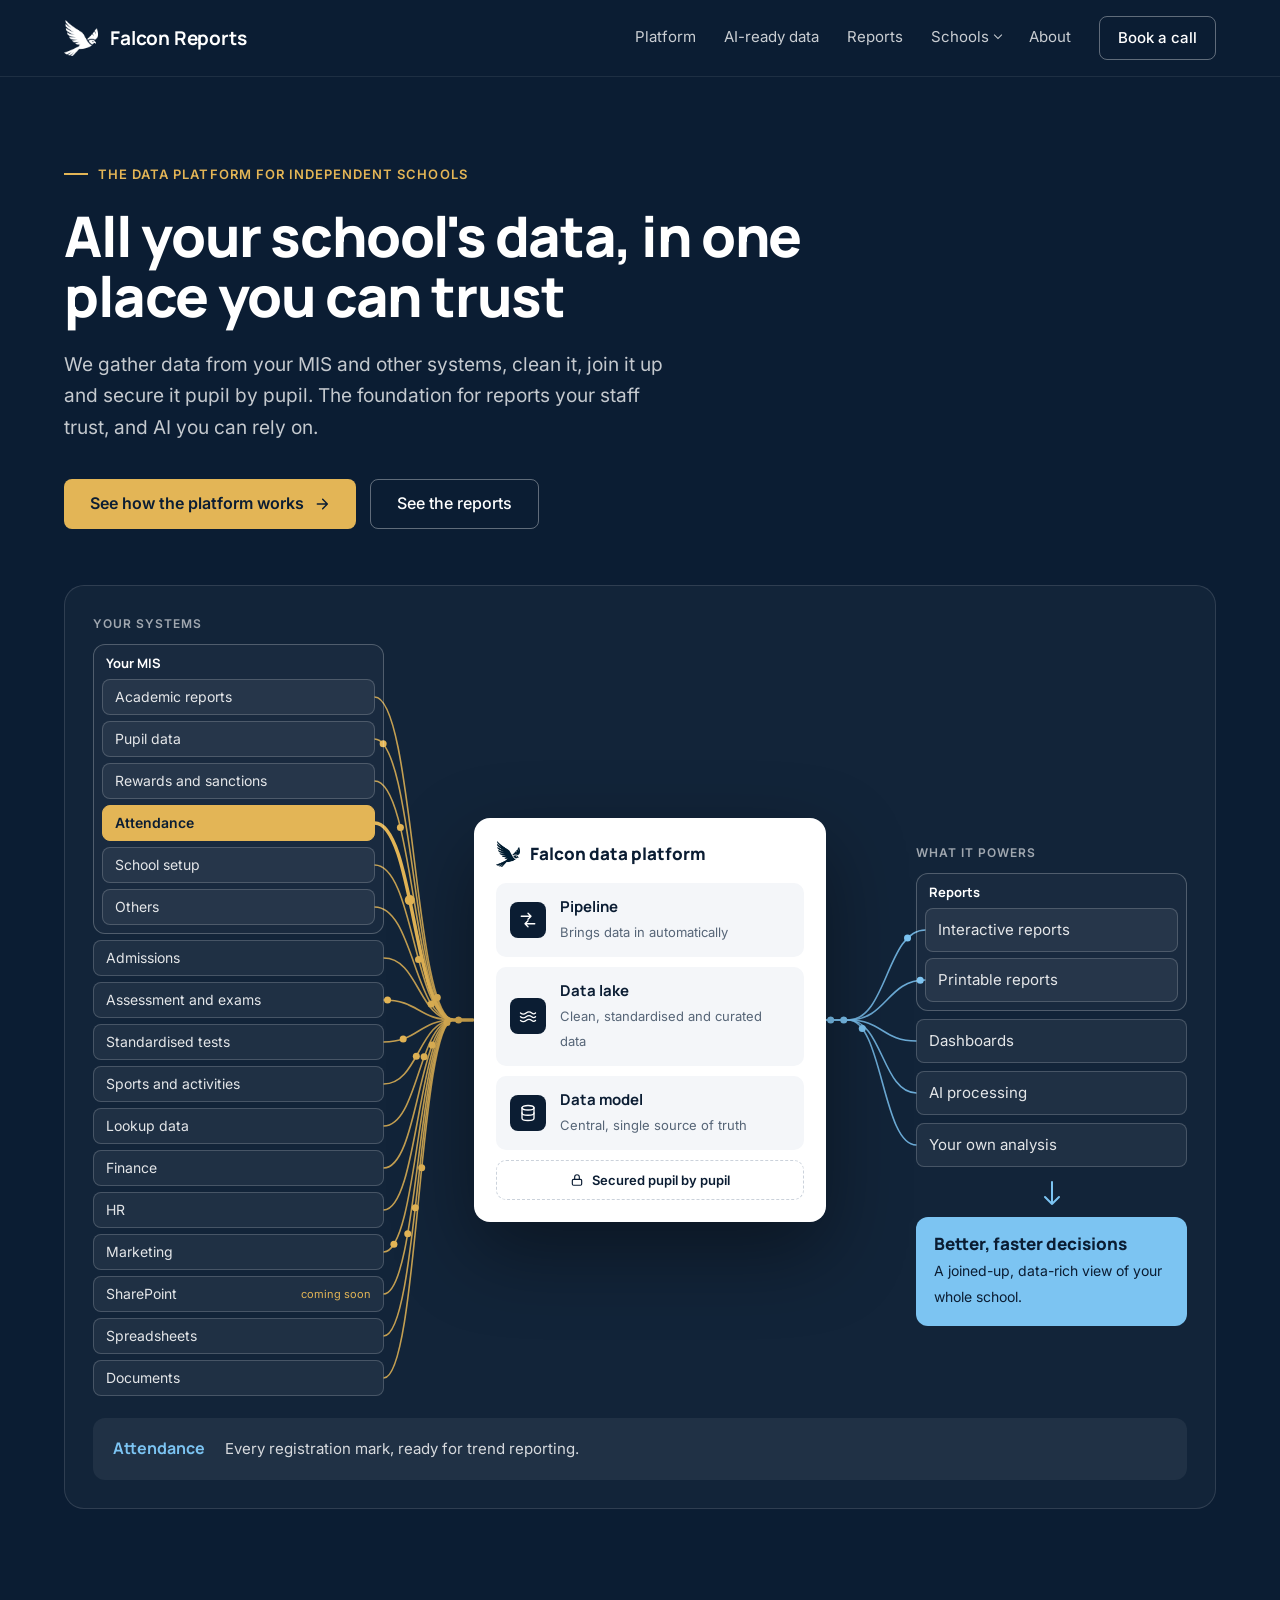
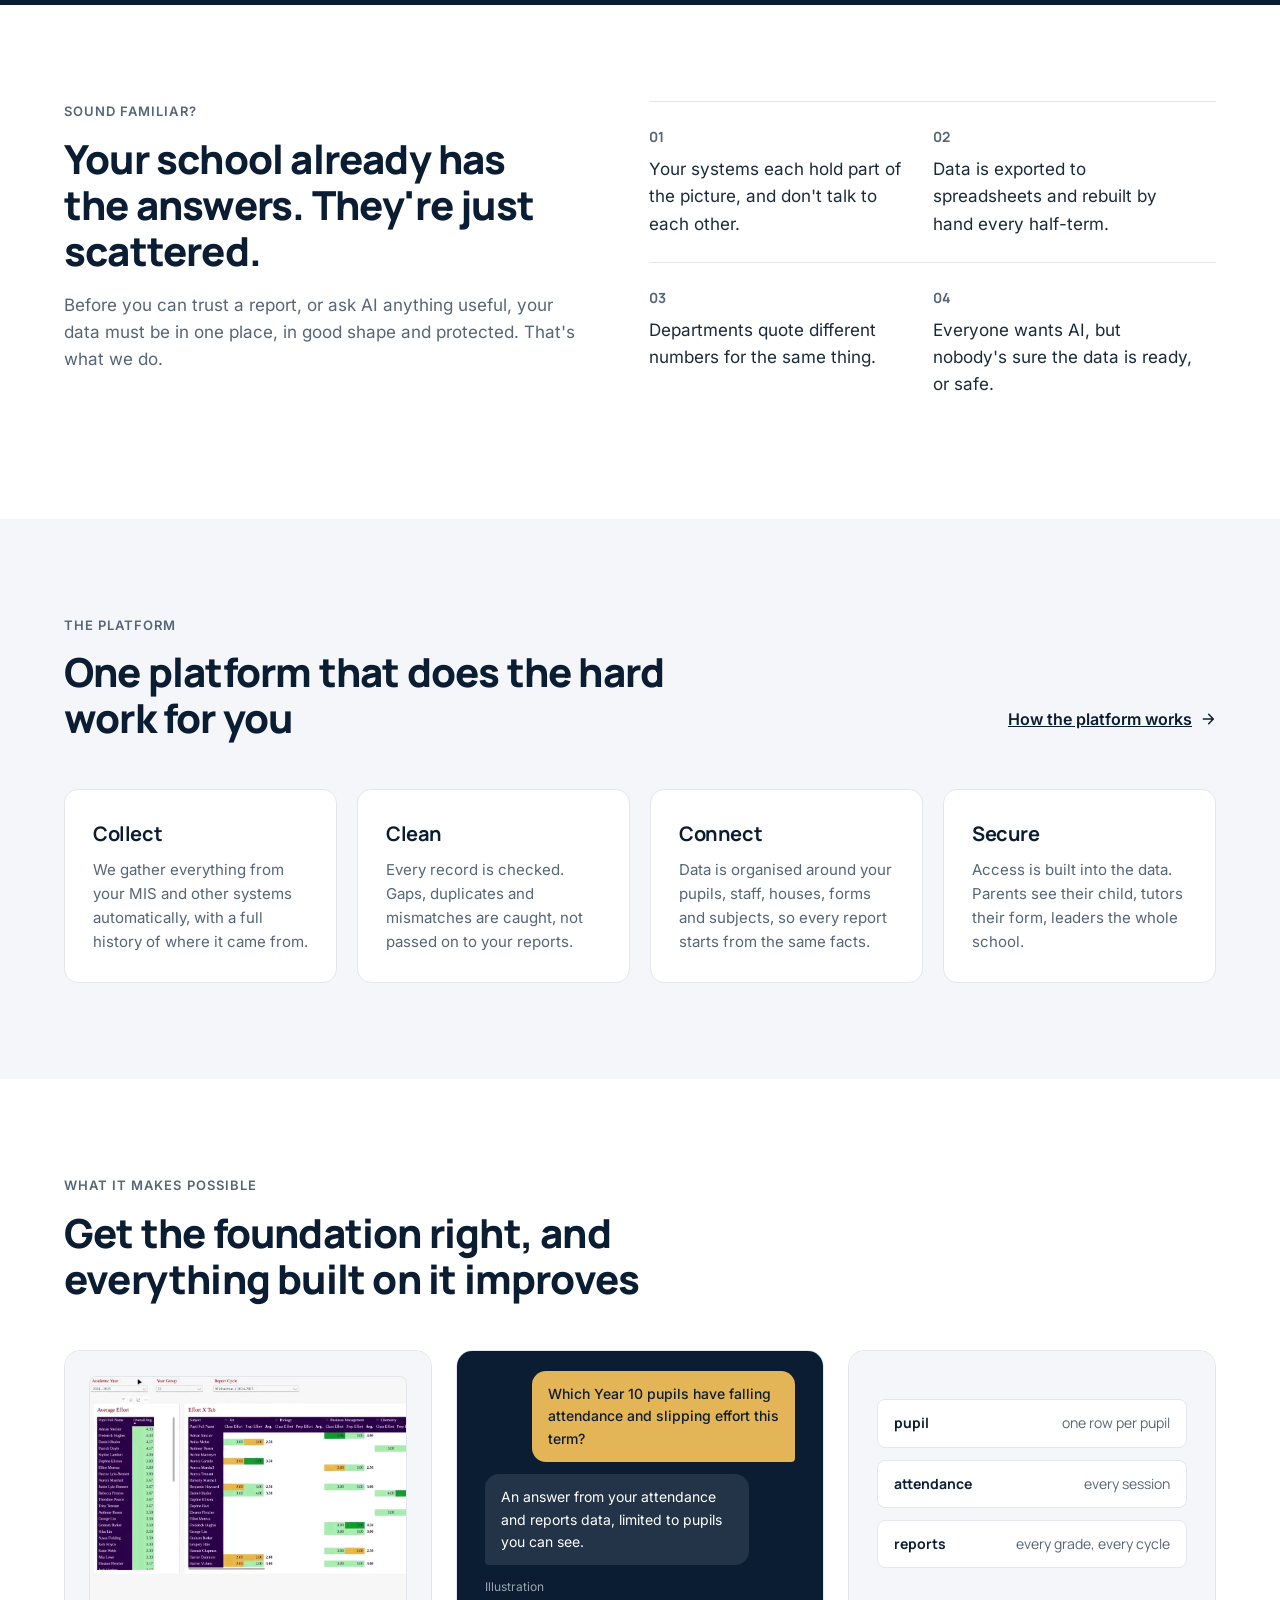
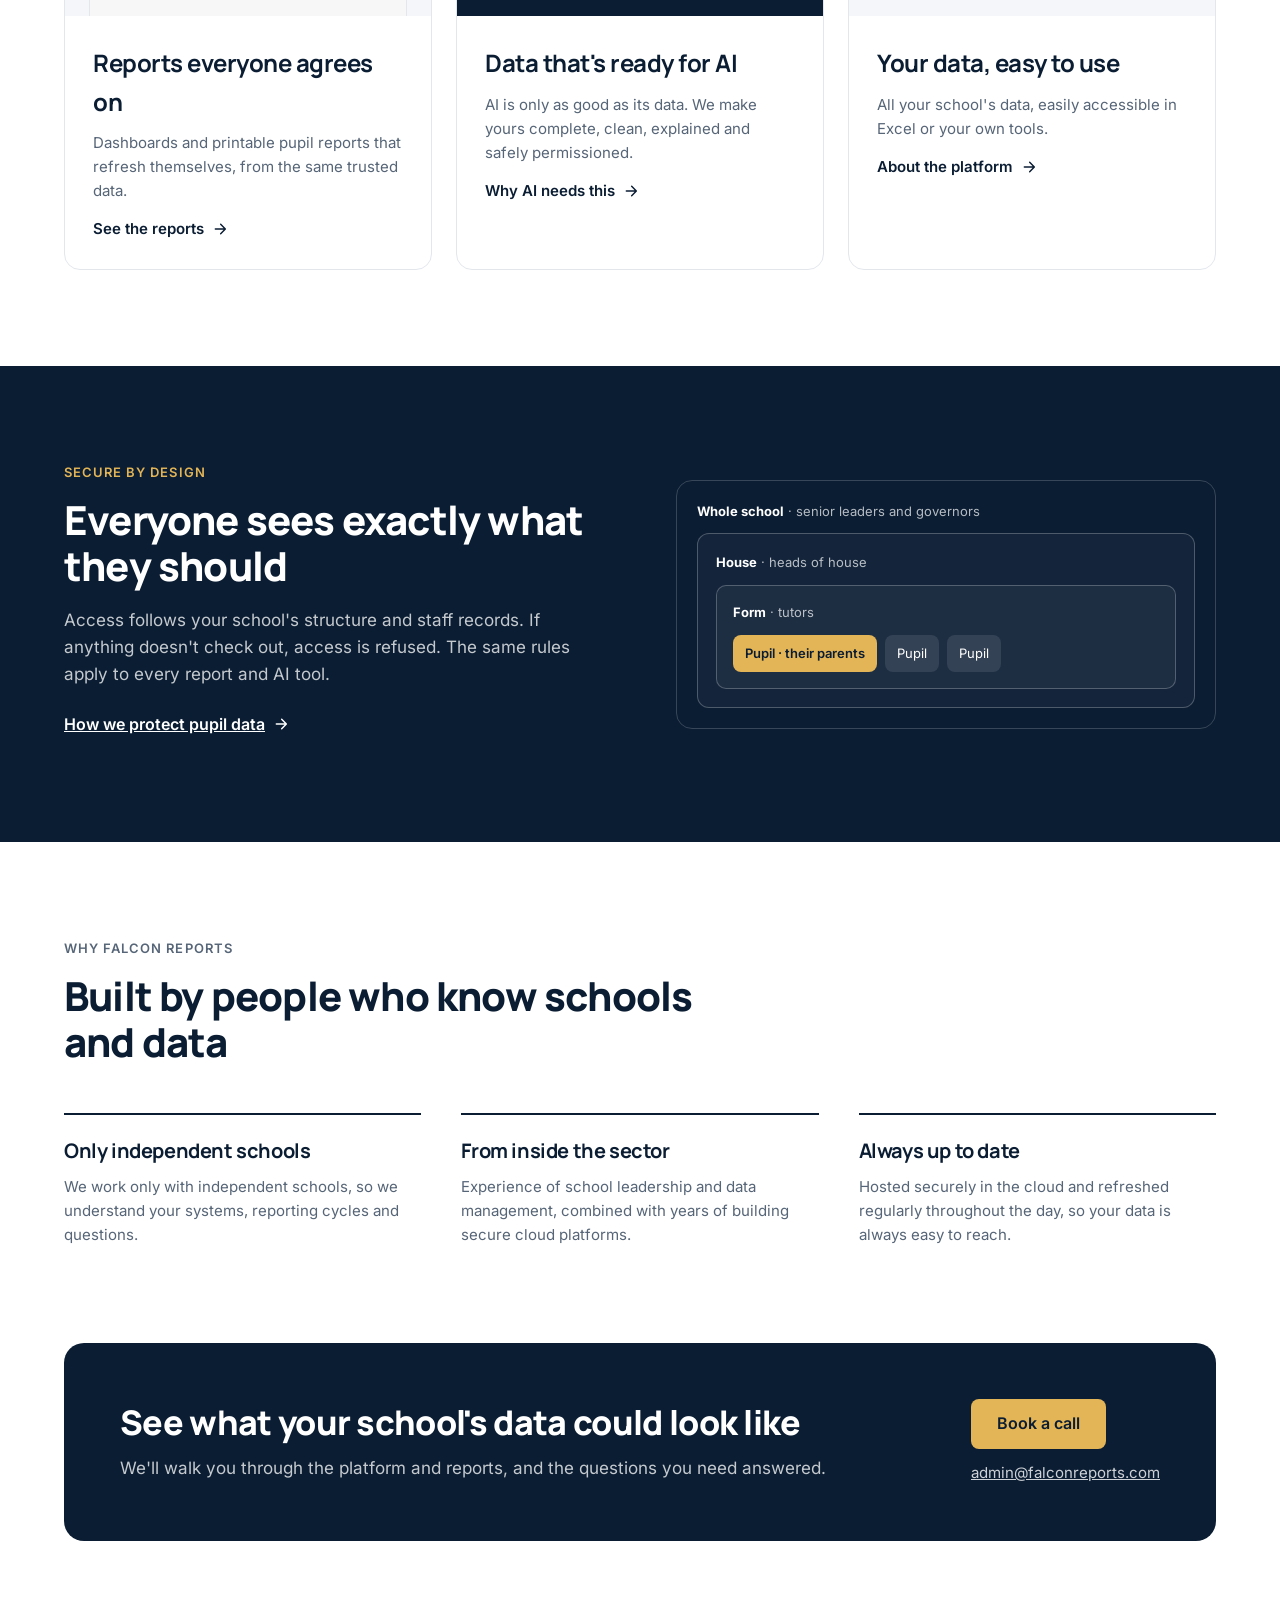
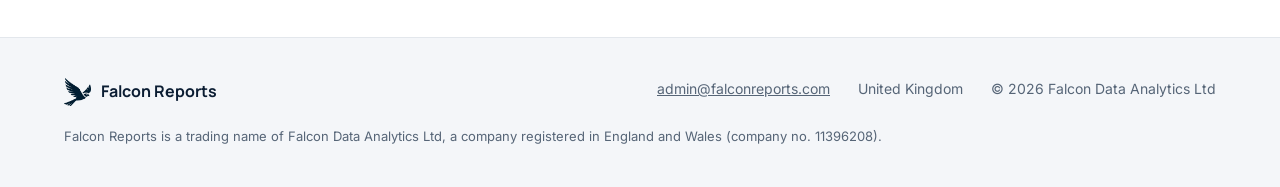
<file: index.html>
<!doctype html>
<html lang="en-GB">
  <head>
    <meta charset="UTF-8" />
    <meta name="viewport" content="width=device-width, initial-scale=1.0" />
    <meta name="description" content="Falcon Reports gathers your school's data into one secure, trusted platform: the foundation for reports staff trust and AI you can rely on." />
    <meta name="theme-color" content="#0b1d33" />
    <title>Falcon Reports | The data platform for independent schools</title>
    <link rel="preload" href="assets/fonts/inter-latin-wght-normal.woff2" as="font" type="font/woff2" crossorigin />
    <link rel="preload" href="assets/fonts/manrope-latin-wght-normal.woff2" as="font" type="font/woff2" crossorigin />
    <link rel="stylesheet" href="style.css" />

    <link rel="icon" href="favicon.ico" sizes="any" />
    <link rel="apple-touch-icon" sizes="180x180" href="assets/favicon/apple-touch-icon.png" />
    <link rel="icon" type="image/png" sizes="32x32" href="assets/favicon/favicon-32x32.png" />
    <link rel="icon" type="image/png" sizes="16x16" href="assets/favicon/favicon-16x16.png" />
    <link rel="manifest" href="assets/favicon/site.webmanifest" />
    <script src="script.js" defer></script>
  </head>
  <body>
    <header class="site-header">
      <div class="header-inner">
        <a href="index.html" class="brand">
          <img src="assets/falcon-logo-white.png" alt="" />
          <span>Falcon Reports</span>
        </a>
        <button class="nav-toggle" aria-label="Toggle navigation" aria-expanded="false" aria-controls="main-nav">
          <span></span>
          <span></span>
          <span></span>
        </button>
        <nav id="main-nav" aria-label="Main">
          <a href="platform.html">Platform</a>
          <a href="ai-ready-data.html">AI-ready data</a>
          <a href="reports.html">Reports</a>
          <div class="nav-dropdown">
            <button class="nav-dropdown-toggle" aria-expanded="false" aria-controls="schools-menu">Schools</button>
            <ul class="nav-dropdown-menu" id="schools-menu">
              <li><a href="uk-schools.html">UK schools</a></li>
              <li><a href="international-schools.html">International schools</a></li>
            </ul>
          </div>
          <a href="about.html">About</a>
          <a href="mailto:admin@falconreports.com" class="nav-cta">Book a call</a>
        </nav>
      </div>
    </header>

    <section class="hero">
      <div class="container">
        <div class="hero-intro">
          <p class="hero-eyebrow">The data platform for independent schools</p>
          <h1>All your school's data, in one place you can trust</h1>
          <p class="hero-lead">
            We gather data from your MIS and other systems, clean it, join it
            up and secure it pupil by pupil. The foundation for reports your
            staff trust, and AI you can rely on.
          </p>
          <div class="btn-row">
            <a href="platform.html" class="btn btn-primary"
              >See how the platform works <svg class="icon" viewBox="0 0 24 24" aria-hidden="true"><path d="M5 12h14M13 5l7 7-7 7"/></svg
            ></a>
            <a href="reports.html" class="btn btn-ghost">See the reports</a>
          </div>
        </div>

        <!-- Interactive data-flow diagram. Lines and dots are drawn by script.js. -->
        <div class="flow-box">
          <div class="flow" data-flow data-selected="att">
            <svg class="flow-svg" aria-hidden="true"></svg>

            <div class="flow-col flow-src">
              <p class="flow-label">Your systems</p>
              <div class="flow-group">
                <p class="flow-group-title">Your MIS</p>
                <button type="button" class="pill" data-source data-id="acad" data-text="Grades, effort and comments from every report cycle.">Academic reports</button>
                <button type="button" class="pill" data-source data-id="pupil" data-text="Who your pupils are: year groups, forms and houses.">Pupil data</button>
                <button type="button" class="pill" data-source data-id="rs" data-text="Merits and sanctions, by pupil and over time.">Rewards and sanctions</button>
                <button type="button" class="pill" data-source data-id="att" data-text="Every registration mark, ready for trend reporting.">Attendance</button>
                <button type="button" class="pill" data-source data-id="setup" data-text="Terms, subjects, sets and staff: the structure that ties it all together.">School setup</button>
                <button type="button" class="pill" data-source data-id="misother" data-text="Any other MIS data your school relies on, from boarding to trips.">Others</button>
              </div>
              <button type="button" class="pill" data-source data-id="adm" data-text="Enquiries and applications, for pipeline and trend reporting.">Admissions</button>
              <button type="button" class="pill" data-source data-id="assess" data-text="Internal assessments and exam results, linked to each pupil.">Assessment and exams</button>
              <button type="button" class="pill" data-source data-id="std" data-text="Standardised scores, for benchmarking and progress.">Standardised tests</button>
              <button type="button" class="pill" data-source data-id="sport" data-text="Teams, fixtures and clubs, alongside each pupil’s record.">Sports and activities</button>
              <button type="button" class="pill" data-source data-id="lookup" data-text="Reference lists and codes that keep every system consistent.">Lookup data</button>
              <button type="button" class="pill" data-source data-id="fin" data-text="Fees and budgets, for leadership and governor reporting.">Finance</button>
              <button type="button" class="pill" data-source data-id="hr" data-text="Staffing data, for workforce reporting.">HR</button>
              <button type="button" class="pill" data-source data-id="mkt" data-text="Campaigns and engagement, alongside admissions and enquiries.">Marketing</button>
              <button type="button" class="pill" data-source data-id="sp" data-label="SharePoint" data-text="Files and lists your staff already keep. Coming soon.">SharePoint <span class="pill-tag">coming soon</span></button>
              <button type="button" class="pill" data-source data-id="sheets" data-text="The trackers and lists kept outside your systems, brought in with care.">Spreadsheets</button>
              <button type="button" class="pill" data-source data-id="docs" data-text="Useful information locked in documents, turned into data you can use.">Documents</button>
            </div>

            <div class="flow-gap" data-gap="in"></div>

            <div class="flow-col flow-platform">
              <p class="platform-title"><img src="assets/falcon-logo-navy.png" alt="" />Falcon data platform</p>
              <div class="platform-stage">
                <span class="stage-icon"><svg viewBox="0 0 24 24" aria-hidden="true"><path d="M3 7h13M12 3l4 4-4 4"/><path d="M21 17H8M12 13l-4 4 4 4"/></svg></span>
                <div><strong>Pipeline</strong><span>Brings data in automatically</span></div>
              </div>
              <div class="platform-stage">
                <span class="stage-icon"><svg viewBox="0 0 24 24" aria-hidden="true"><path d="M2 8c2.5 2 5 2 7.5 0s5-2 7.5 0 3.5 1.5 5 0"/><path d="M2 13c2.5 2 5 2 7.5 0s5-2 7.5 0 3.5 1.5 5 0"/><path d="M2 18c2.5 2 5 2 7.5 0s5-2 7.5 0 3.5 1.5 5 0"/></svg></span>
                <div><strong>Data lake</strong><span>Clean, standardised and curated data</span></div>
              </div>
              <div class="platform-stage">
                <span class="stage-icon"><svg viewBox="0 0 24 24" aria-hidden="true"><ellipse cx="12" cy="5" rx="8" ry="3"/><path d="M4 5v14c0 1.7 3.6 3 8 3s8-1.3 8-3V5"/><path d="M4 12c0 1.7 3.6 3 8 3s8-1.3 8-3"/></svg></span>
                <div><strong>Data model</strong><span>Central, single source of truth</span></div>
              </div>
              <p class="platform-secure"><svg viewBox="0 0 24 24" aria-hidden="true"><rect x="4" y="11" width="16" height="10" rx="2"/><path d="M8 11V7a4 4 0 0 1 8 0v4"/></svg>Secured pupil by pupil</p>
            </div>

            <div class="flow-gap" data-gap="out"></div>

            <div class="flow-col flow-out">
              <p class="flow-label">What it powers</p>
              <div class="flow-group">
                <p class="flow-group-title">Reports</p>
                <button type="button" class="pill pill--out" data-output data-id="ireports" data-text="Explore and filter reports built around your school.">Interactive reports</button>
                <button type="button" class="pill pill--out" data-output data-id="preports" data-text="School-branded pupil reports, ready to print.">Printable reports</button>
              </div>
              <button type="button" class="pill pill--out" data-output data-id="dash" data-text="At-a-glance views for leaders and staff.">Dashboards</button>
              <button type="button" class="pill pill--out" data-output data-id="ai" data-text="Questions answered from trusted data, within each person’s permissions.">AI processing</button>
              <button type="button" class="pill pill--out" data-output data-id="own" data-text="Direct access for your team, in Excel or your own tools.">Your own analysis</button>
              <div class="flow-outcome">
                <svg viewBox="0 0 18 26" aria-hidden="true"><path d="M9 1v22M2 16l7 7 7-7"/></svg>
                <p class="outcome-card">
                  <strong>Better, faster decisions</strong>
                  <span>A joined-up, data-rich view of your whole school.</span>
                </p>
              </div>
            </div>
          </div>

          <p class="flow-detail" aria-live="polite">
            <strong data-flow-title>Attendance</strong>
            <span data-flow-text>Every registration mark, ready for trend reporting.</span>
          </p>
        </div>
      </div>
    </section>

    <main>
      <section class="section">
        <div class="container split">
          <div>
            <p class="eyebrow">Sound familiar?</p>
            <h2 class="h2">Your school already has the answers. They're just scattered.</h2>
            <p class="lead-muted">
              Before you can trust a report, or ask AI anything useful, your
              data must be in one place, in good shape and protected. That's
              what we do.
            </p>
          </div>
          <ol class="numbered-list" style="flex-grow: 1.4">
            <li><span class="num">01</span>Your systems each hold part of the picture, and don't talk to each other.</li>
            <li><span class="num">02</span>Data is exported to spreadsheets and rebuilt by hand every half-term.</li>
            <li><span class="num">03</span>Departments quote different numbers for the same thing.</li>
            <li><span class="num">04</span>Everyone wants AI, but nobody's sure the data is ready, or safe.</li>
          </ol>
        </div>
      </section>

      <section class="section section--subtle">
        <div class="container">
          <div class="section-head section-head--row">
            <div>
              <p class="eyebrow">The platform</p>
              <h2>One platform that does the hard work for you</h2>
            </div>
            <a href="platform.html" class="link-arrow"
              >How the platform works <svg class="icon" viewBox="0 0 24 24" aria-hidden="true"><path d="M5 12h14M13 5l7 7-7 7"/></svg
            ></a>
          </div>
          <div class="grid grid--250">
            <div class="card">
              <h3>Collect</h3>
              <p>We gather everything from your MIS and other systems automatically, with a full history of where it came from.</p>
            </div>
            <div class="card">
              <h3>Clean</h3>
              <p>Every record is checked. Gaps, duplicates and mismatches are caught, not passed on to your reports.</p>
            </div>
            <div class="card">
              <h3>Connect</h3>
              <p>Data is organised around your pupils, staff, houses, forms and subjects, so every report starts from the same facts.</p>
            </div>
            <div class="card">
              <h3>Secure</h3>
              <p>Access is built into the data. Parents see their child, tutors their form, leaders the whole school.</p>
            </div>
          </div>
        </div>
      </section>

      <section class="section">
        <div class="container">
          <div class="section-head">
            <p class="eyebrow">What it makes possible</p>
            <h2>Get the foundation right, and everything built on it improves</h2>
          </div>
          <div class="grid grid--340">
            <a href="reports.html" class="feature-card">
              <div class="feature-visual feature-visual--image">
                <img src="assets/video/effort-by-subject-poster.jpg" alt="Effort by subject report showing pupils' class and prep effort, colour-coded by subject" loading="lazy" />
              </div>
              <div class="feature-body">
                <h3>Reports everyone agrees on</h3>
                <p>Dashboards and printable pupil reports that refresh themselves, from the same trusted data.</p>
                <span class="more">See the reports <svg class="icon" viewBox="0 0 24 24" aria-hidden="true"><path d="M5 12h14M13 5l7 7-7 7"/></svg></span>
              </div>
            </a>
            <a href="ai-ready-data.html" class="feature-card">
              <div class="feature-visual feature-visual--navy">
                <p class="bubble bubble--q">Which Year 10 pupils have falling attendance and slipping effort this term?</p>
                <p class="bubble bubble--a">An answer from your attendance and reports data, limited to pupils you can see.</p>
                <p class="illustration-note">Illustration</p>
              </div>
              <div class="feature-body">
                <h3>Data that's ready for AI</h3>
                <p>AI is only as good as its data. We make yours complete, clean, explained and safely permissioned.</p>
                <span class="more">Why AI needs this <svg class="icon" viewBox="0 0 24 24" aria-hidden="true"><path d="M5 12h14M13 5l7 7-7 7"/></svg></span>
              </div>
            </a>
            <a href="platform.html" class="feature-card">
              <div class="feature-visual">
                <p class="table-chip"><strong>pupil</strong><span>one row per pupil</span></p>
                <p class="table-chip"><strong>attendance</strong><span>every session</span></p>
                <p class="table-chip"><strong>reports</strong><span>every grade, every cycle</span></p>
              </div>
              <div class="feature-body">
                <h3>Your data, easy to use</h3>
                <p>All your school's data, easily accessible in Excel or your own tools.</p>
                <span class="more">About the platform <svg class="icon" viewBox="0 0 24 24" aria-hidden="true"><path d="M5 12h14M13 5l7 7-7 7"/></svg></span>
              </div>
            </a>
          </div>
        </div>
      </section>

      <section class="section section--navy">
        <div class="container split split--center">
          <div>
            <p class="eyebrow">Secure by design</p>
            <h2 class="h2">Everyone sees exactly what they should</h2>
            <p class="lead-muted" style="color: var(--on-navy)">
              Access follows your school's structure and staff records. If
              anything doesn't check out, access is refused. The same rules
              apply to every report and AI tool.
            </p>
            <a href="platform.html" class="link-arrow" style="margin-top: 14px"
              >How we protect pupil data <svg class="icon" viewBox="0 0 24 24" aria-hidden="true"><path d="M5 12h14M13 5l7 7-7 7"/></svg
            ></a>
          </div>
          <div class="nest" aria-label="Access is nested: whole school, then house, then form, then each pupil">
            <p class="nest-label"><strong>Whole school</strong> · senior leaders and governors</p>
            <div class="nest">
              <p class="nest-label"><strong>House</strong> · heads of house</p>
              <div class="nest">
                <p class="nest-label"><strong>Form</strong> · tutors</p>
                <p class="nest-pupils">
                  <span class="is-highlight">Pupil · their parents</span><span>Pupil</span><span>Pupil</span>
                </p>
              </div>
            </div>
          </div>
        </div>
      </section>

      <section class="section">
        <div class="container">
          <div class="section-head">
            <p class="eyebrow">Why Falcon Reports</p>
            <h2>Built by people who know schools and data</h2>
          </div>
          <div class="grid grid--280">
            <div class="ruled">
              <h3>Only independent schools</h3>
              <p>We work only with independent schools, so we understand your systems, reporting cycles and questions.</p>
            </div>
            <div class="ruled">
              <h3>From inside the sector</h3>
              <p>Experience of school leadership and data management, combined with years of building secure cloud platforms.</p>
            </div>
            <div class="ruled">
              <h3>Always up to date</h3>
              <p>Hosted securely in the cloud and refreshed regularly throughout the day, so your data is always easy to reach.</p>
            </div>
          </div>
        </div>
      </section>

      <section class="section section--flush-top">
        <div class="container">
          <div class="cta-band">
            <div>
              <h2>See what your school's data could look like</h2>
              <p>We'll walk you through the platform and reports, and the questions you need answered.</p>
            </div>
            <div class="cta-actions">
              <a href="mailto:admin@falconreports.com" class="btn btn-primary">Book a call</a>
              <a href="mailto:admin@falconreports.com" class="email">admin@falconreports.com</a>
            </div>
          </div>
        </div>
      </section>
    </main>

    <footer class="site-footer">
      <div class="footer-inner">
        <p class="footer-brand"><img src="assets/falcon-logo-navy.png" alt="" />Falcon Reports</p>
        <p class="footer-meta">
          <a href="mailto:admin@falconreports.com">admin@falconreports.com</a>
          <span>United Kingdom</span>
          <span>&copy; 2026 Falcon Data Analytics Ltd</span>
        </p>
      </div>
      <p class="footer-legal">
        Falcon Reports is a trading name of Falcon Data Analytics Ltd, a company
        registered in England and Wales (company no. 11396208).
      </p>
    </footer>
  </body>
</html>
</file>
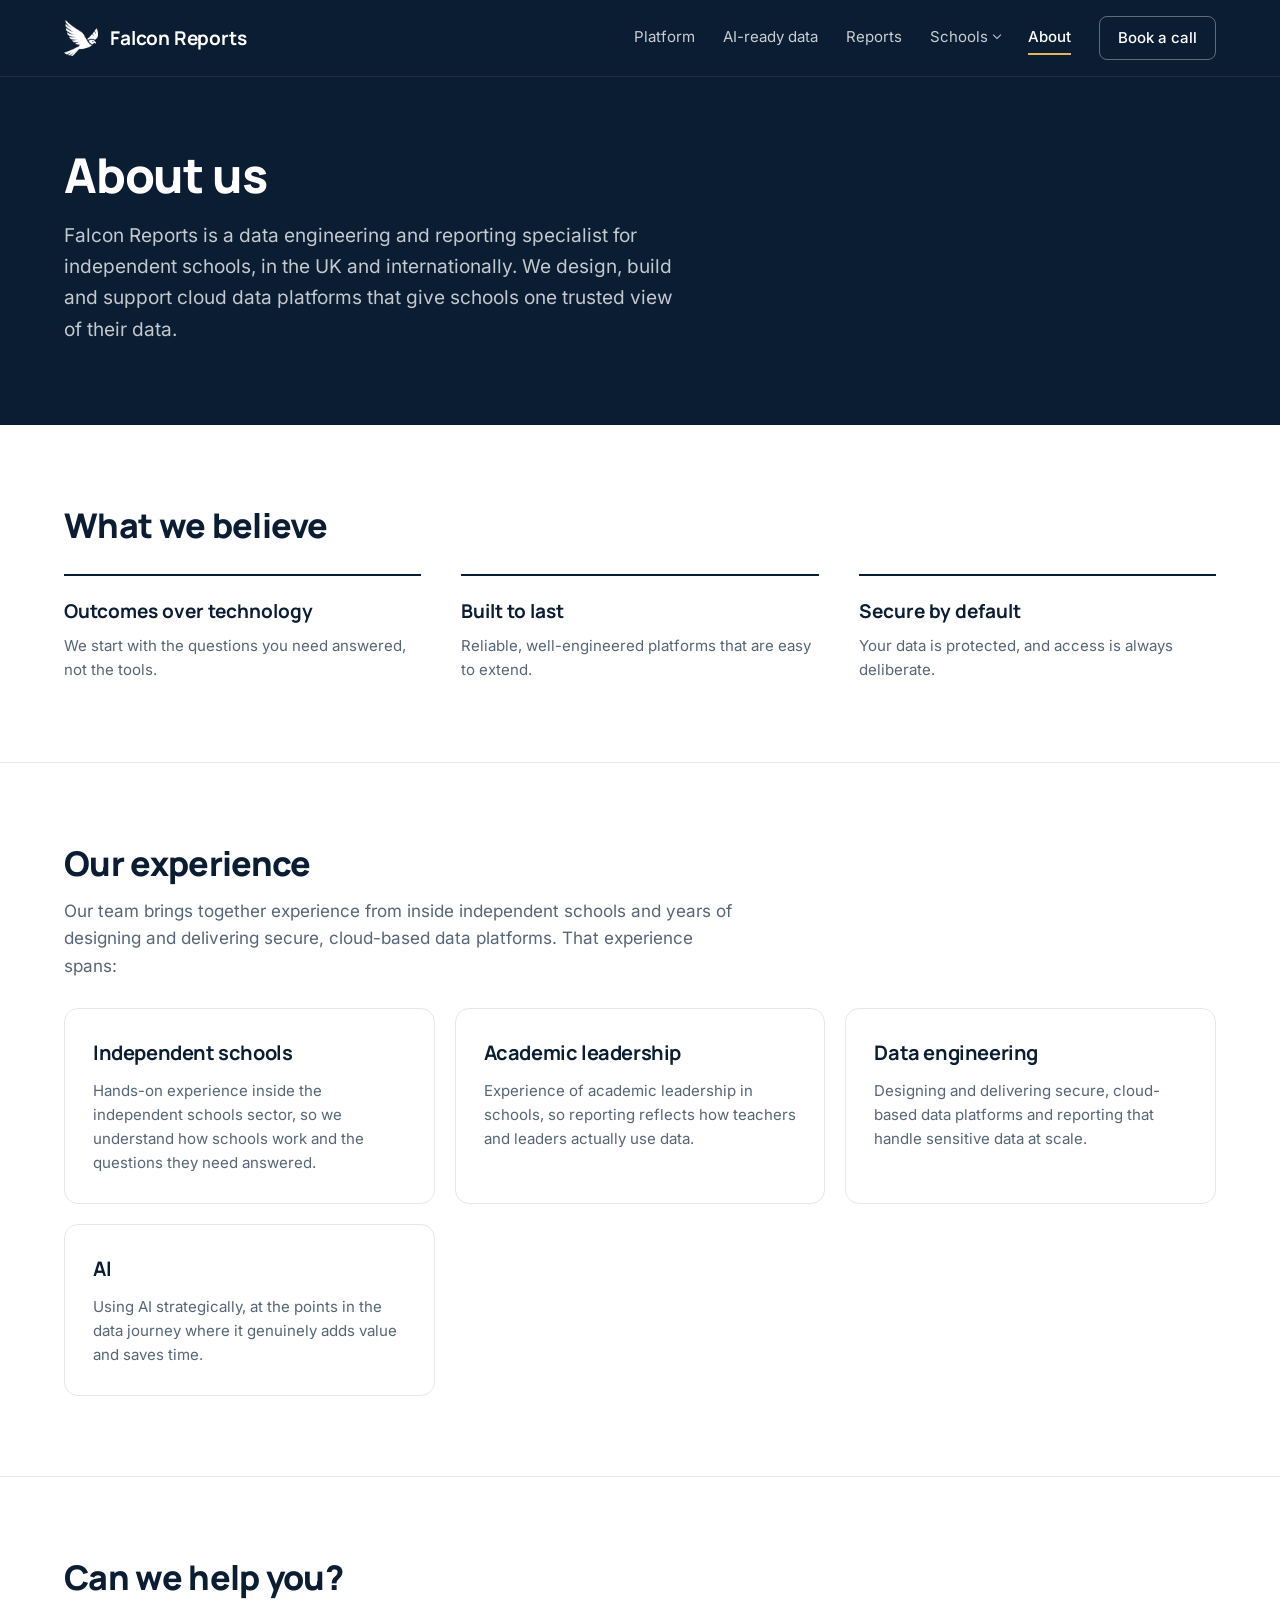
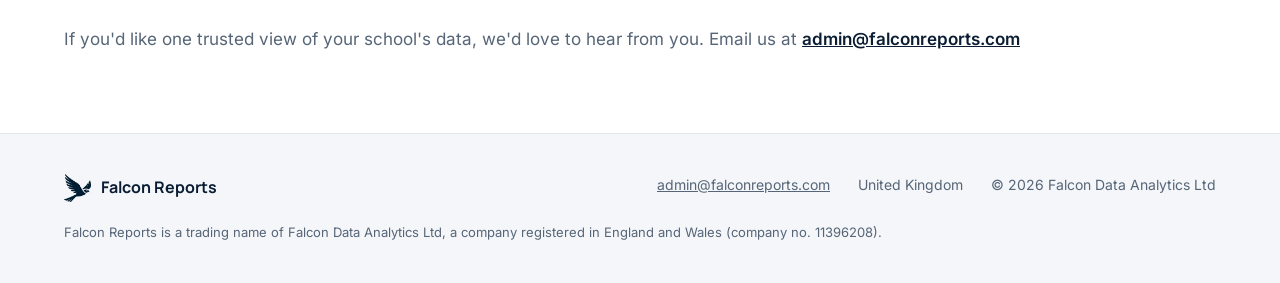
<file: about.html>
<!doctype html>
<html lang="en-GB">
  <head>
    <meta charset="UTF-8" />
    <meta name="viewport" content="width=device-width, initial-scale=1.0" />
    <meta name="description" content="About Falcon Reports, a data and reporting specialist for UK and international independent schools." />
    <meta name="theme-color" content="#0b1d33" />
    <title>About | Falcon Reports</title>
    <link rel="preload" href="assets/fonts/inter-latin-wght-normal.woff2" as="font" type="font/woff2" crossorigin />
    <link rel="preload" href="assets/fonts/manrope-latin-wght-normal.woff2" as="font" type="font/woff2" crossorigin />
    <link rel="stylesheet" href="style.css" />

    <link rel="icon" href="favicon.ico" sizes="any" />
    <link rel="apple-touch-icon" sizes="180x180" href="assets/favicon/apple-touch-icon.png" />
    <link rel="icon" type="image/png" sizes="32x32" href="assets/favicon/favicon-32x32.png" />
    <link rel="icon" type="image/png" sizes="16x16" href="assets/favicon/favicon-16x16.png" />
    <link rel="manifest" href="assets/favicon/site.webmanifest" />
    <script src="script.js" defer></script>
  </head>
  <body>
    <header class="site-header">
      <div class="header-inner">
        <a href="index.html" class="brand">
          <img src="assets/falcon-logo-white.png" alt="" />
          <span>Falcon Reports</span>
        </a>
        <button class="nav-toggle" aria-label="Toggle navigation" aria-expanded="false" aria-controls="main-nav">
          <span></span>
          <span></span>
          <span></span>
        </button>
        <nav id="main-nav" aria-label="Main">
          <a href="platform.html">Platform</a>
          <a href="ai-ready-data.html">AI-ready data</a>
          <a href="reports.html">Reports</a>
          <div class="nav-dropdown">
            <button class="nav-dropdown-toggle" aria-expanded="false" aria-controls="schools-menu">Schools</button>
            <ul class="nav-dropdown-menu" id="schools-menu">
              <li><a href="uk-schools.html">UK schools</a></li>
              <li><a href="international-schools.html">International schools</a></li>
            </ul>
          </div>
          <a href="about.html" aria-current="page">About</a>
          <a href="mailto:admin@falconreports.com" class="nav-cta">Book a call</a>
        </nav>
      </div>
    </header>

    <main>
      <section class="page-hero">
        <div class="section-inner">
          <h1>About us</h1>
          <p>
            Falcon Reports is a data engineering and reporting specialist for
            independent schools, in the UK and internationally. We design,
            build and support cloud data platforms that give schools one trusted
            view of their data.
          </p>
        </div>
      </section>

      <section class="values">
        <div class="section-inner">
          <h2>What we believe</h2>
          <dl class="diff-grid">
            <div class="diff-item">
              <dt>Outcomes over technology</dt>
              <dd>
                We start with the questions you need answered, not the tools.
              </dd>
            </div>
            <div class="diff-item">
              <dt>Built to last</dt>
              <dd>
                Reliable, well-engineered platforms that are easy to extend.
              </dd>
            </div>
            <div class="diff-item">
              <dt>Secure by default</dt>
              <dd>Your data is protected, and access is always deliberate.</dd>
            </div>
          </dl>
        </div>
      </section>

      <section class="experience">
        <div class="section-inner">
          <h2>Our experience</h2>
          <p class="section-intro">
            Our team brings together experience from inside independent schools
            and years of designing and delivering secure, cloud-based data
            platforms. That experience spans:
          </p>
          <div class="service-grid">
            <article class="service">
              <h3>Independent schools</h3>
              <p>
                Hands-on experience inside the independent schools sector, so we
                understand how schools work and the questions they need
                answered.
              </p>
            </article>

            <article class="service">
              <h3>Academic leadership</h3>
              <p>
                Experience of academic leadership in schools, so reporting
                reflects how teachers and leaders actually use data.
              </p>
            </article>

            <article class="service">
              <h3>Data engineering</h3>
              <p>
                Designing and delivering secure, cloud-based data platforms and
                reporting that handle sensitive data at scale.
              </p>
            </article>

            <article class="service">
              <h3>AI</h3>
              <p>
                Using AI strategically, at the points in the data journey where
                it genuinely adds value and saves time.
              </p>
            </article>
          </div>
        </div>
      </section>

      <section class="contact">
        <div class="section-inner">
          <h2>Can we help you?</h2>
          <p>
            If you'd like one trusted view of your school's data, we'd love to
            hear from you. Email us at
            <a href="mailto:admin@falconreports.com" class="contact-email"
              >admin@falconreports.com</a
            >
          </p>
        </div>
      </section>
    </main>

    <footer class="site-footer">
      <div class="footer-inner">
        <p class="footer-brand"><img src="assets/falcon-logo-navy.png" alt="" />Falcon Reports</p>
        <p class="footer-meta">
          <a href="mailto:admin@falconreports.com">admin@falconreports.com</a>
          <span>United Kingdom</span>
          <span>&copy; 2026 Falcon Data Analytics Ltd</span>
        </p>
      </div>
      <p class="footer-legal">
        Falcon Reports is a trading name of Falcon Data Analytics Ltd, a company
        registered in England and Wales (company no. 11396208).
      </p>
    </footer>
  </body>
</html>
</file>
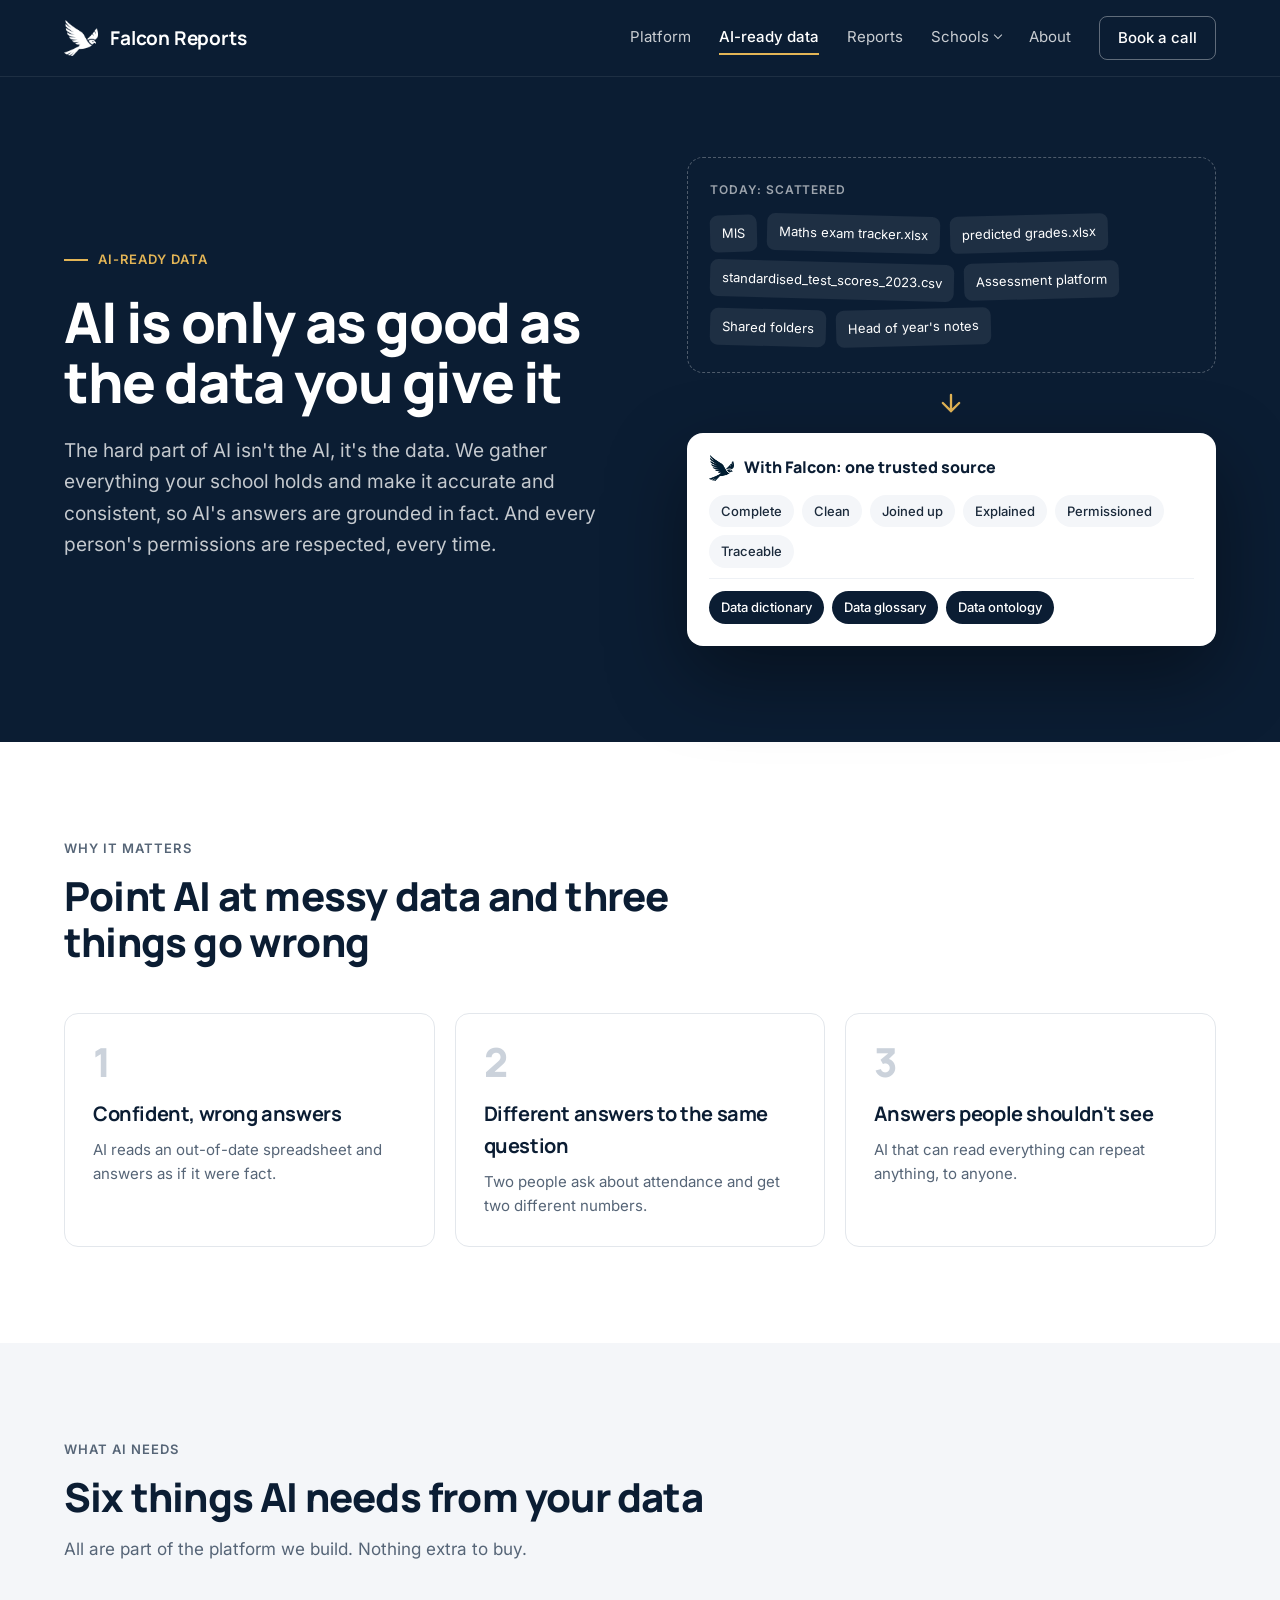
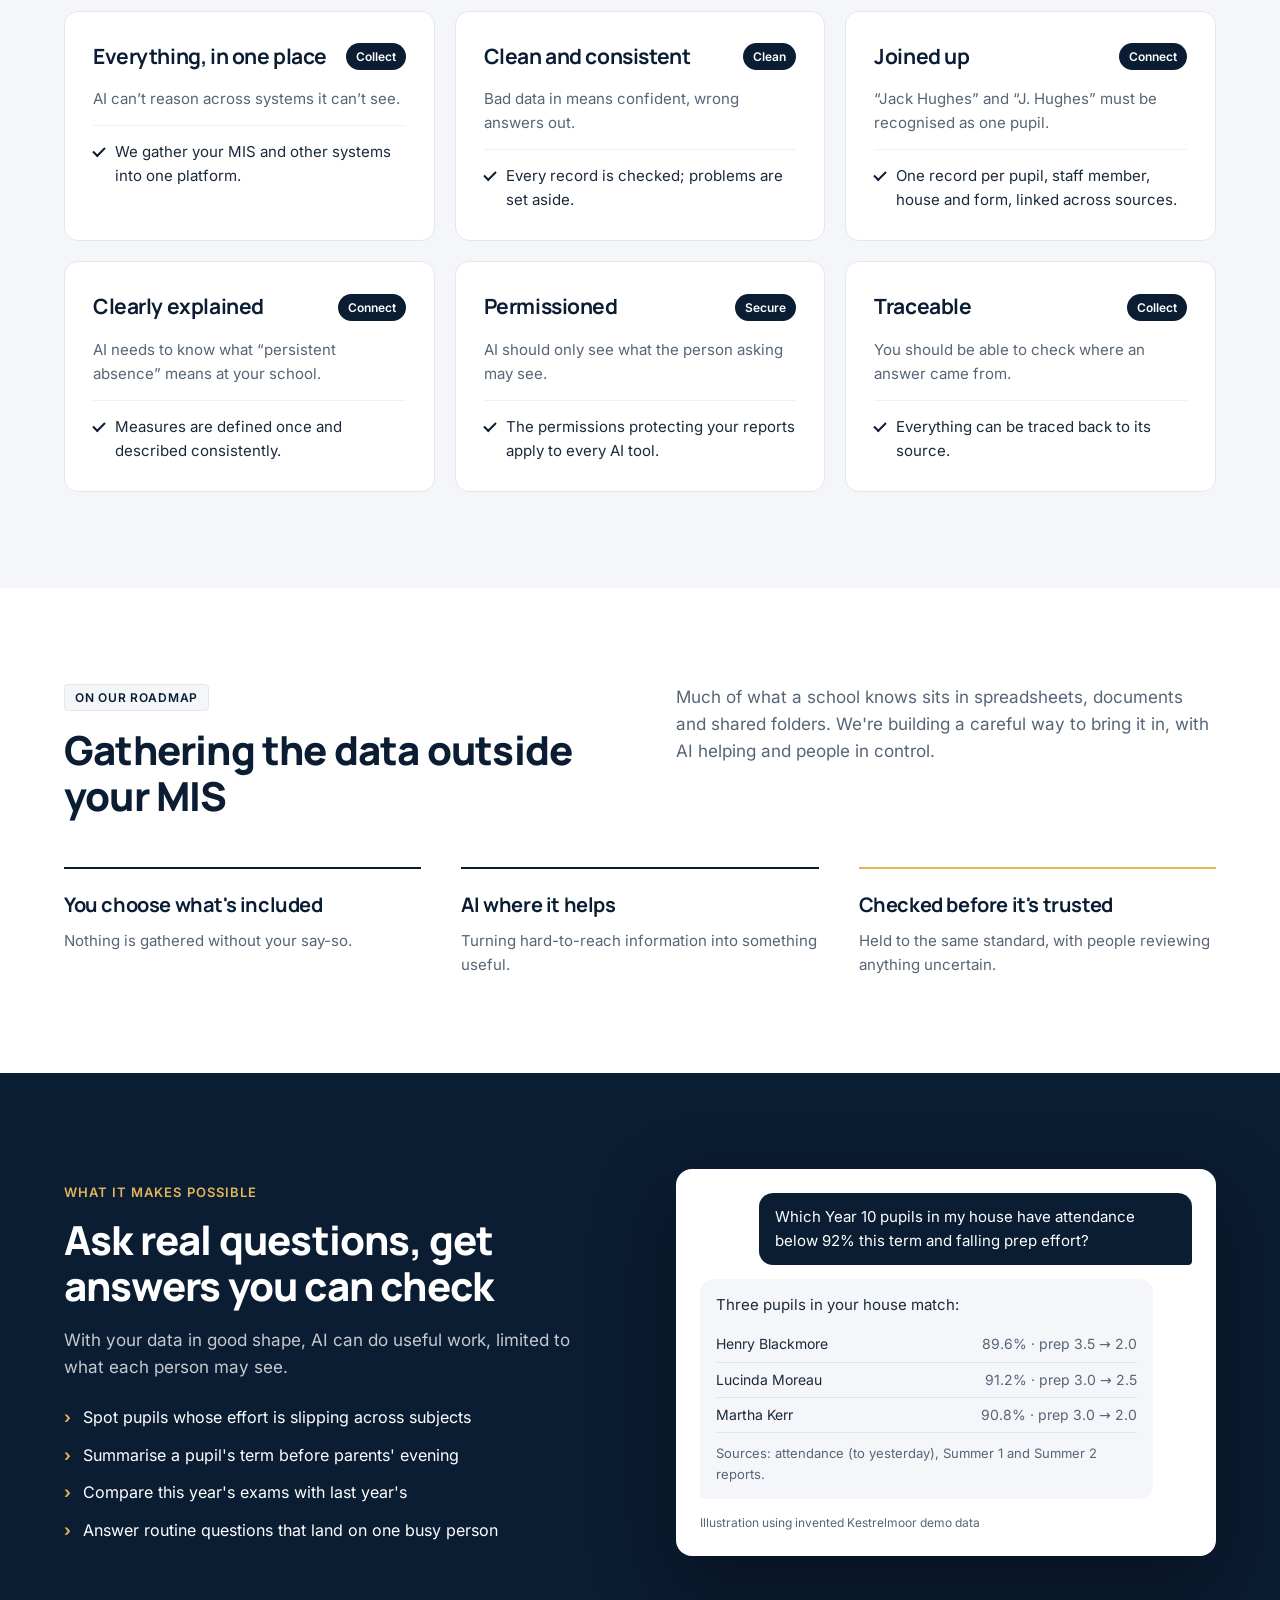
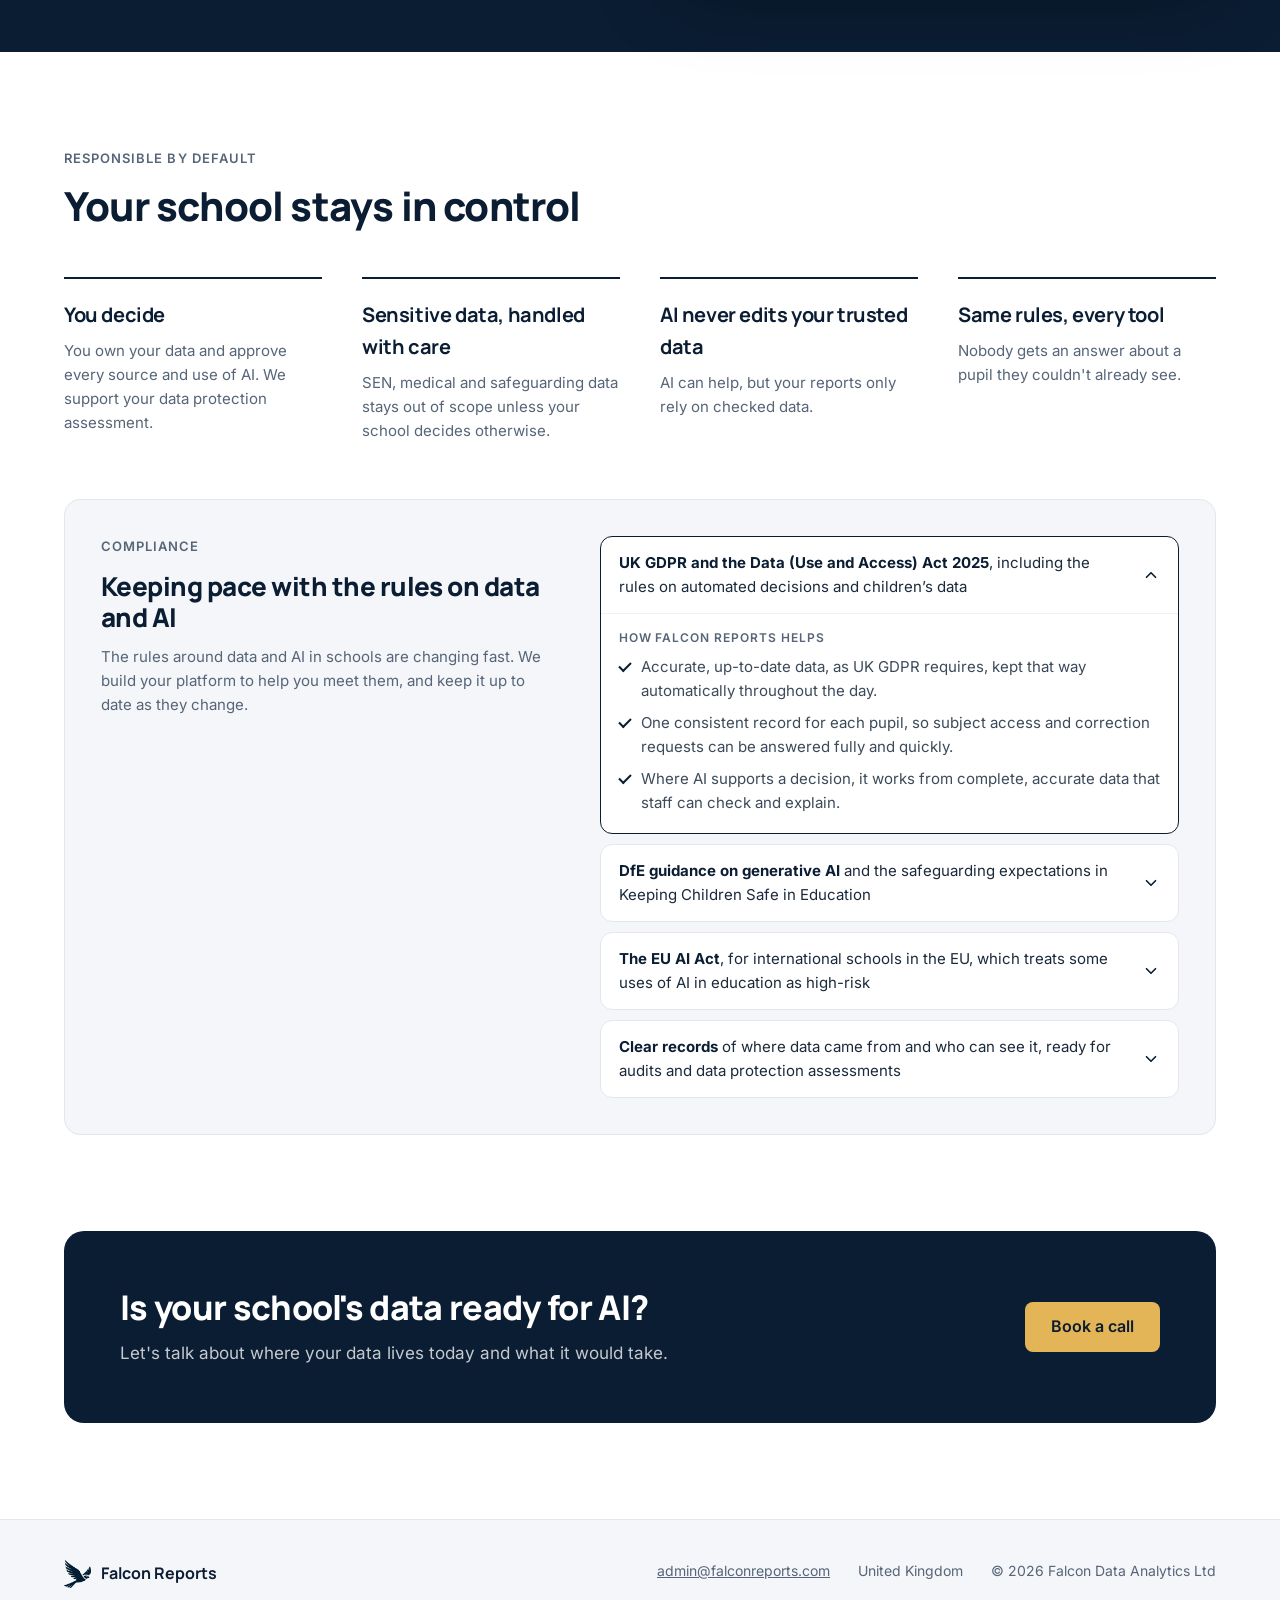
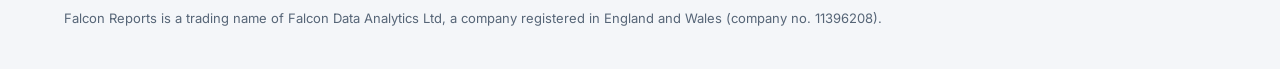
<file: ai-ready-data.html>
<!doctype html>
<html lang="en-GB">
  <head>
    <meta charset="UTF-8" />
    <meta name="viewport" content="width=device-width, initial-scale=1.0" />
    <meta name="description" content="Get your school's data ready for AI: complete, accurate, joined up and permissioned, with compliance in mind." />
    <meta name="theme-color" content="#0b1d33" />
    <title>AI-ready data | Falcon Reports</title>
    <link rel="preload" href="assets/fonts/inter-latin-wght-normal.woff2" as="font" type="font/woff2" crossorigin />
    <link rel="preload" href="assets/fonts/manrope-latin-wght-normal.woff2" as="font" type="font/woff2" crossorigin />
    <link rel="stylesheet" href="style.css" />

    <link rel="icon" href="favicon.ico" sizes="any" />
    <link rel="apple-touch-icon" sizes="180x180" href="assets/favicon/apple-touch-icon.png" />
    <link rel="icon" type="image/png" sizes="32x32" href="assets/favicon/favicon-32x32.png" />
    <link rel="icon" type="image/png" sizes="16x16" href="assets/favicon/favicon-16x16.png" />
    <link rel="manifest" href="assets/favicon/site.webmanifest" />
    <script src="script.js" defer></script>
  </head>
  <body>
    <header class="site-header">
      <div class="header-inner">
        <a href="index.html" class="brand">
          <img src="assets/falcon-logo-white.png" alt="" />
          <span>Falcon Reports</span>
        </a>
        <button class="nav-toggle" aria-label="Toggle navigation" aria-expanded="false" aria-controls="main-nav">
          <span></span>
          <span></span>
          <span></span>
        </button>
        <nav id="main-nav" aria-label="Main">
          <a href="platform.html">Platform</a>
          <a href="ai-ready-data.html" aria-current="page">AI-ready data</a>
          <a href="reports.html">Reports</a>
          <div class="nav-dropdown">
            <button class="nav-dropdown-toggle" aria-expanded="false" aria-controls="schools-menu">Schools</button>
            <ul class="nav-dropdown-menu" id="schools-menu">
              <li><a href="uk-schools.html">UK schools</a></li>
              <li><a href="international-schools.html">International schools</a></li>
            </ul>
          </div>
          <a href="about.html">About</a>
          <a href="mailto:admin@falconreports.com" class="nav-cta">Book a call</a>
        </nav>
      </div>
    </header>

    <section class="hero">
      <div class="container hero-split">
        <div style="flex-grow: 1.2">
          <p class="hero-eyebrow">AI-ready data</p>
          <h1>AI is only as good as the data you give it</h1>
          <p class="hero-lead">
            The hard part of AI isn't the AI, it's the data. We gather
            everything your school holds and make it accurate and consistent,
            so AI's answers are grounded in fact. And every person's
            permissions are respected, every time.
          </p>
        </div>
        <div style="display: flex; flex-direction: column; gap: 16px">
          <div class="scatter">
            <p class="scatter-label">Today: scattered</p>
            <p class="scatter-items">
              <span>MIS</span>
              <span>Maths exam tracker.xlsx</span>
              <span>predicted grades.xlsx</span>
              <span>standardised_test_scores_2023.csv</span>
              <span>Assessment platform</span>
              <span>Shared folders</span>
              <span>Head of year's notes</span>
            </p>
          </div>
          <div class="down-arrow"><svg viewBox="0 0 24 24" aria-hidden="true"><path d="M12 5v14M5 12l7 7 7-7"/></svg></div>
          <div class="trusted">
            <p class="platform-title"><img src="assets/falcon-logo-navy.png" alt="" />With Falcon: one trusted source</p>
            <p class="chip-row">
              <span>Complete</span><span>Clean</span><span>Joined up</span><span>Explained</span><span>Permissioned</span><span>Traceable</span>
            </p>
            <p class="chip-row chip-row--dark">
              <span>Data dictionary</span><span>Data glossary</span><span>Data ontology</span>
            </p>
          </div>
        </div>
      </div>
    </section>

    <main>
      <section class="section">
        <div class="container">
          <div class="section-head">
            <p class="eyebrow">Why it matters</p>
            <h2>Point AI at messy data and three things go wrong</h2>
          </div>
          <div class="grid grid--300">
            <div class="card card--big-num">
              <p class="num">1</p>
              <h3>Confident, wrong answers</h3>
              <p>AI reads an out-of-date spreadsheet and answers as if it were fact.</p>
            </div>
            <div class="card card--big-num">
              <p class="num">2</p>
              <h3>Different answers to the same question</h3>
              <p>Two people ask about attendance and get two different numbers.</p>
            </div>
            <div class="card card--big-num">
              <p class="num">3</p>
              <h3>Answers people shouldn't see</h3>
              <p>AI that can read everything can repeat anything, to anyone.</p>
            </div>
          </div>
        </div>
      </section>

      <section class="section section--subtle">
        <div class="container">
          <div class="section-head">
            <p class="eyebrow">What AI needs</p>
            <h2>Six things AI needs from your data</h2>
            <p>All are part of the platform we build. Nothing extra to buy.</p>
          </div>
          <div class="grid grid--340" style="gap: 20px">
            <div class="card need-card">
              <div class="need-head"><h3>Everything, in one place</h3><span class="stage-chip">Collect</span></div>
              <p>AI can’t reason across systems it can’t see.</p>
              <ul class="check-list need-how"><li>We gather your MIS and other systems into one platform.</li></ul>
            </div>
            <div class="card need-card">
              <div class="need-head"><h3>Clean and consistent</h3><span class="stage-chip">Clean</span></div>
              <p>Bad data in means confident, wrong answers out.</p>
              <ul class="check-list need-how"><li>Every record is checked; problems are set aside.</li></ul>
            </div>
            <div class="card need-card">
              <div class="need-head"><h3>Joined up</h3><span class="stage-chip">Connect</span></div>
              <p>“Jack Hughes” and “J. Hughes” must be recognised as one pupil.</p>
              <ul class="check-list need-how"><li>One record per pupil, staff member, house and form, linked across sources.</li></ul>
            </div>
            <div class="card need-card">
              <div class="need-head"><h3>Clearly explained</h3><span class="stage-chip">Connect</span></div>
              <p>AI needs to know what “persistent absence” means at your school.</p>
              <ul class="check-list need-how"><li>Measures are defined once and described consistently.</li></ul>
            </div>
            <div class="card need-card">
              <div class="need-head"><h3>Permissioned</h3><span class="stage-chip">Secure</span></div>
              <p>AI should only see what the person asking may see.</p>
              <ul class="check-list need-how"><li>The permissions protecting your reports apply to every AI tool.</li></ul>
            </div>
            <div class="card need-card">
              <div class="need-head"><h3>Traceable</h3><span class="stage-chip">Collect</span></div>
              <p>You should be able to check where an answer came from.</p>
              <ul class="check-list need-how"><li>Everything can be traced back to its source.</li></ul>
            </div>
          </div>
        </div>
      </section>

      <section class="section">
        <div class="container">
          <div class="split" style="margin-bottom: 48px; gap: 24px 72px">
            <div>
              <span class="tag">On our roadmap</span>
              <h2 class="h2">Gathering the data outside your MIS</h2>
            </div>
            <p style="font-size: 17px; color: var(--muted)">
              Much of what a school knows sits in spreadsheets, documents and
              shared folders. We're building a careful way to bring it in,
              with AI helping and people in control.
            </p>
          </div>
          <div class="grid grid--280">
            <div class="ruled">
              <h3>You choose what's included</h3>
              <p>Nothing is gathered without your say-so.</p>
            </div>
            <div class="ruled">
              <h3>AI where it helps</h3>
              <p>Turning hard-to-reach information into something useful.</p>
            </div>
            <div class="ruled ruled--gold">
              <h3>Checked before it's trusted</h3>
              <p>Held to the same standard, with people reviewing anything uncertain.</p>
            </div>
          </div>
        </div>
      </section>

      <section class="section section--navy">
        <div class="container split split--center">
          <div>
            <p class="eyebrow">What it makes possible</p>
            <h2 class="h2">Ask real questions, get answers you can check</h2>
            <p class="lead-muted" style="color: var(--on-navy)">With your data in good shape, AI can do useful work, limited to what each person may see.</p>
            <ul class="arrow-list">
              <li>Spot pupils whose effort is slipping across subjects</li>
              <li>Summarise a pupil's term before parents' evening</li>
              <li>Compare this year's exams with last year's</li>
              <li>Answer routine questions that land on one busy person</li>
            </ul>
          </div>
          <div class="chat">
            <p class="q">Which Year 10 pupils in my house have attendance below 92% this term and falling prep effort?</p>
            <div class="a">
              <p>Three pupils in your house match:</p>
              <p class="chat-row"><span>Henry Blackmore</span><span>89.6% · prep 3.5 → 2.0</span></p>
              <p class="chat-row"><span>Lucinda Moreau</span><span>91.2% · prep 3.0 → 2.5</span></p>
              <p class="chat-row"><span>Martha Kerr</span><span>90.8% · prep 3.0 → 2.0</span></p>
              <p class="sources">Sources: attendance (to yesterday), Summer 1 and Summer 2 reports.</p>
            </div>
            <p class="note">Illustration using invented Kestrelmoor demo data</p>
          </div>
        </div>
      </section>

      <section class="section">
        <div class="container">
          <div class="section-head">
            <p class="eyebrow">Responsible by default</p>
            <h2>Your school stays in control</h2>
          </div>
          <div class="grid grid--280" style="grid-template-columns: repeat(auto-fit, minmax(min(240px, 100%), 1fr))">
            <div class="ruled">
              <h3>You decide</h3>
              <p>You own your data and approve every source and use of AI. We support your data protection assessment.</p>
            </div>
            <div class="ruled">
              <h3>Sensitive data, handled with care</h3>
              <p>SEN, medical and safeguarding data stays out of scope unless your school decides otherwise.</p>
            </div>
            <div class="ruled">
              <h3>AI never edits your trusted data</h3>
              <p>AI can help, but your reports only rely on checked data.</p>
            </div>
            <div class="ruled">
              <h3>Same rules, every tool</h3>
              <p>Nobody gets an answer about a pupil they couldn't already see.</p>
            </div>
          </div>

          <div class="compliance">
            <div class="compliance-intro">
              <p class="eyebrow">Compliance</p>
              <h3>Keeping pace with the rules on data and AI</h3>
              <p>The rules around data and AI in schools are changing fast. We build your platform to help you meet them, and keep it up to date as they change.</p>
            </div>
            <div class="accordion" data-accordion>
              <div class="accordion-item is-open">
                <button type="button" aria-expanded="true" aria-controls="acc-1">
                  <span><strong>UK GDPR and the Data (Use and Access) Act 2025</strong>, including the rules on automated decisions and children’s data</span>
                  <svg viewBox="0 0 24 24" aria-hidden="true"><path d="m6 9 6 6 6-6"/></svg>
                </button>
                <div class="accordion-panel" id="acc-1">
                  <p class="eyebrow">How Falcon Reports helps</p>
                  <ul class="check-list">
                    <li>Accurate, up-to-date data, as UK GDPR requires, kept that way automatically throughout the day.</li>
                    <li>One consistent record for each pupil, so subject access and correction requests can be answered fully and quickly.</li>
                    <li>Where AI supports a decision, it works from complete, accurate data that staff can check and explain.</li>
                  </ul>
                </div>
              </div>
              <div class="accordion-item">
                <button type="button" aria-expanded="false" aria-controls="acc-2">
                  <span><strong>DfE guidance on generative AI</strong> and the safeguarding expectations in Keeping Children Safe in Education</span>
                  <svg viewBox="0 0 24 24" aria-hidden="true"><path d="m6 9 6 6 6-6"/></svg>
                </button>
                <div class="accordion-panel" id="acc-2" hidden>
                  <p class="eyebrow">How Falcon Reports helps</p>
                  <ul class="check-list">
                    <li>AI tools draw on one accurate, consistent source, not scattered copies of pupil data.</li>
                    <li>Permissions apply the same way in every report and AI tool, so pupil information reaches the right people.</li>
                    <li>A complete, joined-up picture of each pupil helps staff spot concerns sooner.</li>
                  </ul>
                </div>
              </div>
              <div class="accordion-item">
                <button type="button" aria-expanded="false" aria-controls="acc-3">
                  <span><strong>The EU AI Act</strong>, for international schools in the EU, which treats some uses of AI in education as high-risk</span>
                  <svg viewBox="0 0 24 24" aria-hidden="true"><path d="m6 9 6 6 6-6"/></svg>
                </button>
                <div class="accordion-panel" id="acc-3" hidden>
                  <p class="eyebrow">How Falcon Reports helps</p>
                  <ul class="check-list">
                    <li>High-quality, consistent and well-documented data, which the Act expects for high-risk uses.</li>
                    <li>Every answer can be traced back to its source data, supporting transparency and human oversight.</li>
                    <li>We help you understand which of your uses of AI could fall in scope.</li>
                  </ul>
                </div>
              </div>
              <div class="accordion-item">
                <button type="button" aria-expanded="false" aria-controls="acc-4">
                  <span><strong>Clear records</strong> of where data came from and who can see it, ready for audits and data protection assessments</span>
                  <svg viewBox="0 0 24 24" aria-hidden="true"><path d="m6 9 6 6 6-6"/></svg>
                </button>
                <div class="accordion-panel" id="acc-4" hidden>
                  <p class="eyebrow">How Falcon Reports helps</p>
                  <ul class="check-list">
                    <li>A documented record of each data source and who can access what.</li>
                    <li>A data dictionary and glossary that define every measure consistently, in plain English.</li>
                    <li>Ready answers for audits, data protection impact assessments and inspections.</li>
                  </ul>
                </div>
              </div>
            </div>
          </div>
        </div>
      </section>

      <section class="section section--flush-top">
        <div class="container">
          <div class="cta-band">
            <div>
              <h2>Is your school's data ready for AI?</h2>
              <p>Let's talk about where your data lives today and what it would take.</p>
            </div>
            <div class="cta-actions">
              <a href="mailto:admin@falconreports.com" class="btn btn-primary">Book a call</a>
            </div>
          </div>
        </div>
      </section>
    </main>

    <footer class="site-footer">
      <div class="footer-inner">
        <p class="footer-brand"><img src="assets/falcon-logo-navy.png" alt="" />Falcon Reports</p>
        <p class="footer-meta">
          <a href="mailto:admin@falconreports.com">admin@falconreports.com</a>
          <span>United Kingdom</span>
          <span>&copy; 2026 Falcon Data Analytics Ltd</span>
        </p>
      </div>
      <p class="footer-legal">
        Falcon Reports is a trading name of Falcon Data Analytics Ltd, a company
        registered in England and Wales (company no. 11396208).
      </p>
    </footer>
  </body>
</html>
</file>
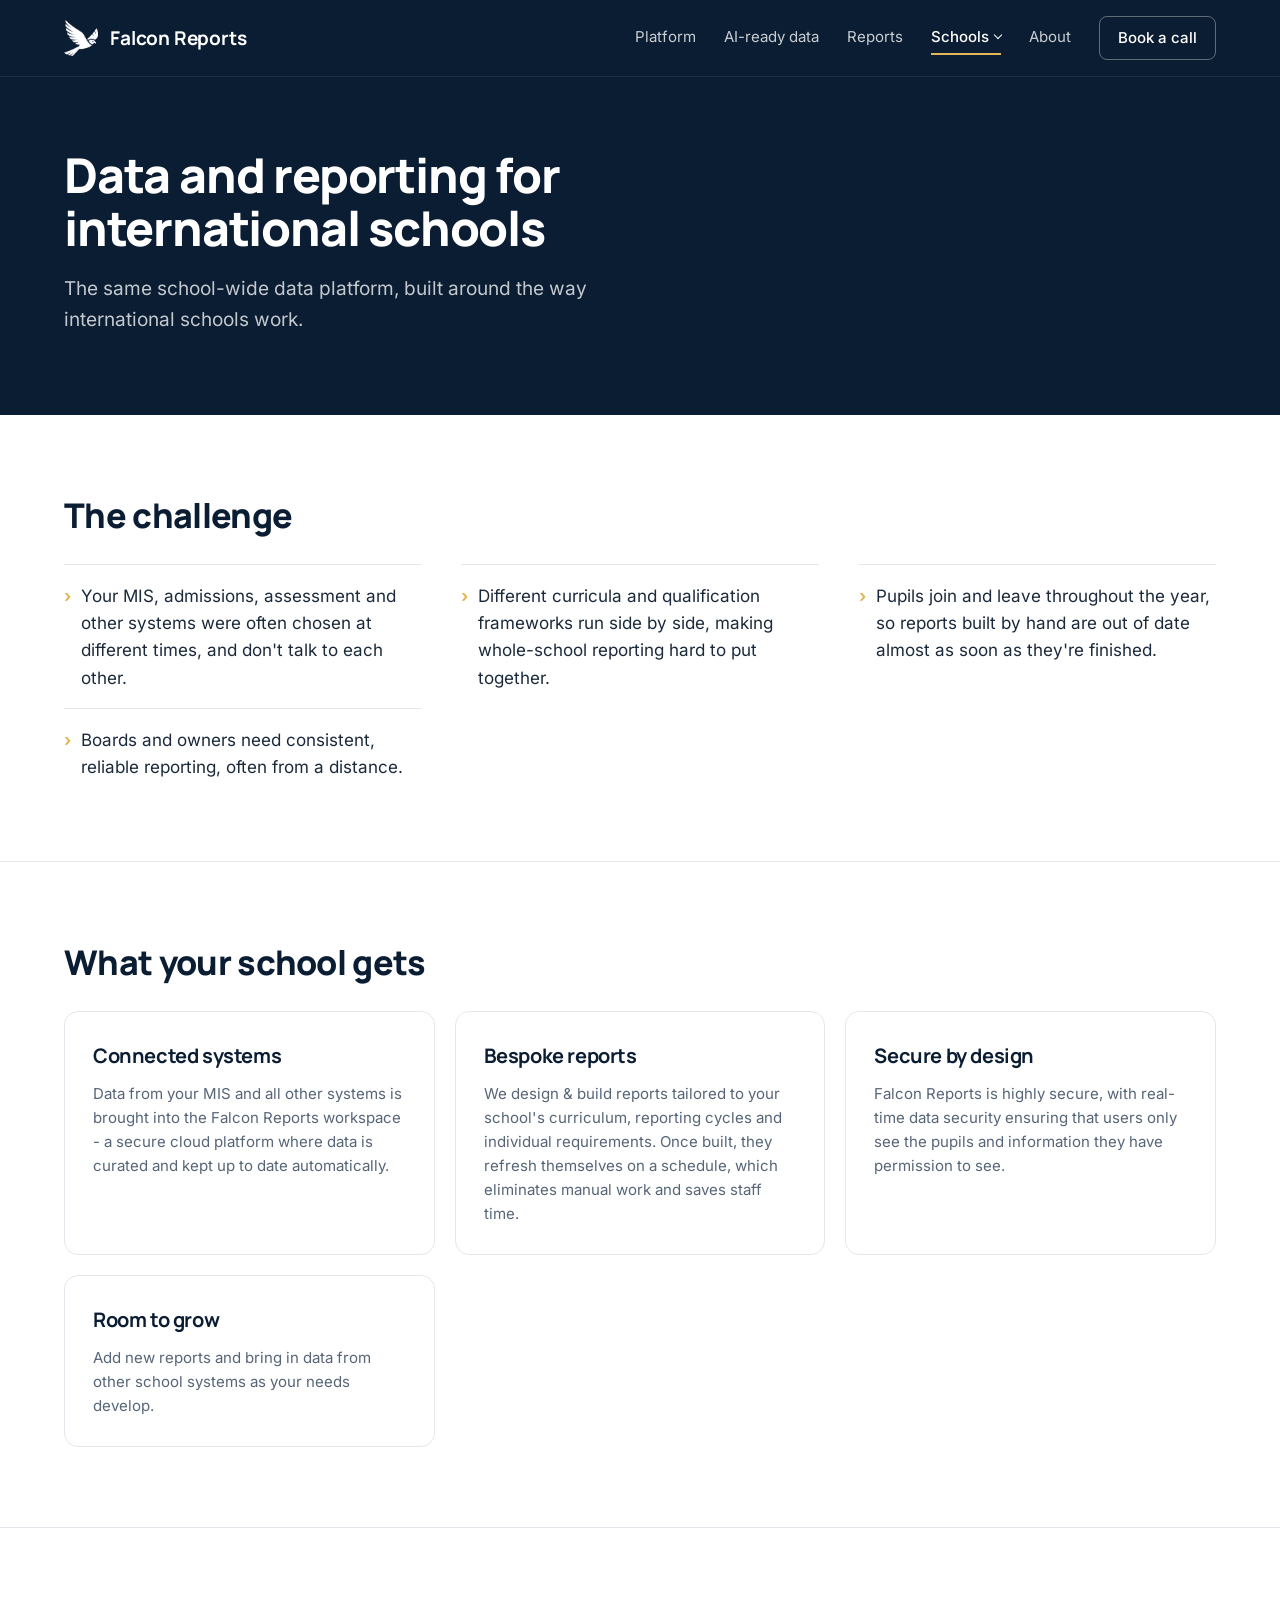
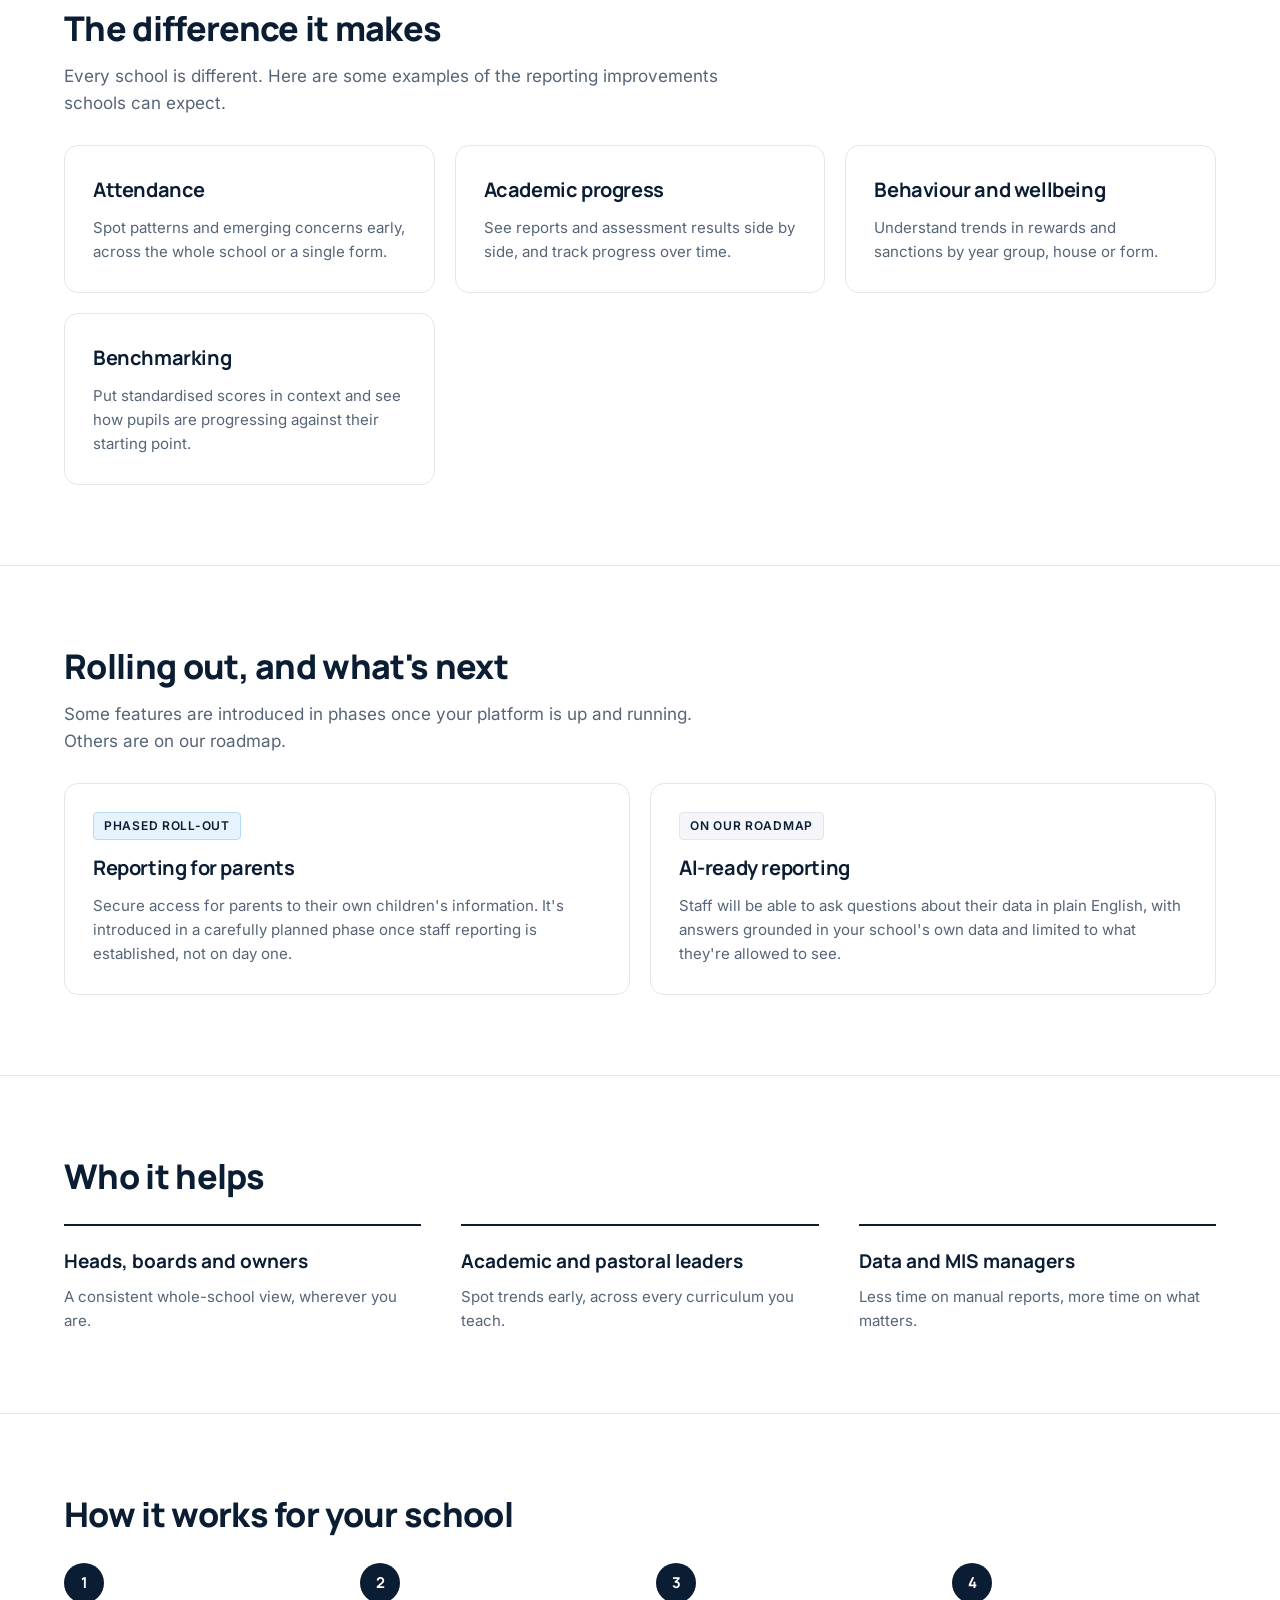
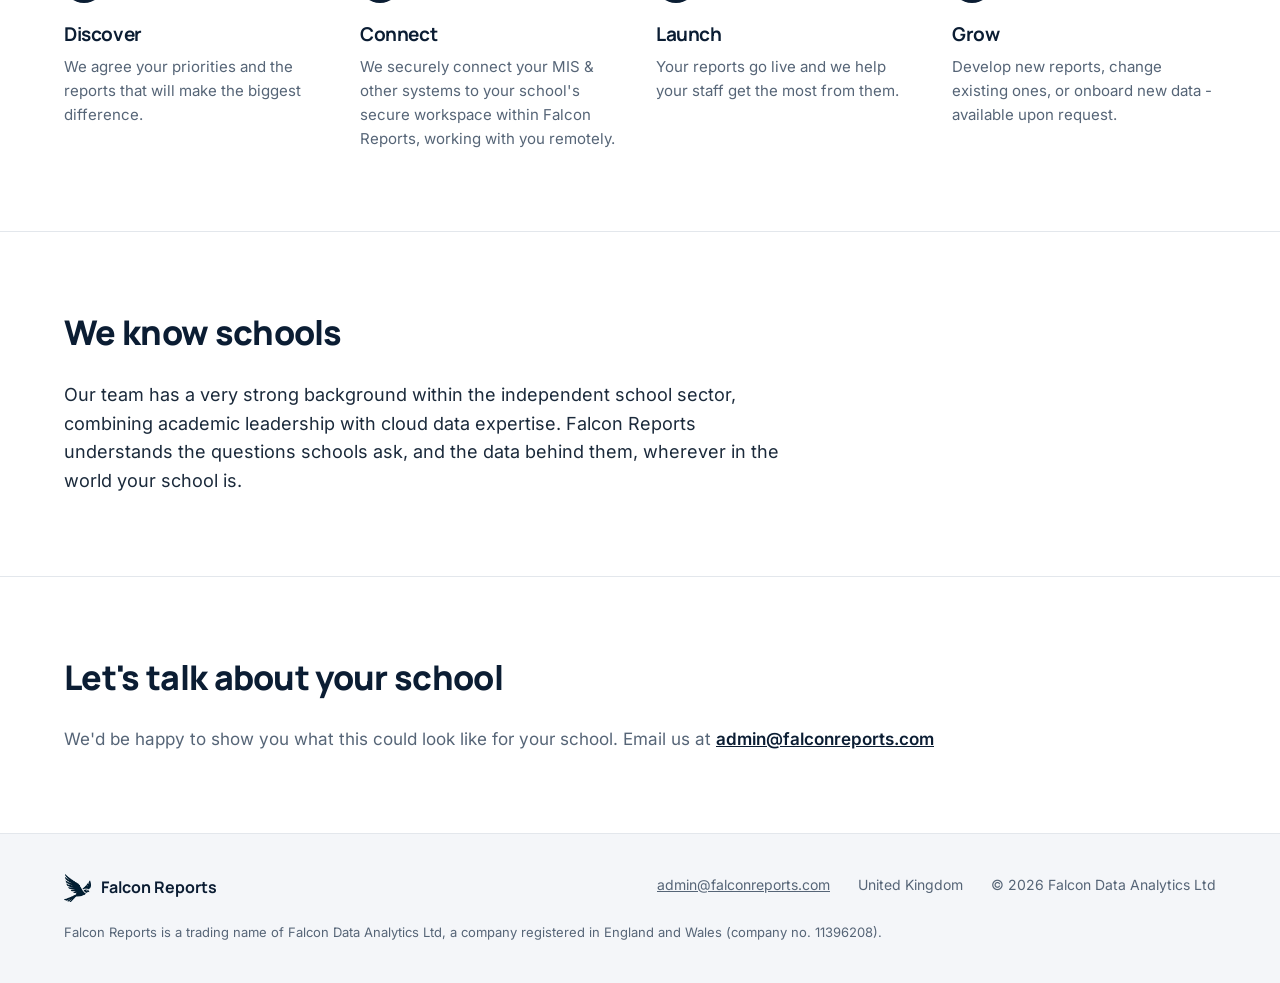
<file: international-schools.html>
<!doctype html>
<html lang="en-GB">
  <head>
    <meta charset="UTF-8" />
    <meta name="viewport" content="width=device-width, initial-scale=1.0" />
    <meta name="description" content="School-wide data and reporting platforms for international independent schools." />
    <meta name="theme-color" content="#0b1d33" />
    <title>International schools | Falcon Reports</title>
    <link rel="preload" href="assets/fonts/inter-latin-wght-normal.woff2" as="font" type="font/woff2" crossorigin />
    <link rel="preload" href="assets/fonts/manrope-latin-wght-normal.woff2" as="font" type="font/woff2" crossorigin />
    <link rel="stylesheet" href="style.css" />

    <link rel="icon" href="favicon.ico" sizes="any" />
    <link rel="apple-touch-icon" sizes="180x180" href="assets/favicon/apple-touch-icon.png" />
    <link rel="icon" type="image/png" sizes="32x32" href="assets/favicon/favicon-32x32.png" />
    <link rel="icon" type="image/png" sizes="16x16" href="assets/favicon/favicon-16x16.png" />
    <link rel="manifest" href="assets/favicon/site.webmanifest" />
    <script src="script.js" defer></script>
  </head>
  <body>
    <header class="site-header">
      <div class="header-inner">
        <a href="index.html" class="brand">
          <img src="assets/falcon-logo-white.png" alt="" />
          <span>Falcon Reports</span>
        </a>
        <button class="nav-toggle" aria-label="Toggle navigation" aria-expanded="false" aria-controls="main-nav">
          <span></span>
          <span></span>
          <span></span>
        </button>
        <nav id="main-nav" aria-label="Main">
          <a href="platform.html">Platform</a>
          <a href="ai-ready-data.html">AI-ready data</a>
          <a href="reports.html">Reports</a>
          <div class="nav-dropdown">
            <button class="nav-dropdown-toggle is-current" aria-expanded="false" aria-controls="schools-menu">Schools</button>
            <ul class="nav-dropdown-menu" id="schools-menu">
              <li><a href="uk-schools.html">UK schools</a></li>
              <li><a href="international-schools.html" aria-current="page">International schools</a></li>
            </ul>
          </div>
          <a href="about.html">About</a>
          <a href="mailto:admin@falconreports.com" class="nav-cta">Book a call</a>
        </nav>
      </div>
    </header>

    <main>
      <section class="page-hero">
        <div class="section-inner">
          <h1>Data and reporting for international schools</h1>
          <p>The same school-wide data platform, built around the way international schools work.</p>
        </div>
      </section>

      <section class="problem">
        <div class="section-inner">
          <h2>The challenge</h2>
          <ul class="pain-grid">
            <li>Your MIS, admissions, assessment and other systems were often chosen at different times, and don't talk to each other.</li>
            <li>Different curricula and qualification frameworks run side by side, making whole-school reporting hard to put together.</li>
            <li>Pupils join and leave throughout the year, so reports built by hand are out of date almost as soon as they're finished.</li>
            <li>Boards and owners need consistent, reliable reporting, often from a distance.</li>
          </ul>
        </div>
      </section>

      <section class="services">
        <div class="section-inner">
          <h2>What your school gets</h2>
          <div class="service-grid">
            <article class="service">
              <h3>Connected systems</h3>
              <p>Data from your MIS and all other systems is brought into the Falcon Reports workspace - a secure cloud platform where data is curated and kept up to date automatically.</p>
            </article>

            <article class="service">
              <h3>Bespoke reports</h3>
              <p>We design &amp; build reports tailored to your school's curriculum, reporting cycles and individual requirements. Once built, they refresh themselves on a schedule, which eliminates manual work and saves staff time.</p>
            </article>

            <article class="service">
              <h3>Secure by design</h3>
              <p>Falcon Reports is highly secure, with real-time data security ensuring that users only see the pupils and information they have permission to see.</p>
            </article>

            <article class="service">
              <h3>Room to grow</h3>
              <p>
                Add new reports and bring in data from other school systems as
                your needs develop.
              </p>
            </article>
          </div>
        </div>
      </section>

      <section class="services">
        <div class="section-inner">
          <h2>The difference it makes</h2>
          <p class="section-intro">
            Every school is different. Here are some examples of the reporting
            improvements schools can expect.
          </p>
          <div class="service-grid">
            <article class="service">
              <h3>Attendance</h3>
              <p>
                Spot patterns and emerging concerns early, across the whole
                school or a single form.
              </p>
            </article>

            <article class="service">
              <h3>Academic progress</h3>
              <p>
                See reports and assessment results side by side, and track
                progress over time.
              </p>
            </article>

            <article class="service">
              <h3>Behaviour and wellbeing</h3>
              <p>
                Understand trends in rewards and sanctions by year group, house
                or form.
              </p>
            </article>

            <article class="service">
              <h3>Benchmarking</h3>
              <p>
                Put standardised scores in context and see how pupils are
                progressing against their starting point.
              </p>
            </article>
          </div>
        </div>
      </section>

      <section class="roadmap">
        <div class="section-inner">
          <h2>Rolling out, and what's next</h2>
          <p class="section-intro">
            Some features are introduced in phases once your platform is up and
            running. Others are on our roadmap.
          </p>
          <div class="service-grid">
            <article class="service">
              <span class="roadmap-tag tag--phase">Phased roll-out</span>
              <h3>Reporting for parents</h3>
              <p>
                Secure access for parents to their own children's information.
                It's introduced in a carefully planned phase once staff
                reporting is established, not on day one.
              </p>
            </article>

            <article class="service">
              <span class="roadmap-tag">On our roadmap</span>
              <h3>AI-ready reporting</h3>
              <p>
                Staff will be able to ask questions about their data in plain
                English, with answers grounded in your school's own data and
                limited to what they're allowed to see.
              </p>
            </article>
          </div>
        </div>
      </section>

      <section class="audience">
        <div class="section-inner">
          <h2>Who it helps</h2>
          <dl class="diff-grid">
            <div class="diff-item">
              <dt>Heads, boards and owners</dt>
              <dd>A consistent whole-school view, wherever you are.</dd>
            </div>
            <div class="diff-item">
              <dt>Academic and pastoral leaders</dt>
              <dd>Spot trends early, across every curriculum you teach.</dd>
            </div>
            <div class="diff-item">
              <dt>Data and MIS managers</dt>
              <dd>Less time on manual reports, more time on what matters.</dd>
            </div>
          </dl>
        </div>
      </section>

      <section class="how">
        <div class="section-inner">
          <h2>How it works for your school</h2>
          <ol class="steps">
            <li class="step">
              <h3>Discover</h3>
              <p>
                We agree your priorities and the reports that will make the
                biggest difference.
              </p>
            </li>
            <li class="step">
              <h3>Connect</h3>
              <p>We securely connect your MIS &amp; other systems to your school's secure workspace within Falcon Reports, working with you remotely.</p>
            </li>
            <li class="step">
              <h3>Launch</h3>
              <p>
                Your reports go live and we help your staff get the most from
                them.
              </p>
            </li>
            <li class="step">
              <h3>Grow</h3>
              <p>Develop new reports, change existing ones, or onboard new data - available upon request.</p>
            </li>
          </ol>
        </div>
      </section>

      <section class="experience">
        <div class="section-inner">
          <h2>We know schools</h2>
          <p class="lead">
            Our team has a very strong background within the independent school
            sector, combining academic leadership with cloud data expertise.
            Falcon Reports understands the questions schools ask, and the data
            behind them, wherever in the world your school is.
          </p>
        </div>
      </section>

      <section class="contact">
        <div class="section-inner">
          <h2>Let's talk about your school</h2>
          <p>
            We'd be happy to show you what this could look like for your school.
            Email us at
            <a href="mailto:admin@falconreports.com" class="contact-email"
              >admin@falconreports.com</a
            >
          </p>
        </div>
      </section>
    </main>

    <footer class="site-footer">
      <div class="footer-inner">
        <p class="footer-brand"><img src="assets/falcon-logo-navy.png" alt="" />Falcon Reports</p>
        <p class="footer-meta">
          <a href="mailto:admin@falconreports.com">admin@falconreports.com</a>
          <span>United Kingdom</span>
          <span>&copy; 2026 Falcon Data Analytics Ltd</span>
        </p>
      </div>
      <p class="footer-legal">
        Falcon Reports is a trading name of Falcon Data Analytics Ltd, a company
        registered in England and Wales (company no. 11396208).
      </p>
    </footer>
  </body>
</html>
</file>
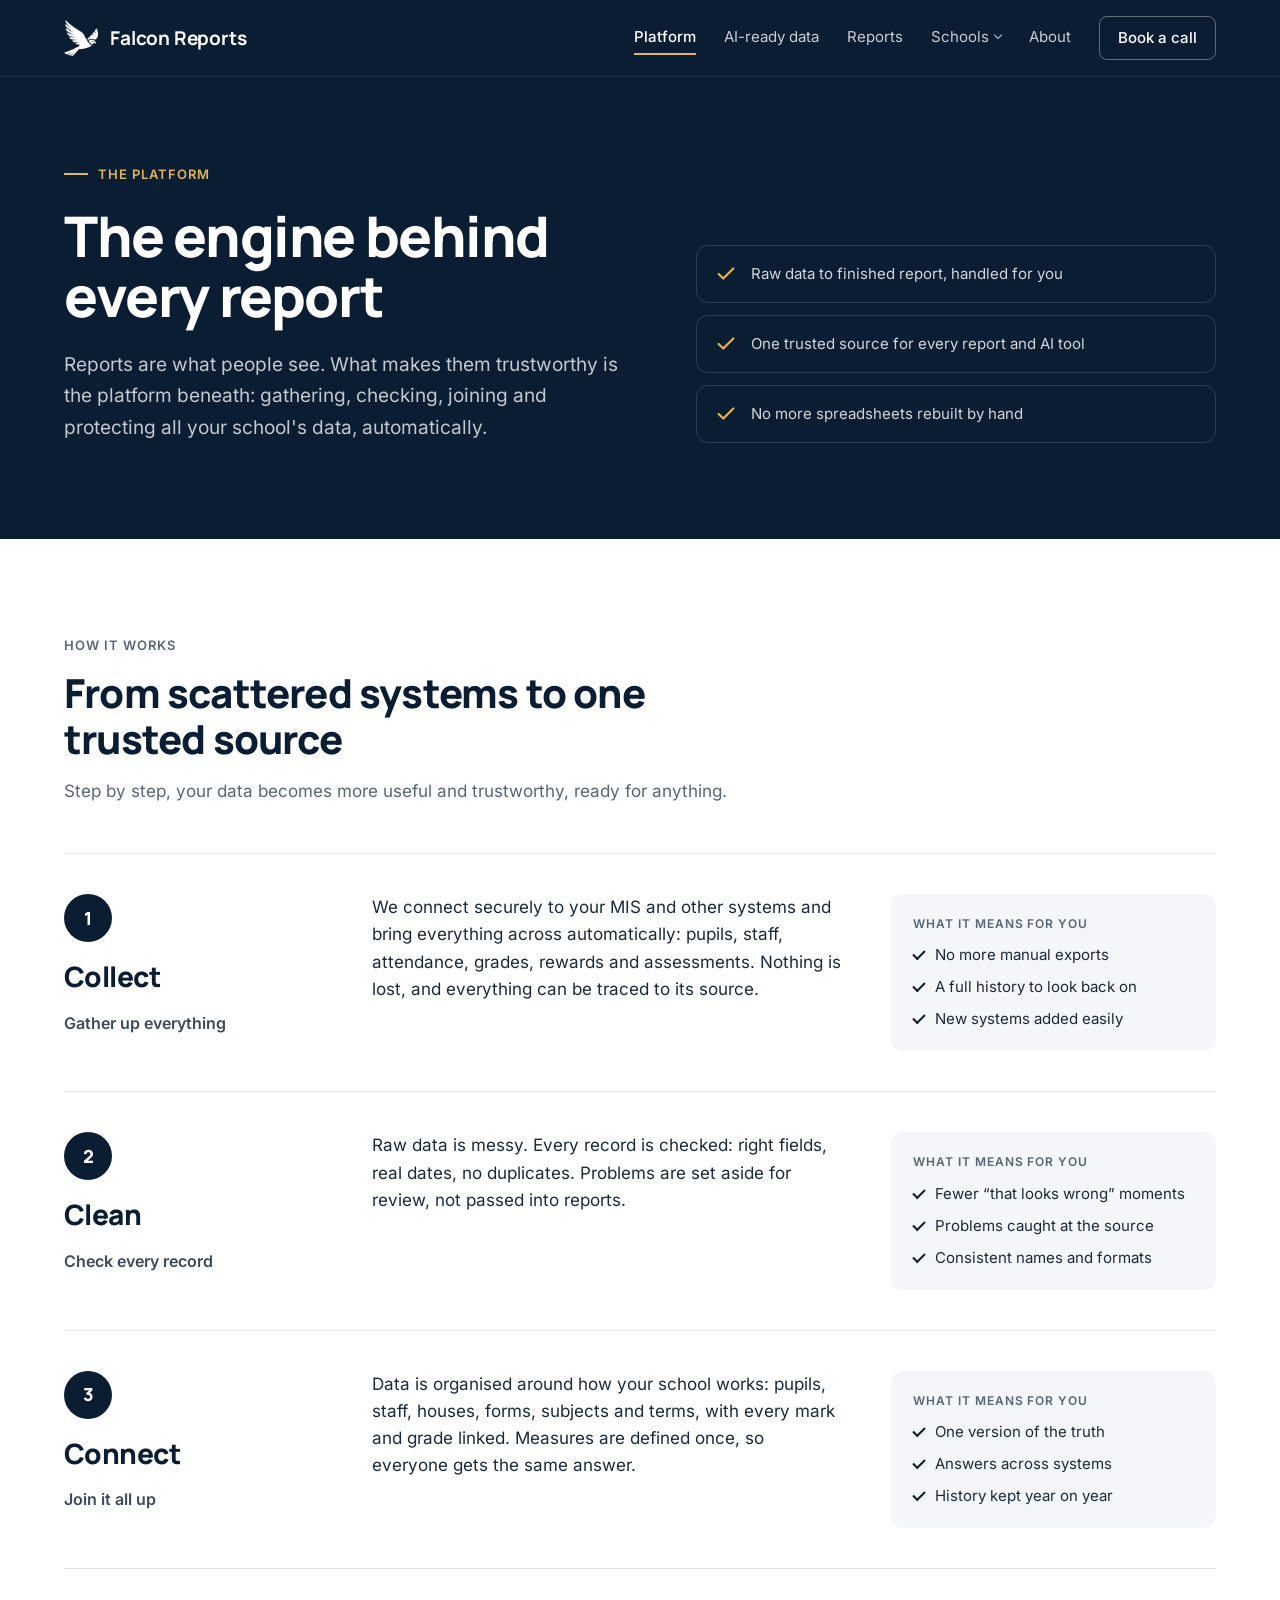
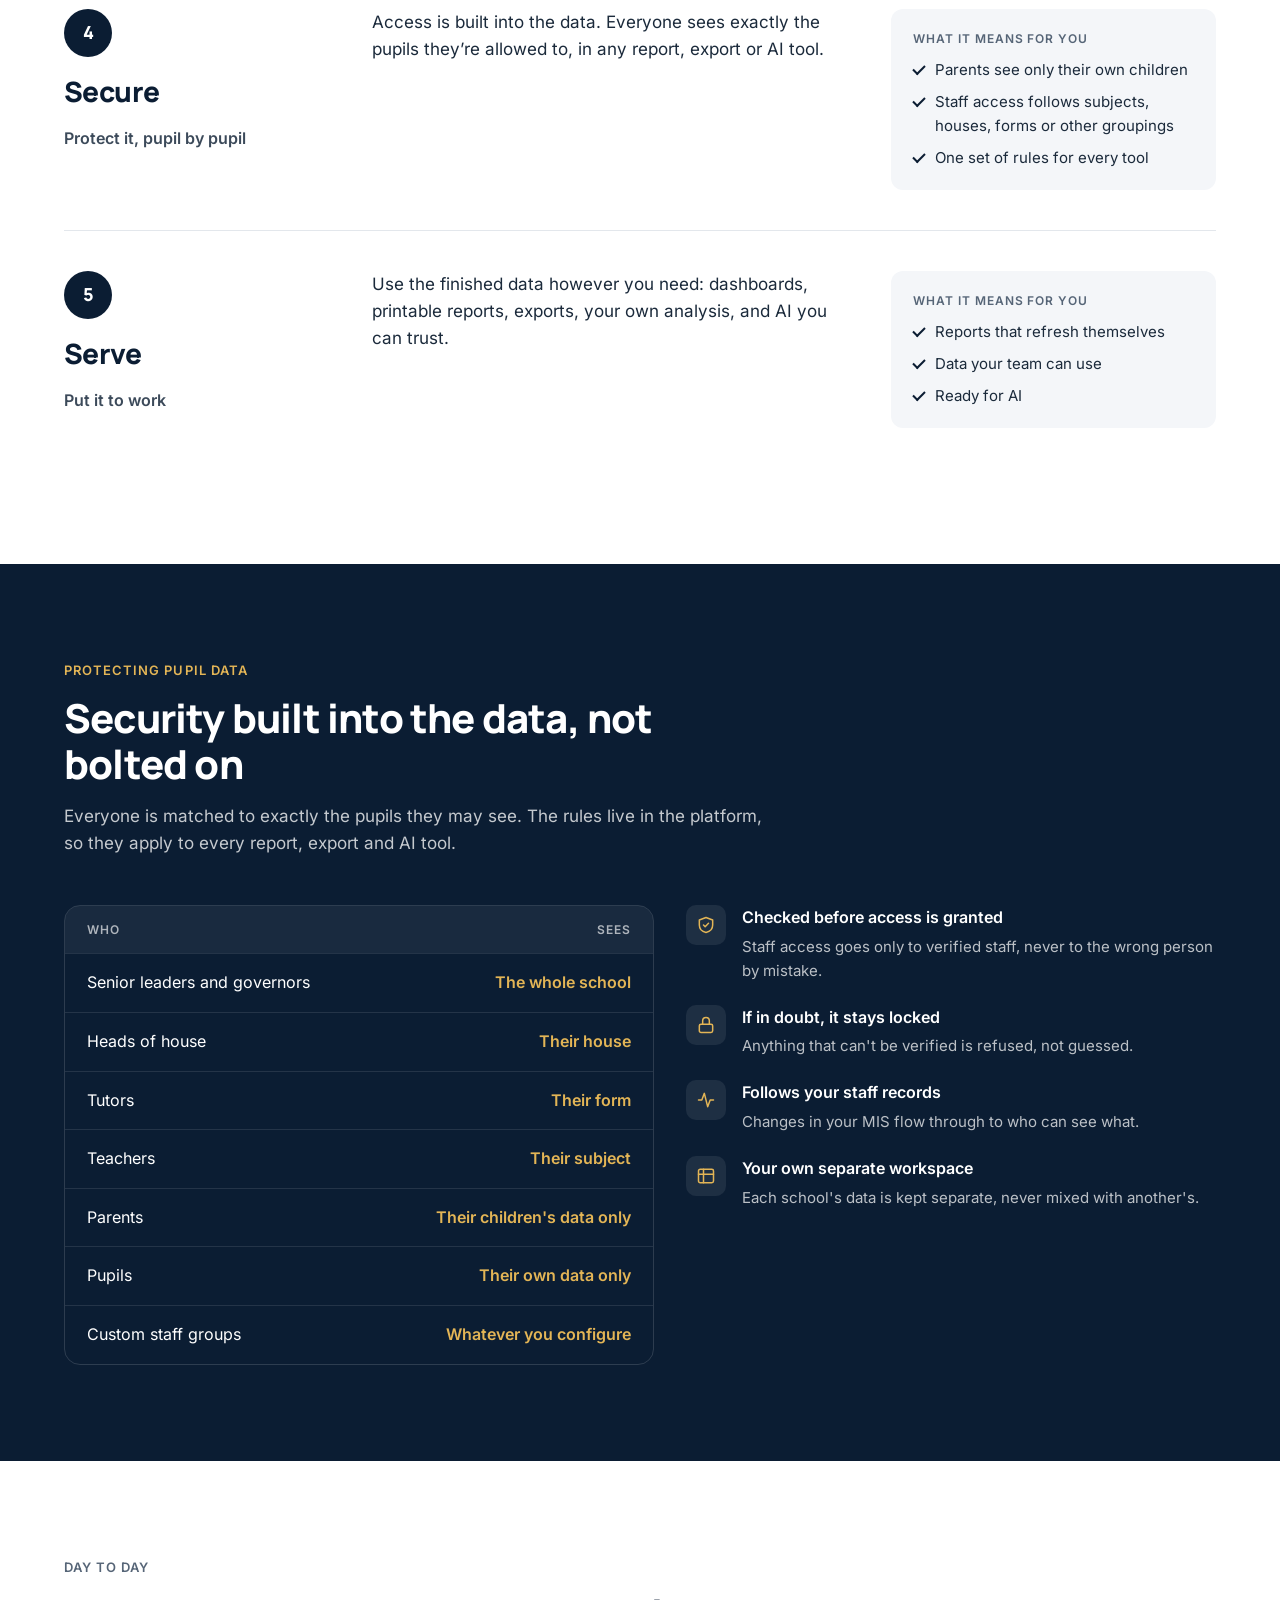
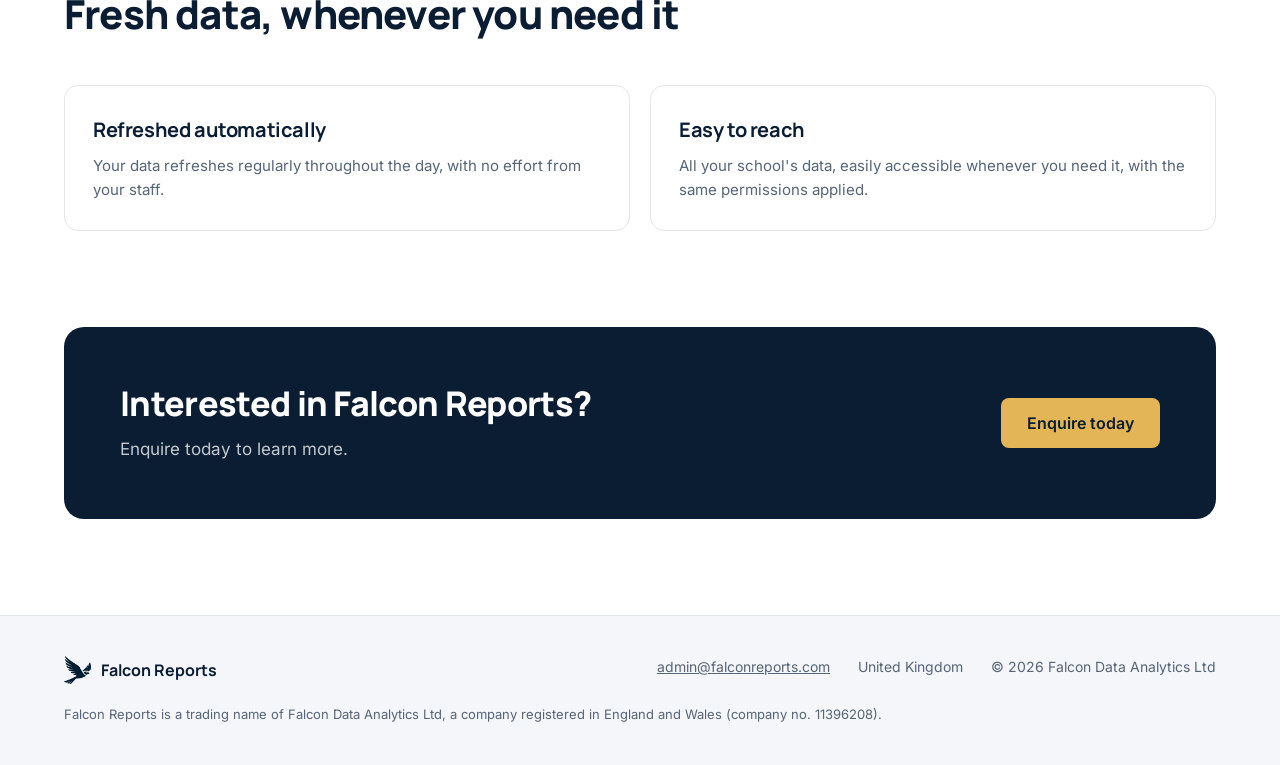
<file: platform.html>
<!doctype html>
<html lang="en-GB">
  <head>
    <meta charset="UTF-8" />
    <meta name="viewport" content="width=device-width, initial-scale=1.0" />
    <meta name="description" content="How the Falcon Reports data platform collects, cleans, connects and secures your school's data, automatically." />
    <meta name="theme-color" content="#0b1d33" />
    <title>Platform | Falcon Reports</title>
    <link rel="preload" href="assets/fonts/inter-latin-wght-normal.woff2" as="font" type="font/woff2" crossorigin />
    <link rel="preload" href="assets/fonts/manrope-latin-wght-normal.woff2" as="font" type="font/woff2" crossorigin />
    <link rel="stylesheet" href="style.css" />

    <link rel="icon" href="favicon.ico" sizes="any" />
    <link rel="apple-touch-icon" sizes="180x180" href="assets/favicon/apple-touch-icon.png" />
    <link rel="icon" type="image/png" sizes="32x32" href="assets/favicon/favicon-32x32.png" />
    <link rel="icon" type="image/png" sizes="16x16" href="assets/favicon/favicon-16x16.png" />
    <link rel="manifest" href="assets/favicon/site.webmanifest" />
    <script src="script.js" defer></script>
  </head>
  <body>
    <header class="site-header">
      <div class="header-inner">
        <a href="index.html" class="brand">
          <img src="assets/falcon-logo-white.png" alt="" />
          <span>Falcon Reports</span>
        </a>
        <button class="nav-toggle" aria-label="Toggle navigation" aria-expanded="false" aria-controls="main-nav">
          <span></span>
          <span></span>
          <span></span>
        </button>
        <nav id="main-nav" aria-label="Main">
          <a href="platform.html" aria-current="page">Platform</a>
          <a href="ai-ready-data.html">AI-ready data</a>
          <a href="reports.html">Reports</a>
          <div class="nav-dropdown">
            <button class="nav-dropdown-toggle" aria-expanded="false" aria-controls="schools-menu">Schools</button>
            <ul class="nav-dropdown-menu" id="schools-menu">
              <li><a href="uk-schools.html">UK schools</a></li>
              <li><a href="international-schools.html">International schools</a></li>
            </ul>
          </div>
          <a href="about.html">About</a>
          <a href="mailto:admin@falconreports.com" class="nav-cta">Book a call</a>
        </nav>
      </div>
    </header>

    <section class="hero">
      <div class="container hero-split hero-split--bottom">
        <div style="flex-grow: 1.4">
          <p class="hero-eyebrow">The platform</p>
          <h1>The engine behind every report</h1>
          <p class="hero-lead">
            Reports are what people see. What makes them trustworthy is the
            platform beneath: gathering, checking, joining and protecting all
            your school's data, automatically.
          </p>
        </div>
        <ul class="tick-panel">
          <li><svg viewBox="0 0 24 24" aria-hidden="true"><path d="M20 6 9 17l-5-5"/></svg>Raw data to finished report, handled for you</li>
          <li><svg viewBox="0 0 24 24" aria-hidden="true"><path d="M20 6 9 17l-5-5"/></svg>One trusted source for every report and AI tool</li>
          <li><svg viewBox="0 0 24 24" aria-hidden="true"><path d="M20 6 9 17l-5-5"/></svg>No more spreadsheets rebuilt by hand</li>
        </ul>
      </div>
    </section>

    <main>
      <section class="section">
        <div class="container">
          <div class="section-head">
            <p class="eyebrow">How it works</p>
            <h2>From scattered systems to one trusted source</h2>
            <p>Step by step, your data becomes more useful and trustworthy, ready for anything.</p>
          </div>

          <div class="stage-row">
            <div class="stage-name"><span class="badge">1</span><h3>Collect</h3><p>Gather up everything</p></div>
            <p class="stage-body">We connect securely to your MIS and other systems and bring everything across automatically: pupils, staff, attendance, grades, rewards and assessments. Nothing is lost, and everything can be traced to its source.</p>
            <div class="stage-for-you">
              <p class="eyebrow">What it means for you</p>
              <ul class="check-list">
                <li>No more manual exports</li>
                <li>A full history to look back on</li>
                <li>New systems added easily</li>
              </ul>
            </div>
          </div>

          <div class="stage-row">
            <div class="stage-name"><span class="badge">2</span><h3>Clean</h3><p>Check every record</p></div>
            <p class="stage-body">Raw data is messy. Every record is checked: right fields, real dates, no duplicates. Problems are set aside for review, not passed into reports.</p>
            <div class="stage-for-you">
              <p class="eyebrow">What it means for you</p>
              <ul class="check-list">
                <li>Fewer “that looks wrong” moments</li>
                <li>Problems caught at the source</li>
                <li>Consistent names and formats</li>
              </ul>
            </div>
          </div>

          <div class="stage-row">
            <div class="stage-name"><span class="badge">3</span><h3>Connect</h3><p>Join it all up</p></div>
            <p class="stage-body">Data is organised around how your school works: pupils, staff, houses, forms, subjects and terms, with every mark and grade linked. Measures are defined once, so everyone gets the same answer.</p>
            <div class="stage-for-you">
              <p class="eyebrow">What it means for you</p>
              <ul class="check-list">
                <li>One version of the truth</li>
                <li>Answers across systems</li>
                <li>History kept year on year</li>
              </ul>
            </div>
          </div>

          <div class="stage-row">
            <div class="stage-name"><span class="badge">4</span><h3>Secure</h3><p>Protect it, pupil by pupil</p></div>
            <p class="stage-body">Access is built into the data. Everyone sees exactly the pupils they’re allowed to, in any report, export or AI tool.</p>
            <div class="stage-for-you">
              <p class="eyebrow">What it means for you</p>
              <ul class="check-list">
                <li>Parents see only their own children</li>
                <li>Staff access follows subjects, houses, forms or other groupings</li>
                <li>One set of rules for every tool</li>
              </ul>
            </div>
          </div>

          <div class="stage-row">
            <div class="stage-name"><span class="badge">5</span><h3>Serve</h3><p>Put it to work</p></div>
            <p class="stage-body">Use the finished data however you need: dashboards, printable reports, exports, your own analysis, and AI you can trust.</p>
            <div class="stage-for-you">
              <p class="eyebrow">What it means for you</p>
              <ul class="check-list">
                <li>Reports that refresh themselves</li>
                <li>Data your team can use</li>
                <li>Ready for AI</li>
              </ul>
            </div>
          </div>
        </div>
      </section>

      <section class="section section--navy">
        <div class="container">
          <div class="section-head">
            <p class="eyebrow">Protecting pupil data</p>
            <h2>Security built into the data, not bolted on</h2>
            <p>Everyone is matched to exactly the pupils they may see. The rules live in the platform, so they apply to every report, export and AI tool.</p>
          </div>
          <div class="split" style="gap: 32px">
            <div class="who-table" role="table" aria-label="Who sees what">
              <div class="who-row who-row--head" role="row"><span role="columnheader">Who</span><span role="columnheader">Sees</span></div>
              <div class="who-row" role="row"><span role="cell">Senior leaders and governors</span><span role="cell">The whole school</span></div>
              <div class="who-row" role="row"><span role="cell">Heads of house</span><span role="cell">Their house</span></div>
              <div class="who-row" role="row"><span role="cell">Tutors</span><span role="cell">Their form</span></div>
              <div class="who-row" role="row"><span role="cell">Teachers</span><span role="cell">Their subject</span></div>
              <div class="who-row" role="row"><span role="cell">Parents</span><span role="cell">Their children's data only</span></div>
              <div class="who-row" role="row"><span role="cell">Pupils</span><span role="cell">Their own data only</span></div>
              <div class="who-row" role="row"><span role="cell">Custom staff groups</span><span role="cell">Whatever you configure</span></div>
            </div>
            <ul class="icon-points">
              <li>
                <span class="icon-box"><svg viewBox="0 0 24 24" aria-hidden="true"><path d="M12 3 4 6v6c0 5 3.5 8 8 9 4.5-1 8-4 8-9V6z"/><path d="m9 12 2 2 4-4"/></svg></span>
                <div><strong>Checked before access is granted</strong><p>Staff access goes only to verified staff, never to the wrong person by mistake.</p></div>
              </li>
              <li>
                <span class="icon-box"><svg viewBox="0 0 24 24" aria-hidden="true"><rect x="4" y="11" width="16" height="10" rx="2"/><path d="M8 11V7a4 4 0 0 1 8 0v4"/></svg></span>
                <div><strong>If in doubt, it stays locked</strong><p>Anything that can't be verified is refused, not guessed.</p></div>
              </li>
              <li>
                <span class="icon-box"><svg viewBox="0 0 24 24" aria-hidden="true"><path d="M3 12h4l3-8 4 16 3-8h4"/></svg></span>
                <div><strong>Follows your staff records</strong><p>Changes in your MIS flow through to who can see what.</p></div>
              </li>
              <li>
                <span class="icon-box"><svg viewBox="0 0 24 24" aria-hidden="true"><rect x="3" y="4" width="18" height="16" rx="2"/><path d="M3 10h18M9 4v16"/></svg></span>
                <div><strong>Your own separate workspace</strong><p>Each school's data is kept separate, never mixed with another's.</p></div>
              </li>
            </ul>
          </div>
        </div>
      </section>

      <section class="section">
        <div class="container">
          <div class="section-head">
            <p class="eyebrow">Day to day</p>
            <h2>Fresh data, whenever you need it</h2>
          </div>
          <div class="grid grid--300">
            <div class="card">
              <h3>Refreshed automatically</h3>
              <p>Your data refreshes regularly throughout the day, with no effort from your staff.</p>
            </div>
            <div class="card">
              <h3>Easy to reach</h3>
              <p>All your school's data, easily accessible whenever you need it, with the same permissions applied.</p>
            </div>
          </div>
        </div>
      </section>

      <section class="section section--flush-top">
        <div class="container">
          <div class="cta-band">
            <div>
              <h2>Interested in Falcon Reports?</h2>
              <p>Enquire today to learn more.</p>
            </div>
            <div class="cta-actions">
              <a href="mailto:admin@falconreports.com" class="btn btn-primary">Enquire today</a>
            </div>
          </div>
        </div>
      </section>
    </main>

    <footer class="site-footer">
      <div class="footer-inner">
        <p class="footer-brand"><img src="assets/falcon-logo-navy.png" alt="" />Falcon Reports</p>
        <p class="footer-meta">
          <a href="mailto:admin@falconreports.com">admin@falconreports.com</a>
          <span>United Kingdom</span>
          <span>&copy; 2026 Falcon Data Analytics Ltd</span>
        </p>
      </div>
      <p class="footer-legal">
        Falcon Reports is a trading name of Falcon Data Analytics Ltd, a company
        registered in England and Wales (company no. 11396208).
      </p>
    </footer>
  </body>
</html>
</file>
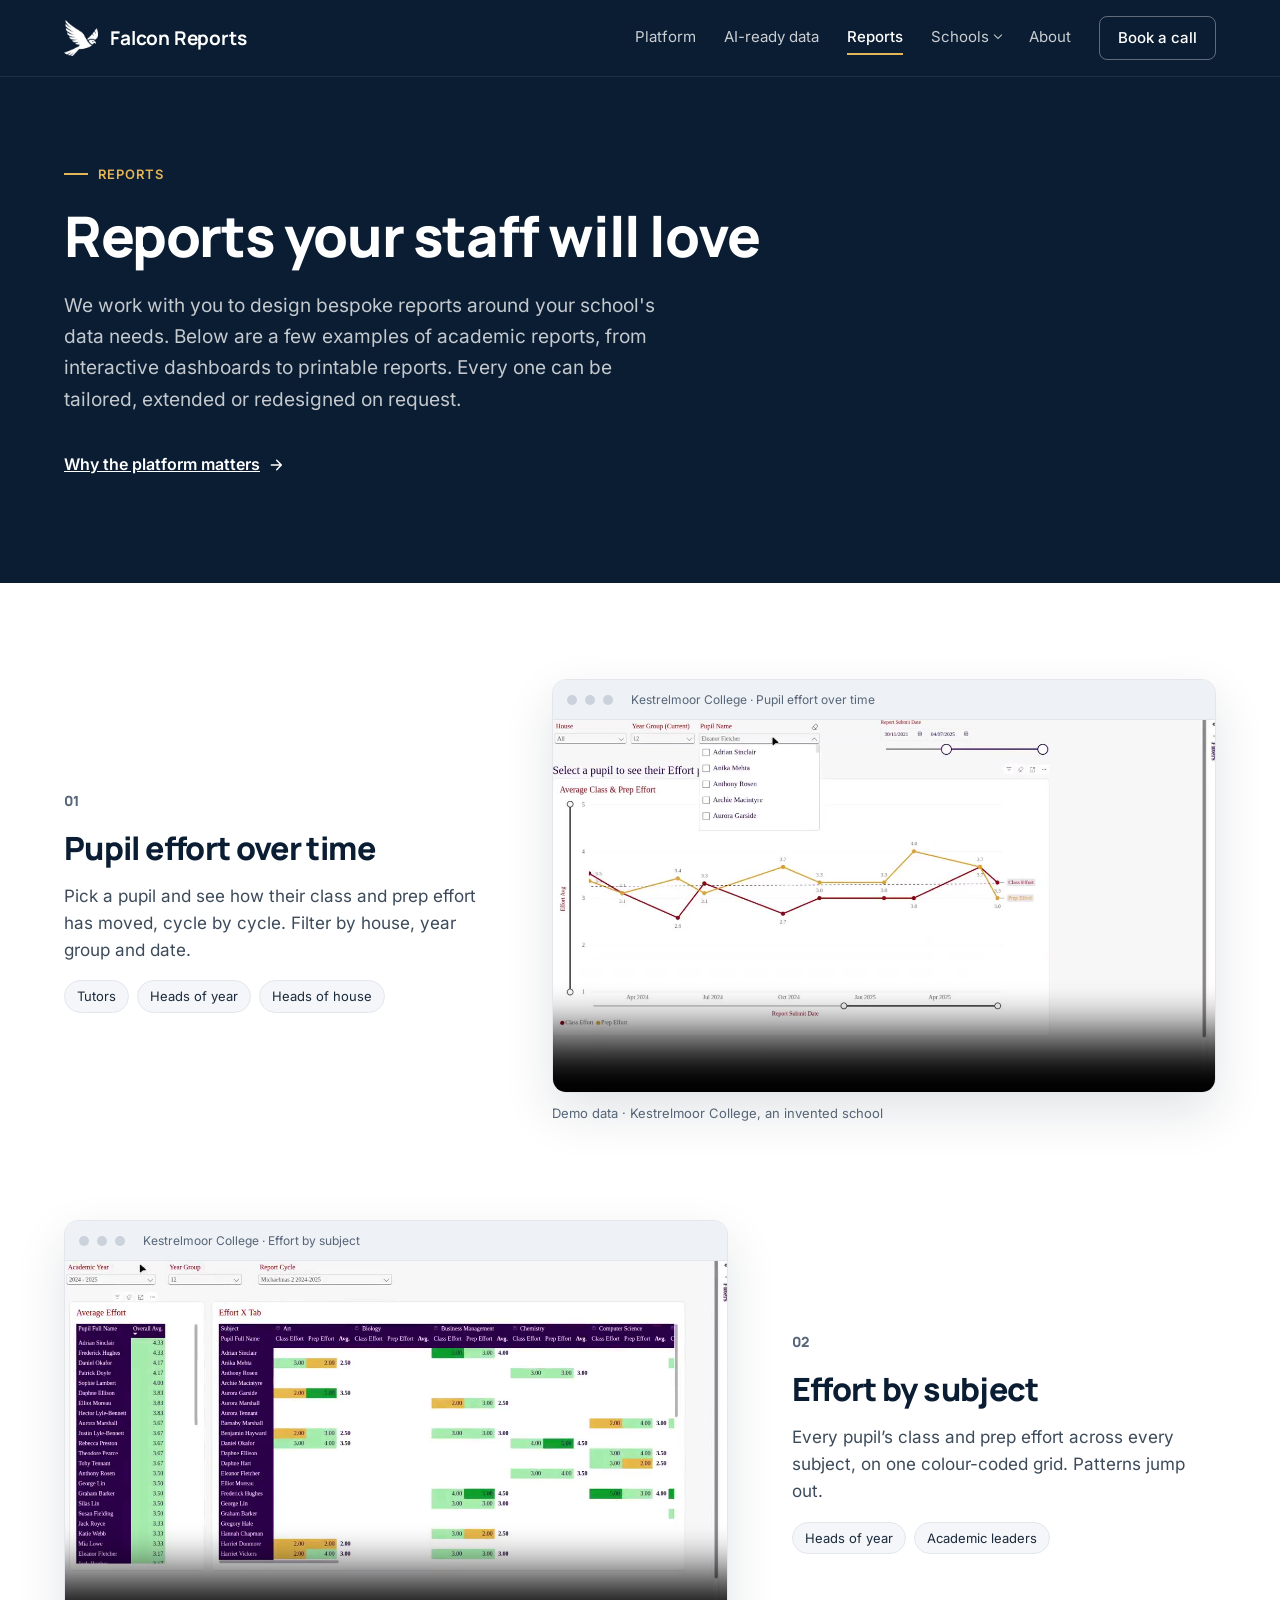
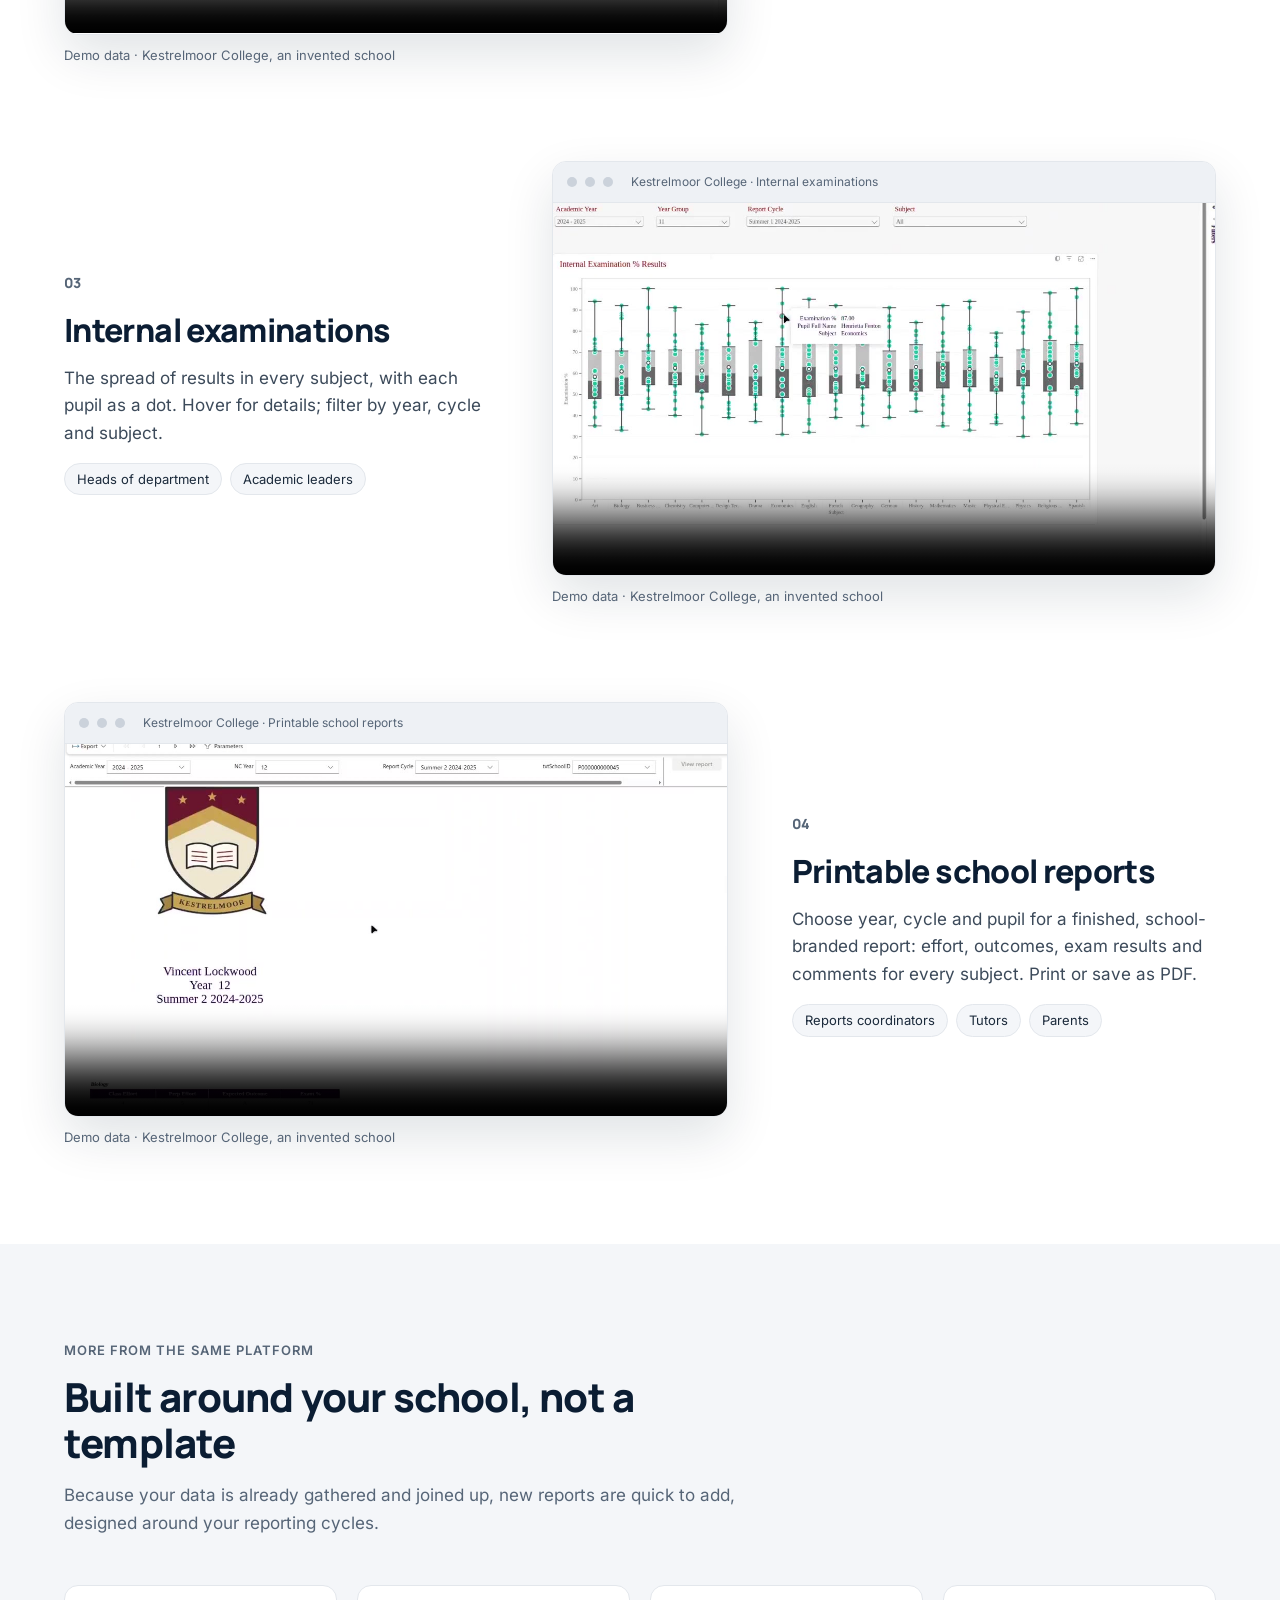
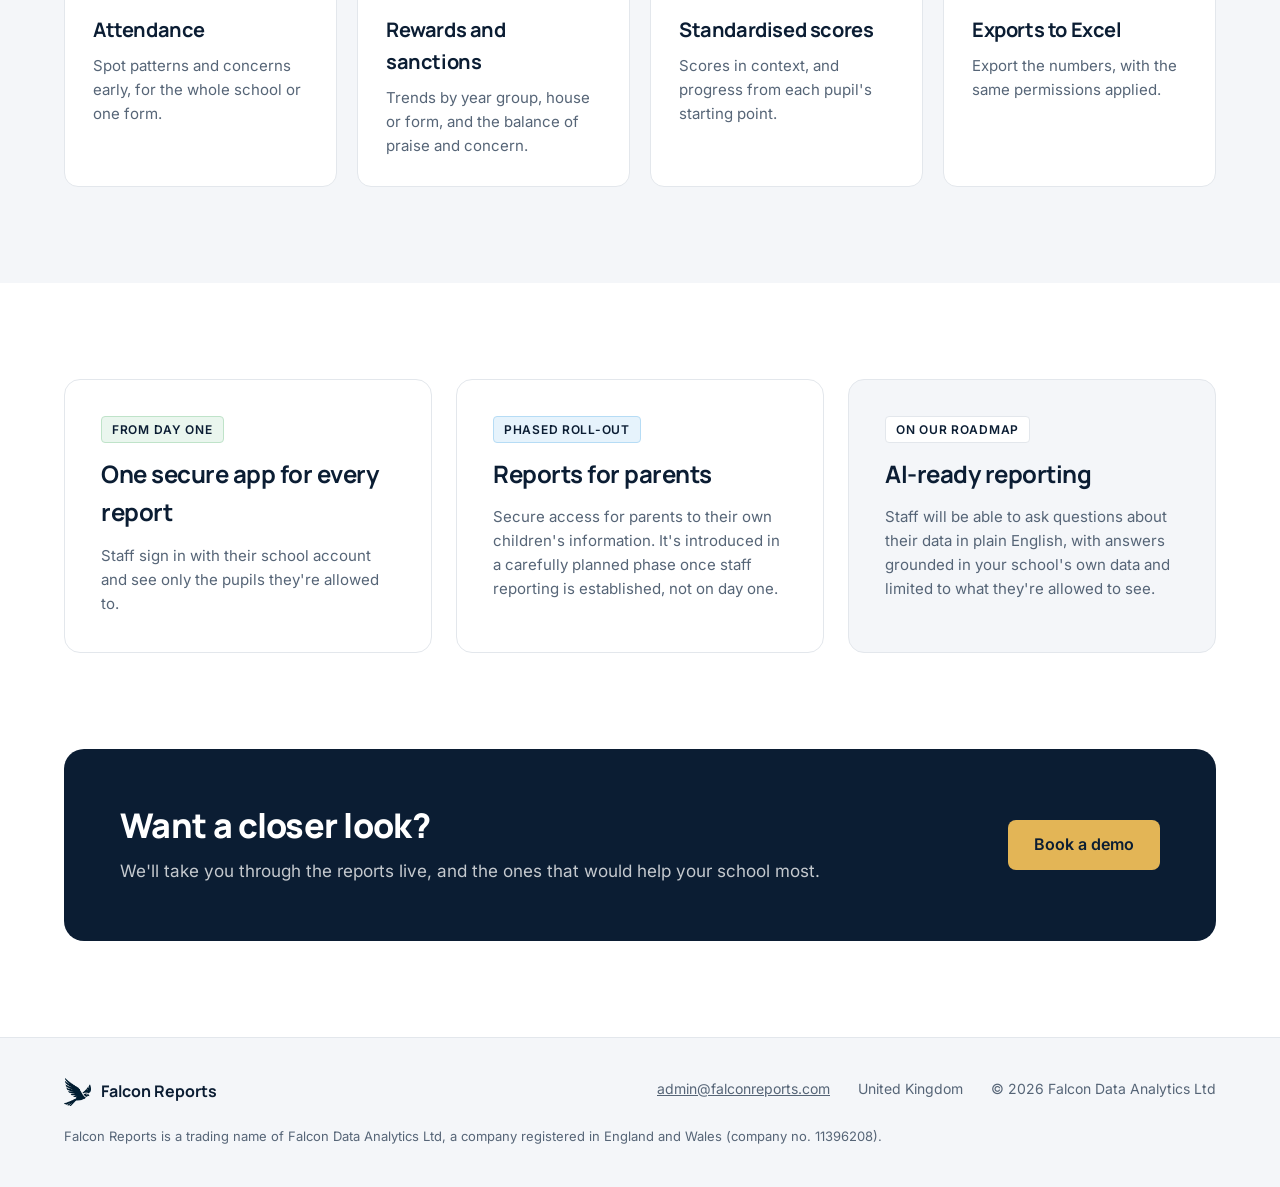
<file: reports.html>
<!doctype html>
<html lang="en-GB">
  <head>
    <meta charset="UTF-8" />
    <meta name="viewport" content="width=device-width, initial-scale=1.0" />
    <meta name="description" content="Bespoke interactive dashboards and printable reports for independent schools, built on one trusted data platform." />
    <meta name="theme-color" content="#0b1d33" />
    <title>Reports | Falcon Reports</title>
    <link rel="preload" href="assets/fonts/inter-latin-wght-normal.woff2" as="font" type="font/woff2" crossorigin />
    <link rel="preload" href="assets/fonts/manrope-latin-wght-normal.woff2" as="font" type="font/woff2" crossorigin />
    <link rel="stylesheet" href="style.css" />

    <link rel="icon" href="favicon.ico" sizes="any" />
    <link rel="apple-touch-icon" sizes="180x180" href="assets/favicon/apple-touch-icon.png" />
    <link rel="icon" type="image/png" sizes="32x32" href="assets/favicon/favicon-32x32.png" />
    <link rel="icon" type="image/png" sizes="16x16" href="assets/favicon/favicon-16x16.png" />
    <link rel="manifest" href="assets/favicon/site.webmanifest" />
    <script src="script.js" defer></script>
  </head>
  <body>
    <header class="site-header">
      <div class="header-inner">
        <a href="index.html" class="brand">
          <img src="assets/falcon-logo-white.png" alt="" />
          <span>Falcon Reports</span>
        </a>
        <button class="nav-toggle" aria-label="Toggle navigation" aria-expanded="false" aria-controls="main-nav">
          <span></span>
          <span></span>
          <span></span>
        </button>
        <nav id="main-nav" aria-label="Main">
          <a href="platform.html">Platform</a>
          <a href="ai-ready-data.html">AI-ready data</a>
          <a href="reports.html" aria-current="page">Reports</a>
          <div class="nav-dropdown">
            <button class="nav-dropdown-toggle" aria-expanded="false" aria-controls="schools-menu">Schools</button>
            <ul class="nav-dropdown-menu" id="schools-menu">
              <li><a href="uk-schools.html">UK schools</a></li>
              <li><a href="international-schools.html">International schools</a></li>
            </ul>
          </div>
          <a href="about.html">About</a>
          <a href="mailto:admin@falconreports.com" class="nav-cta">Book a call</a>
        </nav>
      </div>
    </header>

    <section class="hero">
      <div class="container">
        <div style="max-width: 760px">
          <p class="hero-eyebrow">Reports</p>
          <h1>Reports your staff will love</h1>
          <p class="hero-lead" style="margin-bottom: 28px">
            We work with you to design bespoke reports around your school's
            data needs. Below are a few examples of academic reports, from
            interactive dashboards to printable reports. Every one can be
            tailored, extended or redesigned on request.
          </p>
          <a href="platform.html" class="link-arrow"
            >Why the platform matters <svg class="icon" viewBox="0 0 24 24" aria-hidden="true"><path d="M5 12h14M13 5l7 7-7 7"/></svg
          ></a>
        </div>
      </div>
    </section>

    <main>
      <section class="section">
        <div class="container video-list">
          <div class="video-row">
            <div class="video-text">
              <p class="num">01</p>
              <h2>Pupil effort over time</h2>
              <p>Pick a pupil and see how their class and prep effort has moved, cycle by cycle. Filter by house, year group and date.</p>
              <ul class="who-chips"><li>Tutors</li><li>Heads of year</li><li>Heads of house</li></ul>
            </div>
            <figure class="video-figure">
              <div class="browser">
                <div class="browser-bar"><i></i><i></i><i></i><span>Kestrelmoor College · Pupil effort over time</span></div>
                <video autoplay muted loop playsinline controls preload="metadata" poster="assets/video/effort-over-time-poster.jpg" aria-label="Screen recording of the pupil effort over time report">
                  <source src="assets/video/effort-over-time.mp4" type="video/mp4" />
                </video>
              </div>
              <figcaption>Demo data · Kestrelmoor College, an invented school</figcaption>
            </figure>
          </div>

          <div class="video-row video-row--reverse">
            <div class="video-text">
              <p class="num">02</p>
              <h2>Effort by subject</h2>
              <p>Every pupil’s class and prep effort across every subject, on one colour-coded grid. Patterns jump out.</p>
              <ul class="who-chips"><li>Heads of year</li><li>Academic leaders</li></ul>
            </div>
            <figure class="video-figure">
              <div class="browser">
                <div class="browser-bar"><i></i><i></i><i></i><span>Kestrelmoor College · Effort by subject</span></div>
                <video autoplay muted loop playsinline controls preload="metadata" poster="assets/video/effort-by-subject-poster.jpg" aria-label="Screen recording of the effort by subject grid">
                  <source src="assets/video/effort-by-subject.mp4" type="video/mp4" />
                </video>
              </div>
              <figcaption>Demo data · Kestrelmoor College, an invented school</figcaption>
            </figure>
          </div>

          <div class="video-row">
            <div class="video-text">
              <p class="num">03</p>
              <h2>Internal examinations</h2>
              <p>The spread of results in every subject, with each pupil as a dot. Hover for details; filter by year, cycle and subject.</p>
              <ul class="who-chips"><li>Heads of department</li><li>Academic leaders</li></ul>
            </div>
            <figure class="video-figure">
              <div class="browser">
                <div class="browser-bar"><i></i><i></i><i></i><span>Kestrelmoor College · Internal examinations</span></div>
                <video autoplay muted loop playsinline controls preload="metadata" poster="assets/video/internal-exams-poster.jpg" aria-label="Screen recording of the internal examinations results chart">
                  <source src="assets/video/internal-exams.mp4" type="video/mp4" />
                </video>
              </div>
              <figcaption>Demo data · Kestrelmoor College, an invented school</figcaption>
            </figure>
          </div>

          <div class="video-row video-row--reverse">
            <div class="video-text">
              <p class="num">04</p>
              <h2>Printable school reports</h2>
              <p>Choose year, cycle and pupil for a finished, school-branded report: effort, outcomes, exam results and comments for every subject. Print or save as PDF.</p>
              <ul class="who-chips"><li>Reports coordinators</li><li>Tutors</li><li>Parents</li></ul>
            </div>
            <figure class="video-figure">
              <div class="browser">
                <div class="browser-bar"><i></i><i></i><i></i><span>Kestrelmoor College · Printable school reports</span></div>
                <video autoplay muted loop playsinline controls preload="metadata" poster="assets/video/school-report-poster.jpg" aria-label="Screen recording of a printable school report being generated">
                  <source src="assets/video/school-report.mp4" type="video/mp4" />
                </video>
              </div>
              <figcaption>Demo data · Kestrelmoor College, an invented school</figcaption>
            </figure>
          </div>
        </div>
      </section>

      <section class="section section--subtle">
        <div class="container">
          <div class="section-head">
            <p class="eyebrow">More from the same platform</p>
            <h2>Built around your school, not a template</h2>
            <p>Because your data is already gathered and joined up, new reports are quick to add, designed around your reporting cycles.</p>
          </div>
          <div class="grid grid--250">
            <div class="card"><h3>Attendance</h3><p>Spot patterns and concerns early, for the whole school or one form.</p></div>
            <div class="card"><h3>Rewards and sanctions</h3><p>Trends by year group, house or form, and the balance of praise and concern.</p></div>
            <div class="card"><h3>Standardised scores</h3><p>Scores in context, and progress from each pupil's starting point.</p></div>
            <div class="card"><h3>Exports to Excel</h3><p>Export the numbers, with the same permissions applied.</p></div>
          </div>
        </div>
      </section>

      <section class="section">
        <div class="container grid" style="grid-template-columns: repeat(auto-fit, minmax(min(300px, 100%), 1fr)); gap: 24px">
          <div class="where-card">
            <span class="tag tag--live">From day one</span>
            <h3>One secure app for every report</h3>
            <p>Staff sign in with their school account and see only the pupils they're allowed to.</p>
          </div>
          <div class="where-card">
            <span class="tag tag--phase">Phased roll-out</span>
            <h3>Reports for parents</h3>
            <p>Secure access for parents to their own children's information. It's introduced in a carefully planned phase once staff reporting is established, not on day one.</p>
          </div>
          <div class="where-card where-card--subtle">
            <span class="tag">On our roadmap</span>
            <h3>AI-ready reporting</h3>
            <p>Staff will be able to ask questions about their data in plain English, with answers grounded in your school's own data and limited to what they're allowed to see.</p>
          </div>
        </div>
      </section>

      <section class="section section--flush-top">
        <div class="container">
          <div class="cta-band">
            <div>
              <h2>Want a closer look?</h2>
              <p>We'll take you through the reports live, and the ones that would help your school most.</p>
            </div>
            <div class="cta-actions">
              <a href="mailto:admin@falconreports.com" class="btn btn-primary">Book a demo</a>
            </div>
          </div>
        </div>
      </section>
    </main>

    <footer class="site-footer">
      <div class="footer-inner">
        <p class="footer-brand"><img src="assets/falcon-logo-navy.png" alt="" />Falcon Reports</p>
        <p class="footer-meta">
          <a href="mailto:admin@falconreports.com">admin@falconreports.com</a>
          <span>United Kingdom</span>
          <span>&copy; 2026 Falcon Data Analytics Ltd</span>
        </p>
      </div>
      <p class="footer-legal">
        Falcon Reports is a trading name of Falcon Data Analytics Ltd, a company
        registered in England and Wales (company no. 11396208).
      </p>
    </footer>
  </body>
</html>
</file>
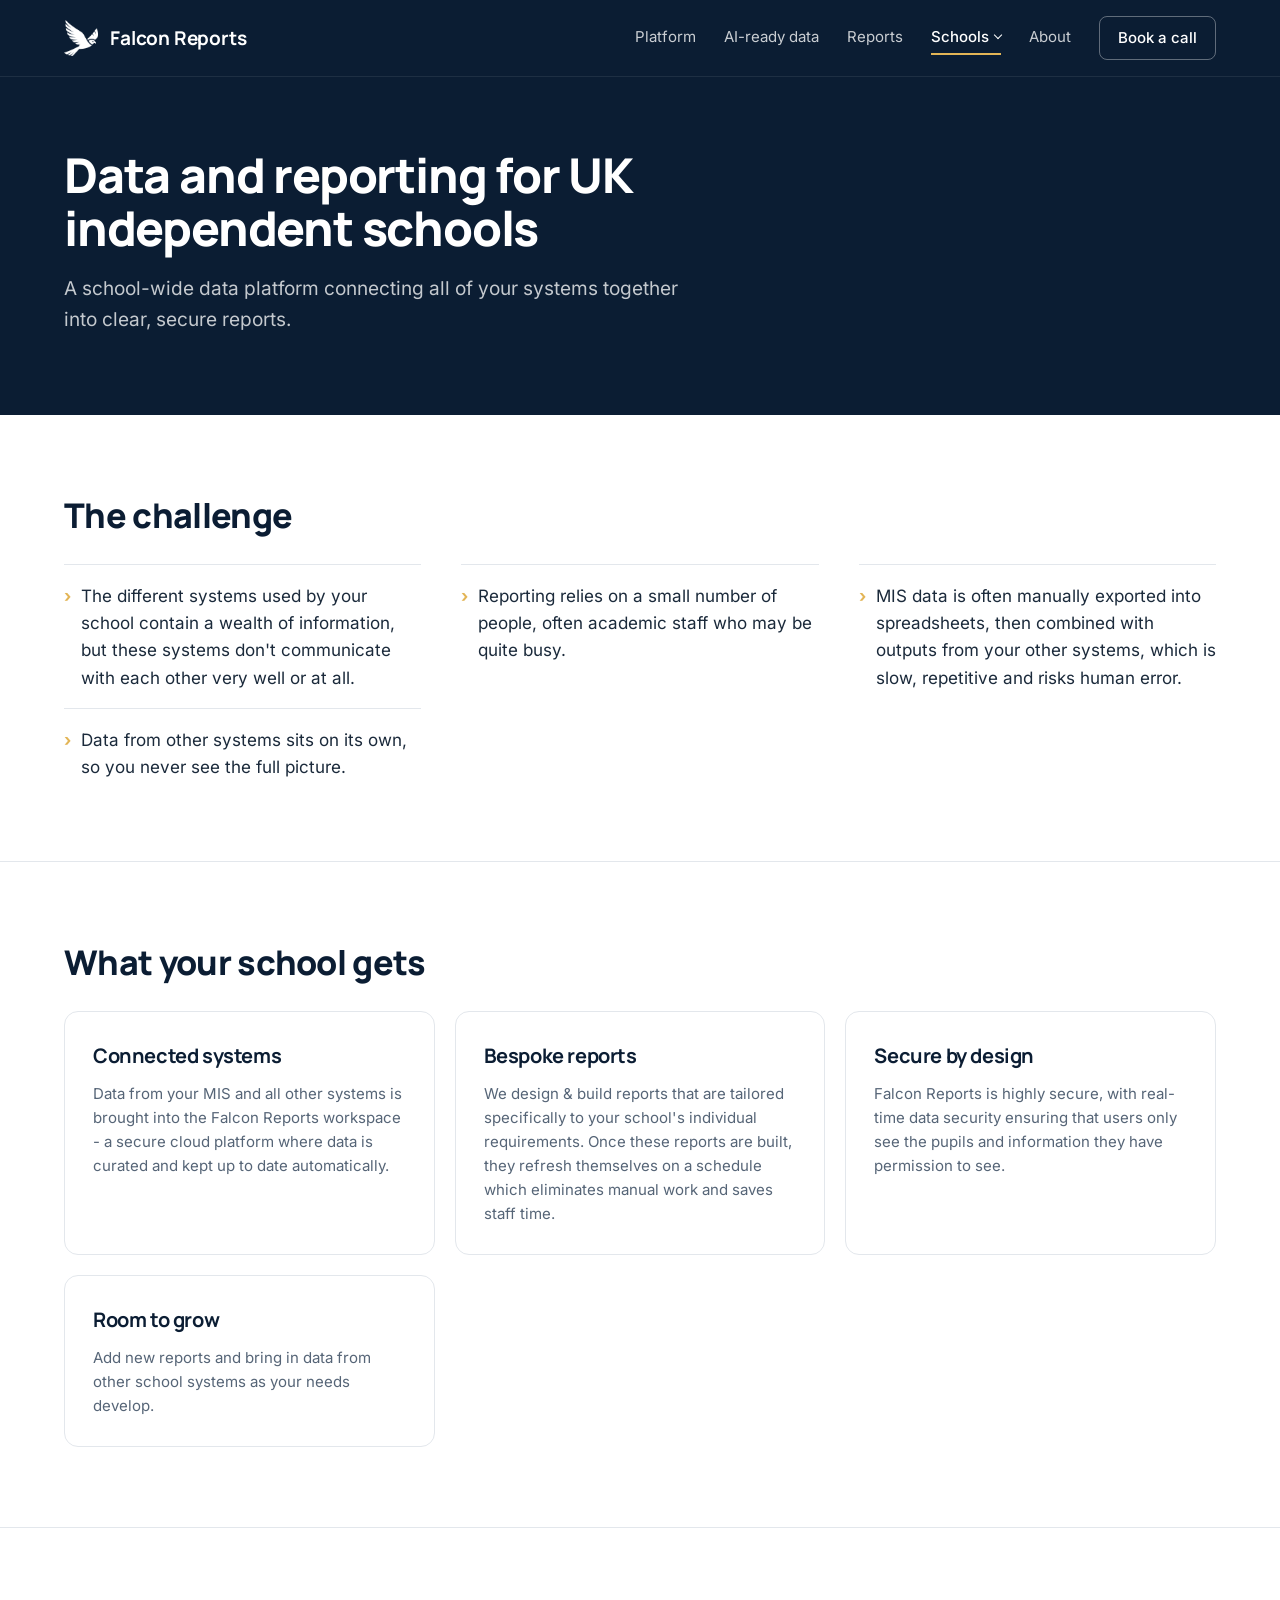
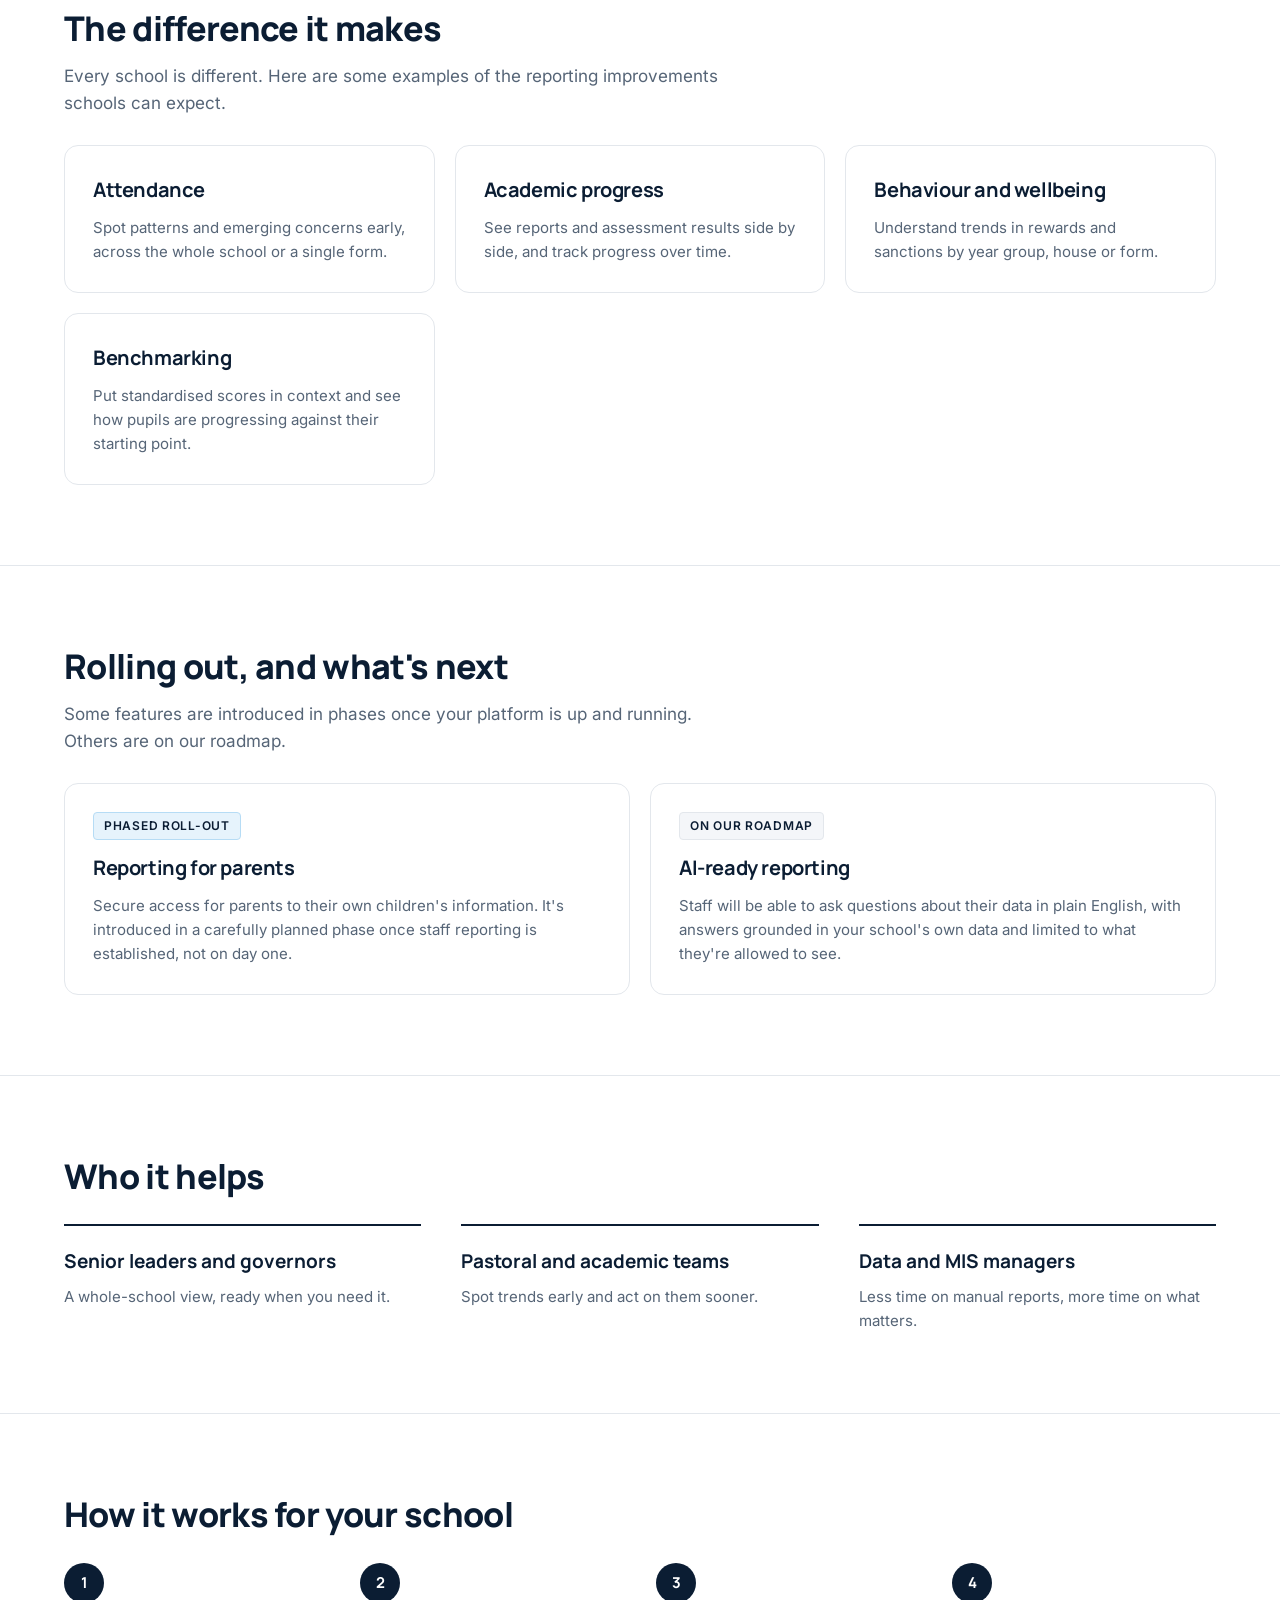
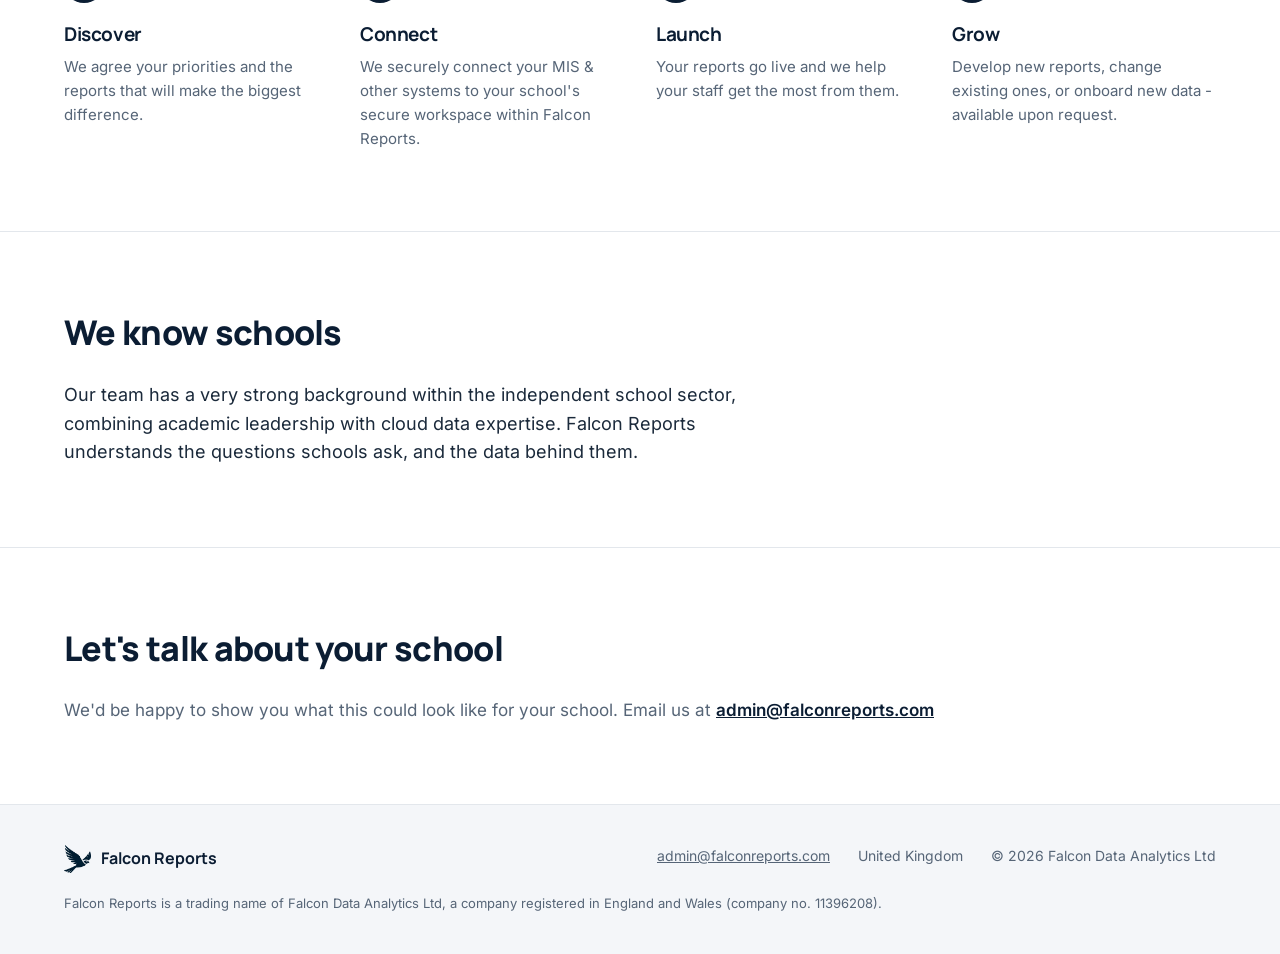
<file: uk-schools.html>
<!doctype html>
<html lang="en-GB">
  <head>
    <meta charset="UTF-8" />
    <meta name="viewport" content="width=device-width, initial-scale=1.0" />
    <meta name="description" content="School-wide data and reporting platforms for UK independent schools." />
    <meta name="theme-color" content="#0b1d33" />
    <title>UK schools | Falcon Reports</title>
    <link rel="preload" href="assets/fonts/inter-latin-wght-normal.woff2" as="font" type="font/woff2" crossorigin />
    <link rel="preload" href="assets/fonts/manrope-latin-wght-normal.woff2" as="font" type="font/woff2" crossorigin />
    <link rel="stylesheet" href="style.css" />

    <link rel="icon" href="favicon.ico" sizes="any" />
    <link rel="apple-touch-icon" sizes="180x180" href="assets/favicon/apple-touch-icon.png" />
    <link rel="icon" type="image/png" sizes="32x32" href="assets/favicon/favicon-32x32.png" />
    <link rel="icon" type="image/png" sizes="16x16" href="assets/favicon/favicon-16x16.png" />
    <link rel="manifest" href="assets/favicon/site.webmanifest" />
    <script src="script.js" defer></script>
  </head>
  <body>
    <header class="site-header">
      <div class="header-inner">
        <a href="index.html" class="brand">
          <img src="assets/falcon-logo-white.png" alt="" />
          <span>Falcon Reports</span>
        </a>
        <button class="nav-toggle" aria-label="Toggle navigation" aria-expanded="false" aria-controls="main-nav">
          <span></span>
          <span></span>
          <span></span>
        </button>
        <nav id="main-nav" aria-label="Main">
          <a href="platform.html">Platform</a>
          <a href="ai-ready-data.html">AI-ready data</a>
          <a href="reports.html">Reports</a>
          <div class="nav-dropdown">
            <button class="nav-dropdown-toggle is-current" aria-expanded="false" aria-controls="schools-menu">Schools</button>
            <ul class="nav-dropdown-menu" id="schools-menu">
              <li><a href="uk-schools.html" aria-current="page">UK schools</a></li>
              <li><a href="international-schools.html">International schools</a></li>
            </ul>
          </div>
          <a href="about.html">About</a>
          <a href="mailto:admin@falconreports.com" class="nav-cta">Book a call</a>
        </nav>
      </div>
    </header>

    <main>
      <section class="page-hero">
        <div class="section-inner">
          <h1>Data and reporting for UK independent schools</h1>
          <p>A school-wide data platform connecting all of your systems together into clear, secure reports.</p>
        </div>
      </section>

      <section class="problem">
        <div class="section-inner">
          <h2>The challenge</h2>
          <ul class="pain-grid">
            <li>The different systems used by your school contain a wealth of information, but these systems don't communicate with each other very well or at all.</li>
            <li>Reporting relies on a small number of people, often academic staff who may be quite busy.</li>
            <li>MIS data is often manually exported into spreadsheets, then combined with outputs from your other systems, which is slow, repetitive and risks human error.</li>
            <li>Data from other systems sits on its own, so you never see the full picture.</li>
          </ul>
        </div>
      </section>

      <section class="services">
        <div class="section-inner">
          <h2>What your school gets</h2>
          <div class="service-grid">
            <article class="service">
              <h3>Connected systems</h3>
              <p>Data from your MIS and all other systems is brought into the Falcon Reports workspace - a secure cloud platform where data is curated and kept up to date automatically.</p>
            </article>

            <article class="service">
              <h3>Bespoke reports</h3>
              <p>We design &amp; build reports that are tailored specifically to your school's individual requirements. Once these reports are built, they refresh themselves on a schedule which eliminates manual work and saves staff time.</p>
            </article>

            <article class="service">
              <h3>Secure by design</h3>
              <p>Falcon Reports is highly secure, with real-time data security ensuring that users only see the pupils and information they have permission to see.</p>
            </article>

            <article class="service">
              <h3>Room to grow</h3>
              <p>
                Add new reports and bring in data from other school systems as
                your needs develop.
              </p>
            </article>
          </div>
        </div>
      </section>

      <section class="services">
        <div class="section-inner">
          <h2>The difference it makes</h2>
          <p class="section-intro">
            Every school is different. Here are some examples of the reporting
            improvements schools can expect.
          </p>
          <div class="service-grid">
            <article class="service">
              <h3>Attendance</h3>
              <p>
                Spot patterns and emerging concerns early, across the whole
                school or a single form.
              </p>
            </article>

            <article class="service">
              <h3>Academic progress</h3>
              <p>
                See reports and assessment results side by side, and track
                progress over time.
              </p>
            </article>

            <article class="service">
              <h3>Behaviour and wellbeing</h3>
              <p>
                Understand trends in rewards and sanctions by year group, house
                or form.
              </p>
            </article>

            <article class="service">
              <h3>Benchmarking</h3>
              <p>
                Put standardised scores in context and see how pupils are
                progressing against their starting point.
              </p>
            </article>
          </div>
        </div>
      </section>

      <!-- SHOWCASE VIDEOS: hidden until the clips are re-recorded with the Kestrelmoor demo data. Remove these comment markers to show them.
      <section class="showcase">
        <div class="section-inner">
          <h2>See it in action</h2>
          <p class="section-intro">
            A quick look at the kind of reporting your staff will use every day.
          </p>
          <div class="showcase-grid">
            <figure class="showcase-item">
              <video autoplay muted loop playsinline controls preload="metadata"
                poster="assets/video/dashboard-poster.jpg"
                aria-label="Short demonstration of an interactive school dashboard">
                <source src="assets/video/dashboard.mp4" type="video/mp4" />
                <source src="assets/video/dashboard.webm" type="video/webm" />
              </video>
              <figcaption>Interactive dashboards</figcaption>
            </figure>

            <figure class="showcase-item">
              <video autoplay muted loop playsinline controls preload="metadata"
                poster="assets/video/report-poster.jpg"
                aria-label="Short demonstration of a printable pupil report">
                <source src="assets/video/report.mp4" type="video/mp4" />
                <source src="assets/video/report.webm" type="video/webm" />
              </video>
              <figcaption>Printable reports</figcaption>
            </figure>
          </div>
        </div>
      </section>
      -->

      <section class="roadmap">
        <div class="section-inner">
          <h2>Rolling out, and what's next</h2>
          <p class="section-intro">
            Some features are introduced in phases once your platform is up and
            running. Others are on our roadmap.
          </p>
          <div class="service-grid">
            <article class="service">
              <span class="roadmap-tag tag--phase">Phased roll-out</span>
              <h3>Reporting for parents</h3>
              <p>
                Secure access for parents to their own children's information.
                It's introduced in a carefully planned phase once staff
                reporting is established, not on day one.
              </p>
            </article>

            <article class="service">
              <span class="roadmap-tag">On our roadmap</span>
              <h3>AI-ready reporting</h3>
              <p>
                Staff will be able to ask questions about their data in plain
                English, with answers grounded in your school's own data and
                limited to what they're allowed to see.
              </p>
            </article>
          </div>
        </div>
      </section>

      <section class="audience">
        <div class="section-inner">
          <h2>Who it helps</h2>
          <dl class="diff-grid">
            <div class="diff-item">
              <dt>Senior leaders and governors</dt>
              <dd>A whole-school view, ready when you need it.</dd>
            </div>
            <div class="diff-item">
              <dt>Pastoral and academic teams</dt>
              <dd>Spot trends early and act on them sooner.</dd>
            </div>
            <div class="diff-item">
              <dt>Data and MIS managers</dt>
              <dd>Less time on manual reports, more time on what matters.</dd>
            </div>
          </dl>
        </div>
      </section>

      <section class="how">
        <div class="section-inner">
          <h2>How it works for your school</h2>
          <ol class="steps">
            <li class="step">
              <h3>Discover</h3>
              <p>
                We agree your priorities and the reports that will make the
                biggest difference.
              </p>
            </li>
            <li class="step">
              <h3>Connect</h3>
              <p>We securely connect your MIS &amp; other systems to your school's secure workspace within Falcon Reports.</p>
            </li>
            <li class="step">
              <h3>Launch</h3>
              <p>
                Your reports go live and we help your staff get the most from
                them.
              </p>
            </li>
            <li class="step">
              <h3>Grow</h3>
              <p>Develop new reports, change existing ones, or onboard new data - available upon request.</p>
            </li>
          </ol>
        </div>
      </section>

      <section class="experience">
        <div class="section-inner">
          <h2>We know schools</h2>
          <p class="lead">
            Our team has a very strong background within the independent school sector, combining academic leadership with cloud data expertise. 
            Falcon Reports understands the questions schools ask, and the data behind them.
          </p>
        </div>
      </section>

      <section class="contact">
        <div class="section-inner">
          <h2>Let's talk about your school</h2>
          <p>
            We'd be happy to show you what this could look like for your school.
            Email us at
            <a href="mailto:admin@falconreports.com" class="contact-email"
              >admin@falconreports.com</a
            >
          </p>
        </div>
      </section>
    </main>

    <footer class="site-footer">
      <div class="footer-inner">
        <p class="footer-brand"><img src="assets/falcon-logo-navy.png" alt="" />Falcon Reports</p>
        <p class="footer-meta">
          <a href="mailto:admin@falconreports.com">admin@falconreports.com</a>
          <span>United Kingdom</span>
          <span>&copy; 2026 Falcon Data Analytics Ltd</span>
        </p>
      </div>
      <p class="footer-legal">
        Falcon Reports is a trading name of Falcon Data Analytics Ltd, a company
        registered in England and Wales (company no. 11396208).
      </p>
    </footer>
  </body>
</html>
</file>
<file: style.css>
/* ==========================================================================
   Falcon Reports — site styles
   Fonts are self-hosted (assets/fonts, SIL Open Font Licence), so no visitor
   data is sent to a third-party font service.
   ========================================================================== */

@font-face {
  font-family: 'Inter';
  font-style: normal;
  font-weight: 100 900;
  font-display: swap;
  src: url('assets/fonts/inter-latin-wght-normal.woff2') format('woff2');
}

@font-face {
  font-family: 'Manrope';
  font-style: normal;
  font-weight: 200 800;
  font-display: swap;
  src: url('assets/fonts/manrope-latin-wght-normal.woff2') format('woff2');
}

/* Design tokens */
:root {
  --navy: #0b1d33;
  --navy-light: #13294a;
  --ink: #1b2a3b;
  --ink-soft: #3c4a5a;
  --muted: #566577;
  --line: #e3e7ec;
  --line-soft: #eef1f5;
  --subtle: #f4f6f9;
  --white: #ffffff;
  --gold: #e3b556; /* data going in */
  --sky: #7cc4f2; /* data coming out */
  --on-navy: rgba(255, 255, 255, 0.76);
  --max-width: 1200px;
  --display: 'Manrope', system-ui, sans-serif;
  --body: 'Inter', system-ui, sans-serif;
}

/* Reset */
*,
*::before,
*::after {
  box-sizing: border-box;
  margin: 0;
  padding: 0;
}

html {
  scroll-behavior: smooth;
}

body {
  font-family: var(--body);
  font-size: 16px;
  line-height: 1.6;
  color: var(--ink);
  background: var(--white);
  -webkit-font-smoothing: antialiased;
}

img,
video,
svg {
  display: block;
  max-width: 100%;
}

a {
  color: var(--navy);
}

a:hover {
  color: var(--navy-light);
}

ul,
ol {
  list-style: none;
}

h1,
h2,
h3 {
  font-family: var(--display);
  color: var(--navy);
  letter-spacing: -0.02em;
}

button {
  font: inherit;
}

:focus-visible {
  outline: 3px solid var(--sky);
  outline-offset: 2px;
}

.container,
.section-inner,
.hero-inner {
  max-width: var(--max-width);
  margin: 0 auto;
  padding: 0 24px;
}

.icon {
  width: 16px;
  height: 16px;
  flex: 0 0 auto;
  fill: none;
  stroke: currentColor;
  stroke-width: 2.2;
  stroke-linecap: round;
  stroke-linejoin: round;
}

/* ==========================================================================
   Header and navigation
   ========================================================================== */

.site-header {
  position: sticky;
  top: 0;
  z-index: 100;
  background: var(--navy);
  border-bottom: 1px solid rgba(255, 255, 255, 0.08);
}

.header-inner {
  max-width: var(--max-width);
  margin: 0 auto;
  padding: 16px 24px;
  display: flex;
  align-items: center;
  justify-content: space-between;
  gap: 16px;
}

.brand {
  display: flex;
  align-items: center;
  gap: 12px;
  text-decoration: none;
}

.brand img {
  height: 36px;
  width: auto;
}

.brand span {
  font-family: var(--display);
  font-weight: 700;
  font-size: 19px;
  color: var(--white);
  letter-spacing: -0.01em;
}

#main-nav {
  display: flex;
  align-items: center;
  gap: 28px;
}

#main-nav > a,
.nav-dropdown-toggle {
  color: rgba(255, 255, 255, 0.78);
  text-decoration: none;
  font-size: 15px;
  padding: 4px 0;
  border-bottom: 2px solid transparent;
}

#main-nav > a:hover,
.nav-dropdown-toggle:hover {
  color: var(--white);
}

#main-nav > a[aria-current='page'],
.nav-dropdown-toggle.is-current {
  color: var(--white);
  font-weight: 500;
  border-bottom-color: var(--gold);
}

#main-nav > a.nav-cta {
  display: inline-flex;
  align-items: center;
  min-height: 44px;
  padding: 0 18px;
  border: 1px solid rgba(255, 255, 255, 0.35);
  border-radius: 8px;
  color: var(--white);
  font-weight: 500;
}

#main-nav > a.nav-cta:hover {
  border-color: rgba(255, 255, 255, 0.8);
}

.nav-dropdown {
  position: relative;
}

.nav-dropdown-toggle {
  display: flex;
  align-items: center;
  gap: 6px;
  background: none;
  border-top: none;
  border-left: none;
  border-right: none;
  cursor: pointer;
}

.nav-dropdown-toggle::after {
  content: '';
  width: 6px;
  height: 6px;
  border-right: 1.5px solid currentColor;
  border-bottom: 1.5px solid currentColor;
  transform: translateY(-2px) rotate(45deg);
}

.nav-dropdown-menu {
  display: none;
  position: absolute;
  top: 100%;
  left: -16px;
  min-width: 200px;
  padding-top: 10px; /* bridges the gap so hover doesn't drop */
}

.nav-dropdown-menu::before {
  content: '';
  position: absolute;
  inset: 10px 0 0 0;
  background: var(--white);
  border-radius: 10px;
  box-shadow: 0 12px 30px rgba(0, 0, 0, 0.25);
  z-index: -1;
}

.nav-dropdown-menu a {
  display: block;
  padding: 10px 16px;
  color: var(--ink);
  text-decoration: none;
  font-size: 15px;
}

.nav-dropdown-menu li:first-child a {
  padding-top: 14px;
}

.nav-dropdown-menu li:last-child a {
  padding-bottom: 14px;
}

.nav-dropdown-menu a:hover,
.nav-dropdown-menu a[aria-current='page'] {
  background: var(--subtle);
}

@media (hover: hover) and (min-width: 901px) {
  .nav-dropdown:hover .nav-dropdown-menu {
    display: block;
  }
}

.nav-dropdown.is-open .nav-dropdown-menu {
  display: block;
}

.nav-toggle {
  display: none;
  flex-direction: column;
  justify-content: center;
  gap: 5px;
  width: 44px;
  height: 44px;
  padding: 10px;
  background: none;
  border: none;
  cursor: pointer;
}

.nav-toggle span {
  display: block;
  height: 2px;
  background: var(--white);
  transition:
    transform 0.2s,
    opacity 0.2s;
}

.nav-toggle[aria-expanded='true'] span:nth-child(1) {
  transform: translateY(7px) rotate(45deg);
}

.nav-toggle[aria-expanded='true'] span:nth-child(2) {
  opacity: 0;
}

.nav-toggle[aria-expanded='true'] span:nth-child(3) {
  transform: translateY(-7px) rotate(-45deg);
}

@media (max-width: 900px) {
  .nav-toggle {
    display: flex;
  }

  #main-nav {
    display: none;
    position: absolute;
    top: 100%;
    left: 0;
    right: 0;
    flex-direction: column;
    align-items: flex-start;
    gap: 6px;
    padding: 12px 24px 24px;
    background: var(--navy);
    border-bottom: 1px solid rgba(255, 255, 255, 0.12);
  }

  #main-nav.is-open {
    display: flex;
  }

  #main-nav > a,
  .nav-dropdown-toggle {
    padding: 8px 0;
  }

  #main-nav > a.nav-cta {
    margin-top: 8px;
  }

  .nav-dropdown-toggle::after {
    display: none;
  }

  .nav-dropdown-menu {
    display: block;
    position: static;
    padding: 0 0 0 16px;
  }

  .nav-dropdown-menu::before {
    display: none;
  }

  .nav-dropdown-menu a,
  .nav-dropdown-menu li:first-child a,
  .nav-dropdown-menu li:last-child a {
    padding: 6px 0;
    color: rgba(255, 255, 255, 0.78);
  }

  .nav-dropdown-menu a:hover,
  .nav-dropdown-menu a[aria-current='page'] {
    background: none;
    color: var(--white);
  }
}

/* ==========================================================================
   Shared building blocks
   ========================================================================== */

.section {
  padding: 96px 0;
}

.section--subtle {
  background: var(--subtle);
}

.section--navy {
  background: var(--navy);
  color: var(--white);
}

.section--navy h2,
.section--navy h3 {
  color: var(--white);
}

.section--flush-top {
  padding-top: 0;
}

.eyebrow {
  font-size: 13px;
  font-weight: 600;
  letter-spacing: 0.08em;
  text-transform: uppercase;
  color: var(--muted);
  margin-bottom: 14px;
}

.section--navy .eyebrow {
  color: var(--gold);
}

.section-head {
  max-width: 700px;
  margin-bottom: 48px;
}

.section-head h2,
.h2 {
  font-weight: 800;
  font-size: 40px;
  line-height: 1.15;
}

.section-head > p:not(.eyebrow) {
  margin-top: 16px;
  font-size: 17px;
  color: var(--muted);
}

.section--navy .section-head > p:not(.eyebrow) {
  color: var(--on-navy);
}

.section-head--row {
  max-width: none;
  display: flex;
  flex-wrap: wrap;
  align-items: flex-end;
  justify-content: space-between;
  gap: 24px;
}

.section-head--row > div {
  max-width: 640px;
}

.split {
  display: flex;
  flex-wrap: wrap;
  gap: 48px 72px;
}

.split > * {
  flex: 1 1 380px;
  min-width: 0;
}

.split--center {
  align-items: center;
}

.grid {
  display: grid;
  gap: 20px;
}

.grid--250 {
  grid-template-columns: repeat(auto-fit, minmax(min(250px, 100%), 1fr));
}

.grid--280 {
  grid-template-columns: repeat(auto-fit, minmax(min(280px, 100%), 1fr));
  gap: 40px;
}

.grid--300 {
  grid-template-columns: repeat(auto-fit, minmax(min(300px, 100%), 1fr));
}

.grid--340 {
  grid-template-columns: repeat(auto-fit, minmax(min(340px, 100%), 1fr));
  gap: 24px;
}

.card {
  background: var(--white);
  border: 1px solid var(--line);
  border-radius: 14px;
  padding: 28px;
}

.card h3 {
  font-weight: 700;
  font-size: 20px;
  margin-bottom: 8px;
}

.card p {
  font-size: 15px;
  color: var(--muted);
}

.card--big-num .num {
  font-family: var(--display);
  font-weight: 800;
  font-size: 40px;
  line-height: 1;
  color: #cbd2db;
  margin-bottom: 16px;
}

.ruled {
  border-top: 2px solid var(--navy);
  padding-top: 20px;
}

.ruled h3 {
  font-weight: 700;
  font-size: 20px;
  margin-bottom: 8px;
}

.ruled p {
  font-size: 15px;
  color: var(--muted);
}

.ruled--gold {
  border-top-color: var(--gold);
}

.tag {
  display: inline-block;
  font-size: 12px;
  font-weight: 600;
  letter-spacing: 0.06em;
  text-transform: uppercase;
  color: var(--navy);
  background: var(--subtle);
  border: 1px solid var(--line);
  border-radius: 4px;
  padding: 3px 10px;
  margin-bottom: 16px;
}

.check-list {
  display: flex;
  flex-direction: column;
  gap: 8px;
}

.check-list li {
  display: flex;
  gap: 10px;
  align-items: baseline;
  font-size: 15px;
}

.check-list li::before {
  content: '';
  flex: 0 0 auto;
  width: 12px;
  height: 7px;
  border-left: 2.5px solid var(--navy);
  border-bottom: 2.5px solid var(--navy);
  transform: translateY(-3px) rotate(-45deg);
}

/* Buttons */
.btn {
  display: inline-flex;
  align-items: center;
  gap: 10px;
  min-height: 50px;
  padding: 0 26px;
  border-radius: 8px;
  font-weight: 600;
  font-size: 16px;
  text-decoration: none;
  transition:
    background 0.2s,
    border-color 0.2s;
}

.btn-primary {
  background: var(--gold);
  color: var(--navy);
}

.btn-primary:hover {
  background: #edc673;
  color: var(--navy);
}

.btn-ghost {
  border: 1px solid rgba(255, 255, 255, 0.35);
  color: var(--white);
  font-weight: 500;
}

.btn-ghost:hover {
  border-color: rgba(255, 255, 255, 0.8);
  color: var(--white);
}

.btn-row {
  display: flex;
  flex-wrap: wrap;
  gap: 14px;
}

.link-arrow {
  display: inline-flex;
  align-items: center;
  gap: 8px;
  min-height: 44px;
  font-weight: 600;
  font-size: 16px;
  color: var(--navy);
}

.section--navy .link-arrow,
.hero .link-arrow {
  color: var(--white);
}

/* ==========================================================================
   Hero
   ========================================================================== */

.hero {
  background: var(--navy);
  color: var(--white);
  padding: 80px 0 96px;
}

.hero h1 {
  color: var(--white);
  font-weight: 800;
  font-size: 56px;
  line-height: 1.06;
  letter-spacing: -0.025em;
  margin-bottom: 24px;
}

.hero-lead {
  font-size: 19px;
  line-height: 1.65;
  color: var(--on-navy);
  max-width: 620px;
}

.hero-eyebrow {
  display: inline-flex;
  align-items: center;
  gap: 10px;
  font-size: 13px;
  font-weight: 600;
  letter-spacing: 0.08em;
  text-transform: uppercase;
  color: var(--gold);
  margin-bottom: 22px;
}

.hero-eyebrow::before {
  content: '';
  width: 24px;
  height: 2px;
  background: var(--gold);
}

.hero-intro {
  max-width: 760px;
  margin-bottom: 56px;
}

.hero-intro .hero-lead {
  margin-bottom: 36px;
}

.hero-split {
  display: flex;
  flex-wrap: wrap;
  align-items: center;
  gap: 56px 72px;
}

.hero-split > * {
  flex: 1 1 420px;
  min-width: 0;
}

.hero-split--bottom {
  align-items: flex-end;
}

/* ==========================================================================
   Home: interactive data-flow diagram
   Lines and dots are drawn by script.js from the positions of the pills.
   ========================================================================== */

.flow-box {
  border: 1px solid rgba(255, 255, 255, 0.12);
  border-radius: 20px;
  padding: 58px 28px 28px;
  background: rgba(255, 255, 255, 0.03);
}

.flow {
  position: relative;
  display: flex;
  align-items: center;
}

.flow-svg {
  position: absolute;
  inset: 0;
  width: 100%;
  height: 100%;
  overflow: visible;
  pointer-events: none;
}

.flow-col {
  position: relative;
  z-index: 1;
  min-width: 0;
}

.flow-label {
  position: absolute;
  top: -30px;
  left: 0;
  font-size: 12px;
  font-weight: 600;
  letter-spacing: 0.08em;
  text-transform: uppercase;
  color: rgba(255, 255, 255, 0.6);
}

.flow-src {
  flex: 1 1 230px;
  display: flex;
  flex-direction: column;
  gap: 6px;
}

.flow-gap {
  flex: 0 0 90px;
  align-self: stretch;
}

.flow-out {
  flex: 1 1 210px;
  display: flex;
  flex-direction: column;
  gap: 8px;
}

.flow-group {
  border: 1px solid rgba(255, 255, 255, 0.24);
  border-radius: 12px;
  padding: 8px;
  display: flex;
  flex-direction: column;
  gap: 6px;
  background: rgba(255, 255, 255, 0.03);
}

.flow-group-title {
  height: 20px;
  line-height: 20px;
  padding-left: 4px;
  font-family: var(--display);
  font-weight: 700;
  font-size: 13px;
  color: var(--white);
}

.pill {
  display: flex;
  align-items: center;
  justify-content: space-between;
  gap: 8px;
  width: 100%;
  min-height: 36px;
  padding: 6px 12px;
  border-radius: 8px;
  font-size: 14px;
  line-height: 1.3;
  text-align: left;
  cursor: pointer;
  background: rgba(255, 255, 255, 0.06);
  color: rgba(255, 255, 255, 0.88);
  border: 1px solid rgba(255, 255, 255, 0.18);
  transition:
    background 0.2s,
    border-color 0.2s,
    color 0.2s;
}

.pill:hover {
  color: var(--white);
  border-color: rgba(255, 255, 255, 0.4);
}

.pill--out {
  min-height: 44px;
  font-size: 15px;
}

.pill.is-selected {
  background: var(--gold);
  color: var(--navy);
  border-color: var(--gold);
  font-weight: 600;
}

.pill--out.is-selected {
  background: var(--sky);
  border-color: var(--sky);
}

.pill-tag {
  font-size: 11px;
  color: var(--gold);
  white-space: nowrap;
}

.pill.is-selected .pill-tag {
  color: var(--navy);
}

/* Every line stays lit: gold going in, sky blue coming out.
   The selected pill's own line is drawn bolder. */
.flow-line {
  fill: none;
  stroke: var(--gold);
  stroke-width: 1.6;
  opacity: 0.85;
  transition:
    stroke-width 0.2s,
    opacity 0.2s;
}

.flow-line--out {
  stroke: var(--sky);
}

.flow-line.is-active {
  stroke-width: 3.5;
  opacity: 1;
}

.flow-dot {
  fill: var(--gold);
}

.flow-dot--out {
  fill: var(--sky);
}

/* Platform card */
.flow-platform {
  flex: 1.2 1 280px;
  background: var(--white);
  color: var(--ink);
  border-radius: 16px;
  padding: 22px;
  box-shadow: 0 30px 80px rgba(0, 0, 0, 0.4);
  display: flex;
  flex-direction: column;
  gap: 10px;
}

.platform-title {
  display: flex;
  align-items: center;
  gap: 10px;
  margin-bottom: 6px;
  font-family: var(--display);
  font-weight: 800;
  font-size: 17px;
  color: var(--navy);
}

.platform-title img {
  height: 26px;
  width: auto;
}

.platform-stage {
  display: flex;
  align-items: center;
  gap: 14px;
  padding: 12px 14px;
  border-radius: 10px;
  background: var(--subtle);
  animation: stage-glow 4.5s ease-in-out infinite;
}

.platform-stage:nth-of-type(2) {
  animation-delay: 1.5s;
}

.platform-stage:nth-of-type(3) {
  animation-delay: 3s;
}

@keyframes stage-glow {
  0%,
  100% {
    background: var(--subtle);
    box-shadow: none;
  }
  12%,
  28% {
    background: #fbf1dc;
    box-shadow: 0 0 0 2px var(--gold);
  }
}

.platform-stage .stage-icon {
  flex: 0 0 auto;
  width: 36px;
  height: 36px;
  border-radius: 8px;
  background: var(--navy);
  color: var(--white);
  display: flex;
  align-items: center;
  justify-content: center;
}

.stage-icon svg {
  width: 18px;
  height: 18px;
  fill: none;
  stroke: currentColor;
  stroke-width: 1.8;
  stroke-linecap: round;
  stroke-linejoin: round;
}

.platform-stage strong {
  display: block;
  font-family: var(--display);
  font-size: 15px;
  color: var(--navy);
}

.platform-stage span {
  font-size: 13px;
  color: var(--muted);
}

.platform-secure {
  display: flex;
  align-items: center;
  justify-content: center;
  gap: 8px;
  padding: 9px;
  border-radius: 10px;
  border: 1px dashed #cbd2db;
  font-size: 13px;
  font-weight: 600;
  color: var(--navy);
}

.platform-secure svg {
  width: 14px;
  height: 14px;
  fill: none;
  stroke: currentColor;
  stroke-width: 2;
}

/* Outcome card under the outputs */
.flow-outcome {
  position: absolute;
  top: calc(100% + 14px);
  left: 0;
  right: 0;
  display: flex;
  flex-direction: column;
  align-items: center;
  gap: 10px;
}

.flow-outcome svg {
  width: 18px;
  height: 26px;
  fill: none;
  stroke: var(--sky);
  stroke-width: 2;
  stroke-linecap: round;
  stroke-linejoin: round;
}

.outcome-card {
  width: 100%;
  border-radius: 12px;
  padding: 16px 18px;
  background: var(--sky);
  color: var(--navy);
}

.outcome-card strong {
  display: block;
  font-family: var(--display);
  font-weight: 800;
  font-size: 17px;
  line-height: 1.25;
  margin-bottom: 4px;
}

.outcome-card span {
  font-size: 14px;
  line-height: 1.45;
}

.flow-detail {
  margin-top: 22px;
  padding: 18px 20px;
  border-radius: 12px;
  background: rgba(255, 255, 255, 0.06);
  display: flex;
  flex-wrap: wrap;
  align-items: baseline;
  gap: 6px 20px;
}

.flow-detail strong {
  font-family: var(--display);
  font-size: 16px;
  color: var(--sky);
}

.flow-detail span {
  flex: 1 1 360px;
  font-size: 15px;
  color: rgba(255, 255, 255, 0.82);
}

/* Phones and small tablets: the diagram runs top to bottom */
@media (max-width: 980px) {
  .flow-box {
    padding: 52px 16px 20px;
  }

  .flow {
    flex-direction: column;
    align-items: stretch;
  }

  .flow-gap {
    flex: 0 0 96px;
    align-self: auto;
  }

  .flow-src {
    display: grid;
    grid-template-columns: repeat(2, minmax(0, 1fr));
  }

  .flow-src .flow-group {
    grid-column: 1 / -1;
    display: grid;
    grid-template-columns: repeat(2, minmax(0, 1fr));
  }

  .flow-src .flow-group-title {
    grid-column: 1 / -1;
  }

  .flow-src .pill {
    min-height: 40px;
    padding: 8px 10px;
    font-size: 13px;
  }

  .flow-out {
    margin-top: 46px;
  }

  .flow-outcome {
    position: static;
    margin-top: 6px;
  }
}

/* ==========================================================================
   Home: other sections
   ========================================================================== */

.numbered-list {
  display: grid;
  grid-template-columns: repeat(auto-fit, minmax(min(240px, 100%), 1fr));
}

.numbered-list li {
  padding: 24px 24px 24px 0;
  border-top: 1px solid var(--line);
  font-size: 17px;
}

.numbered-list .num {
  display: block;
  font-family: var(--display);
  font-weight: 700;
  font-size: 14px;
  color: var(--muted);
  margin-bottom: 8px;
}

.lead-muted {
  font-size: 17px;
  color: var(--muted);
  margin-top: 18px;
}

.feature-card {
  display: flex;
  flex-direction: column;
  border: 1px solid var(--line);
  border-radius: 16px;
  overflow: hidden;
  text-decoration: none;
  color: var(--ink);
  transition:
    border-color 0.2s,
    box-shadow 0.2s;
}

.feature-card:hover {
  border-color: var(--navy);
  box-shadow: 0 8px 24px rgba(11, 29, 51, 0.08);
  color: var(--ink);
}

.feature-visual {
  height: 265px;
  padding: 28px;
  display: flex;
  flex-direction: column;
  justify-content: center;
  gap: 12px;
  background: var(--subtle);
}

.feature-visual--image {
  padding: 24px 24px 0;
  justify-content: flex-end;
}

.feature-visual--image img {
  width: 100%;
  height: 240px;
  object-fit: cover;
  object-position: top left;
  border-radius: 8px 8px 0 0;
  border: 1px solid var(--line);
  border-bottom: none;
}

.feature-visual--navy {
  background: var(--navy);
}

.feature-body {
  padding: 28px;
  display: flex;
  flex-direction: column;
  gap: 10px;
}

.feature-body h3 {
  font-weight: 700;
  font-size: 24px;
}

.feature-body p {
  font-size: 15px;
  color: var(--muted);
}

.feature-body .more {
  display: inline-flex;
  align-items: center;
  gap: 8px;
  margin-top: 4px;
  font-weight: 600;
  font-size: 15px;
  color: var(--navy);
}

.bubble {
  max-width: 85%;
  padding: 12px 16px;
  font-size: 14px;
}

.bubble--q {
  align-self: flex-end;
  border-radius: 14px 14px 4px 14px;
  background: var(--gold);
  color: var(--navy);
  font-weight: 500;
}

.bubble--a {
  align-self: flex-start;
  border-radius: 14px 14px 14px 4px;
  background: rgba(255, 255, 255, 0.1);
  color: var(--white);
}

.illustration-note {
  font-size: 12px;
  color: rgba(255, 255, 255, 0.6);
}

.table-chip {
  display: flex;
  justify-content: space-between;
  padding: 12px 16px;
  background: var(--white);
  border: 1px solid var(--line);
  border-radius: 8px;
  font-family: var(--display);
  font-size: 14px;
}

.table-chip strong {
  color: var(--navy);
}

.table-chip span {
  color: var(--muted);
}

/* Nested access diagram */
.nest {
  border: 1px solid rgba(255, 255, 255, 0.18);
  border-radius: 16px;
  padding: 20px;
}

.nest .nest {
  border-color: rgba(255, 255, 255, 0.24);
  border-radius: 12px;
  padding: 18px;
  background: rgba(255, 255, 255, 0.04);
}

.nest .nest .nest {
  border-radius: 10px;
  padding: 16px;
}

.nest-label {
  font-size: 13px;
  color: rgba(255, 255, 255, 0.7);
  margin-bottom: 12px;
}

.nest-label strong {
  color: var(--white);
}

.nest-pupils {
  display: flex;
  flex-wrap: wrap;
  gap: 8px;
}

.nest-pupils span {
  padding: 8px 12px;
  border-radius: 8px;
  background: rgba(255, 255, 255, 0.1);
  font-size: 13px;
}

.nest-pupils .is-highlight {
  background: var(--gold);
  color: var(--navy);
  font-weight: 600;
}

/* CTA band */
.cta-band {
  background: var(--navy);
  color: var(--white);
  border-radius: 20px;
  padding: 56px;
  display: flex;
  flex-wrap: wrap;
  align-items: center;
  justify-content: space-between;
  gap: 32px;
}

.cta-band > div:first-child {
  flex: 1 1 420px;
  min-width: 0;
}

.cta-band h2 {
  color: var(--white);
  font-weight: 800;
  font-size: 34px;
  line-height: 1.2;
  margin-bottom: 12px;
}

.cta-band p {
  color: var(--on-navy);
  font-size: 17px;
}

.cta-actions {
  display: flex;
  flex-direction: column;
  align-items: flex-start;
  gap: 12px;
}

.cta-actions .email {
  color: rgba(255, 255, 255, 0.8);
  font-size: 15px;
}

/* ==========================================================================
   Platform page
   ========================================================================== */

.tick-panel {
  display: flex;
  flex-direction: column;
  gap: 12px;
}

.tick-panel li {
  display: flex;
  align-items: center;
  gap: 14px;
  padding: 16px 18px;
  border-radius: 12px;
  border: 1px solid rgba(255, 255, 255, 0.14);
  font-size: 15px;
  color: rgba(255, 255, 255, 0.82);
}

.tick-panel svg {
  width: 22px;
  height: 22px;
  flex: 0 0 auto;
  fill: none;
  stroke: var(--gold);
  stroke-width: 2.4;
  stroke-linecap: round;
  stroke-linejoin: round;
}

.stage-row {
  display: flex;
  flex-wrap: wrap;
  gap: 24px 48px;
  padding: 40px 0;
  border-top: 1px solid var(--line);
}

.stage-name {
  flex: 0 1 260px;
  min-width: 0;
  display: flex;
  flex-direction: column;
  gap: 12px;
}

.stage-name .badge {
  width: 48px;
  height: 48px;
  border-radius: 50%;
  background: var(--navy);
  color: var(--white);
  display: flex;
  align-items: center;
  justify-content: center;
  font-family: var(--display);
  font-weight: 800;
  font-size: 18px;
}

.stage-name h3 {
  font-weight: 800;
  font-size: 28px;
}

.stage-name p {
  font-size: 16px;
  font-weight: 600;
  color: var(--ink-soft);
}

.stage-body {
  flex: 1.4 1 380px;
  min-width: 0;
  font-size: 17px;
}

.stage-for-you {
  flex: 1 1 260px;
  min-width: 0;
  border-radius: 12px;
  background: var(--subtle);
  padding: 20px 22px;
}

.stage-for-you .eyebrow {
  font-size: 12px;
  margin-bottom: 10px;
}

.who-table {
  flex: 1 1 460px;
  min-width: 0;
  border: 1px solid rgba(255, 255, 255, 0.14);
  border-radius: 16px;
  overflow: hidden;
}

.who-row {
  display: flex;
  justify-content: space-between;
  gap: 16px;
  padding: 16px 22px;
  border-top: 1px solid rgba(255, 255, 255, 0.1);
  font-size: 16px;
}

.who-row span:last-child {
  color: var(--gold);
  font-weight: 600;
  text-align: right;
}

.who-row--head {
  border-top: none;
  padding: 14px 22px;
  background: rgba(255, 255, 255, 0.06);
  font-size: 12px;
  font-weight: 600;
  letter-spacing: 0.08em;
  text-transform: uppercase;
  color: rgba(255, 255, 255, 0.65);
}

.who-row--head span:last-child {
  color: rgba(255, 255, 255, 0.65);
}

.icon-points {
  flex: 1 1 400px;
  min-width: 0;
  display: flex;
  flex-direction: column;
  gap: 22px;
}

.icon-points li {
  display: flex;
  gap: 16px;
}

.icon-points .icon-box {
  flex: 0 0 auto;
  width: 40px;
  height: 40px;
  border-radius: 10px;
  background: rgba(255, 255, 255, 0.08);
  color: var(--gold);
  display: flex;
  align-items: center;
  justify-content: center;
}

.icon-box svg {
  width: 20px;
  height: 20px;
  fill: none;
  stroke: currentColor;
  stroke-width: 1.8;
  stroke-linecap: round;
  stroke-linejoin: round;
}

.icon-points strong {
  display: block;
  font-weight: 600;
  font-size: 16px;
  margin-bottom: 4px;
}

.icon-points p {
  color: rgba(255, 255, 255, 0.72);
  font-size: 15px;
}

/* ==========================================================================
   AI-ready data page
   ========================================================================== */

.scatter {
  border: 1px dashed rgba(255, 255, 255, 0.28);
  border-radius: 16px;
  padding: 22px 22px 26px;
}

.scatter-label {
  font-size: 12px;
  font-weight: 600;
  letter-spacing: 0.08em;
  text-transform: uppercase;
  color: rgba(255, 255, 255, 0.6);
  margin-bottom: 16px;
}

.scatter-items {
  display: flex;
  flex-wrap: wrap;
  gap: 10px;
}

.scatter-items span {
  padding: 8px 12px;
  border-radius: 8px;
  background: rgba(255, 255, 255, 0.08);
  font-size: 13px;
}

.scatter-items span:nth-child(odd) {
  transform: rotate(-1.5deg);
}

.scatter-items span:nth-child(even) {
  transform: rotate(1.5deg);
}

.down-arrow {
  display: flex;
  justify-content: center;
  color: var(--gold);
}

.down-arrow svg {
  width: 28px;
  height: 28px;
  fill: none;
  stroke: currentColor;
  stroke-width: 2;
  stroke-linecap: round;
  stroke-linejoin: round;
}

.trusted {
  border-radius: 16px;
  padding: 22px;
  background: var(--white);
  color: var(--ink);
  box-shadow: 0 30px 80px rgba(0, 0, 0, 0.4);
}

.trusted .platform-title {
  font-size: 16px;
  margin-bottom: 14px;
}

.chip-row {
  display: flex;
  flex-wrap: wrap;
  gap: 8px;
}

.chip-row span {
  padding: 6px 12px;
  border-radius: 999px;
  background: var(--subtle);
  font-size: 13px;
  font-weight: 500;
}

.chip-row--dark {
  margin-top: 10px;
  padding-top: 12px;
  border-top: 1px solid var(--line-soft);
}

.chip-row--dark span {
  background: var(--navy);
  color: var(--white);
}

.need-card {
  display: flex;
  flex-direction: column;
  gap: 14px;
}

.need-card .need-head {
  display: flex;
  align-items: center;
  justify-content: space-between;
  gap: 12px;
}

.need-card h3 {
  margin: 0;
  font-size: 21px;
}

.need-card .stage-chip {
  font-size: 12px;
  font-weight: 600;
  padding: 4px 10px;
  border-radius: 999px;
  background: var(--navy);
  color: var(--white);
  white-space: nowrap;
}

.need-card .need-how {
  padding-top: 14px;
  border-top: 1px solid var(--line-soft);
}

.need-card .need-how li {
  color: var(--ink);
}

.arrow-list {
  display: flex;
  flex-direction: column;
  gap: 12px;
  margin-top: 24px;
}

.arrow-list li {
  display: flex;
  gap: 12px;
  align-items: baseline;
  font-size: 16px;
}

.arrow-list li::before {
  content: '›';
  color: var(--gold);
  font-weight: 700;
}

.chat {
  background: var(--white);
  color: var(--ink);
  border-radius: 16px;
  padding: 24px;
  box-shadow: 0 30px 80px rgba(0, 0, 0, 0.4);
  display: flex;
  flex-direction: column;
  gap: 14px;
}

.chat .q {
  align-self: flex-end;
  max-width: 88%;
  padding: 12px 16px;
  border-radius: 14px 14px 4px 14px;
  background: var(--navy);
  color: var(--white);
  font-size: 15px;
}

.chat .a {
  align-self: flex-start;
  max-width: 92%;
  padding: 14px 16px;
  border-radius: 14px 14px 14px 4px;
  background: var(--subtle);
  font-size: 15px;
}

.chat .a p:first-child {
  margin-bottom: 10px;
}

.chat-row {
  display: flex;
  justify-content: space-between;
  gap: 12px;
  padding: 6px 0;
  border-bottom: 1px solid var(--line);
  font-size: 14px;
}

.chat-row:last-of-type {
  border-bottom: none;
}

.chat-row span:last-child {
  color: var(--muted);
}

.chat .sources {
  font-size: 13px;
  color: var(--muted);
  margin-top: 10px;
}

.chat .note {
  font-size: 12px;
  color: var(--muted);
}

/* Compliance accordion */
.compliance {
  margin-top: 56px;
  border-radius: 16px;
  background: var(--subtle);
  border: 1px solid var(--line);
  padding: 36px;
  display: flex;
  flex-wrap: wrap;
  gap: 28px 56px;
}

.compliance-intro {
  flex: 1 1 320px;
  min-width: 0;
}

.compliance-intro h3 {
  font-weight: 800;
  font-size: 26px;
  line-height: 1.2;
  margin-bottom: 12px;
}

.compliance-intro p:last-child {
  color: var(--muted);
  font-size: 15px;
}

.accordion {
  flex: 1.3 1 420px;
  min-width: 0;
  display: flex;
  flex-direction: column;
  gap: 10px;
}

.accordion-item {
  background: var(--white);
  border: 1px solid var(--line);
  border-radius: 12px;
  overflow: hidden;
  transition: border-color 0.2s;
}

.accordion-item.is-open {
  border-color: var(--navy);
}

.accordion-item button {
  display: flex;
  align-items: center;
  justify-content: space-between;
  gap: 16px;
  width: 100%;
  min-height: 56px;
  padding: 14px 18px;
  background: none;
  border: none;
  text-align: left;
  cursor: pointer;
  color: var(--ink);
  font-size: 15px;
}

.accordion-item button strong {
  color: var(--navy);
}

.accordion-item button svg {
  width: 18px;
  height: 18px;
  flex: 0 0 auto;
  fill: none;
  stroke: var(--navy);
  stroke-width: 2.2;
  stroke-linecap: round;
  stroke-linejoin: round;
  transition: transform 0.2s;
}

.accordion-item.is-open button svg {
  transform: rotate(180deg);
}

.accordion-panel {
  padding: 0 18px 18px;
  border-top: 1px solid var(--line-soft);
}

.accordion-panel .eyebrow {
  font-size: 12px;
  margin: 14px 0 8px;
}

.accordion-panel li {
  color: var(--ink-soft);
}

/* ==========================================================================
   Reports page
   ========================================================================== */

.video-list {
  display: flex;
  flex-direction: column;
  gap: 96px;
}

.video-row {
  display: flex;
  flex-wrap: wrap;
  align-items: center;
  gap: 40px 64px;
}

.video-row--reverse {
  flex-direction: row-reverse;
}

.video-text {
  flex: 1 1 340px;
  min-width: 0;
  display: flex;
  flex-direction: column;
  gap: 16px;
}

.video-text .num {
  font-family: var(--display);
  font-weight: 800;
  font-size: 14px;
  color: var(--muted);
}

.video-text h2 {
  font-weight: 800;
  font-size: 32px;
  line-height: 1.2;
}

.video-text p {
  color: var(--ink-soft);
  font-size: 17px;
}

.who-chips {
  display: flex;
  flex-wrap: wrap;
  gap: 8px;
}

.who-chips li {
  font-size: 13px;
  padding: 5px 12px;
  border-radius: 999px;
  background: var(--subtle);
  border: 1px solid var(--line);
}

.video-figure {
  flex: 1.7 1 520px;
  min-width: 0;
}

.browser {
  border-radius: 14px;
  overflow: hidden;
  border: 1px solid var(--line);
  box-shadow: 0 20px 50px rgba(11, 29, 51, 0.12);
  background: var(--white);
}

.browser-bar {
  display: flex;
  align-items: center;
  gap: 8px;
  padding: 10px 14px;
  background: var(--line-soft);
  border-bottom: 1px solid var(--line);
  font-size: 12px;
  color: var(--muted);
}

.browser-bar i {
  width: 10px;
  height: 10px;
  border-radius: 50%;
  background: #cbd2db;
}

.browser-bar span {
  margin-left: 10px;
}

.browser video {
  width: 100%;
  aspect-ratio: 16 / 9;
  object-fit: cover;
  object-position: top left;
  background: var(--white);
}

.video-figure figcaption {
  font-size: 13px;
  color: var(--muted);
  margin-top: 10px;
}

.where-card {
  border: 1px solid var(--line);
  border-radius: 16px;
  padding: 36px;
  display: flex;
  flex-direction: column;
  gap: 12px;
}

.where-card .tag {
  align-self: flex-start;
  margin-bottom: 0;
  background: var(--white);
}

.where-card--subtle {
  background: var(--subtle);
}

.where-card h3 {
  font-weight: 700;
  font-size: 24px;
}

.where-card p:last-child {
  color: var(--muted);
  font-size: 15px;
}

/* ==========================================================================
   Existing inner pages (UK schools, International schools, About)
   These keep their original markup; the classes are restyled here.
   ========================================================================== */

.page-hero {
  background: var(--navy);
  color: var(--white);
  padding: 72px 0 80px;
}

.page-hero h1 {
  color: var(--white);
  font-weight: 800;
  font-size: 48px;
  line-height: 1.1;
  letter-spacing: -0.025em;
  max-width: 760px;
  margin-bottom: 18px;
}

.page-hero p {
  color: var(--on-navy);
  max-width: 620px;
  font-size: 19px;
  line-height: 1.65;
}

main > section:not(.page-hero):not(.section) {
  padding: 80px 0;
}

main > section:not(.page-hero):not(.section) + section:not(.section) {
  border-top: 1px solid var(--line);
}

main > section:not(.page-hero):not(.section) h2 {
  font-weight: 800;
  font-size: 34px;
  line-height: 1.2;
  margin-bottom: 28px;
}

.lead {
  font-size: 18px;
  max-width: 720px;
}

.section-intro {
  margin: -14px 0 28px;
  max-width: 680px;
  font-size: 17px;
  color: var(--muted);
}

.section-outro {
  margin-top: 28px;
  max-width: 680px;
  color: var(--muted);
}

.roadmap-tag {
  display: inline-block;
  font-size: 12px;
  font-weight: 600;
  letter-spacing: 0.06em;
  text-transform: uppercase;
  color: var(--navy);
  background: var(--subtle);
  border: 1px solid var(--line);
  border-radius: 4px;
  padding: 3px 10px;
  margin-bottom: 12px;
}

.service-grid {
  display: grid;
  grid-template-columns: repeat(auto-fit, minmax(min(300px, 100%), 1fr));
  gap: 20px;
}

.service {
  border: 1px solid var(--line);
  border-radius: 14px;
  padding: 28px;
}

.service h3 {
  font-weight: 700;
  font-size: 20px;
  margin-bottom: 10px;
}

.service p {
  color: var(--muted);
  font-size: 15px;
}

.service ul {
  margin-top: 12px;
}

.service ul li,
.pain-grid li {
  display: flex;
  align-items: baseline;
  gap: 10px;
  padding: 3px 0;
  font-size: 15px;
}

.service ul li::before,
.pain-grid li::before {
  content: '›';
  color: var(--gold);
  font-weight: 700;
  flex-shrink: 0;
}

.pain-grid {
  display: grid;
  grid-template-columns: repeat(auto-fit, minmax(min(300px, 100%), 1fr));
  gap: 16px 40px;
}

.pain-grid li {
  font-size: 17px;
  padding: 18px 0 0;
  border-top: 1px solid var(--line);
}

.diff-grid {
  display: grid;
  grid-template-columns: repeat(auto-fit, minmax(min(260px, 100%), 1fr));
  gap: 40px;
}

.diff-item {
  border-top: 2px solid var(--navy);
  padding-top: 20px;
}

.diff-item dt {
  font-family: var(--display);
  font-weight: 700;
  font-size: 19px;
  color: var(--navy);
  margin-bottom: 8px;
}

.diff-item dd {
  color: var(--muted);
  font-size: 15px;
}

.steps {
  display: grid;
  grid-template-columns: repeat(auto-fit, minmax(min(220px, 100%), 1fr));
  gap: 32px;
  counter-reset: step;
}

.step {
  counter-increment: step;
}

.step::before {
  content: counter(step);
  display: flex;
  align-items: center;
  justify-content: center;
  width: 40px;
  height: 40px;
  margin-bottom: 16px;
  border-radius: 50%;
  background: var(--navy);
  color: var(--white);
  font-family: var(--display);
  font-weight: 700;
  font-size: 15px;
}

.step h3 {
  font-weight: 700;
  font-size: 19px;
  margin-bottom: 6px;
}

.step p {
  color: var(--muted);
  font-size: 15px;
}

.contact p {
  color: var(--muted);
  font-size: 17px;
}

.contact-email {
  font-weight: 600;
}

/* Status tags: live from day one, phased roll-out, roadmap (default .tag / .roadmap-tag) */
.tag.tag--live {
  background: #eaf6ee;
  border-color: #bfe3c9;
}

.tag.tag--phase,
.roadmap-tag.tag--phase {
  background: #e6f3fc;
  border-color: #b6dcf5;
}

.showcase-grid {
  display: grid;
  gap: 32px;
}

.showcase-item video {
  width: 100%;
  border: 1px solid var(--line);
  border-radius: 14px;
  box-shadow: 0 20px 50px rgba(11, 29, 51, 0.12);
}

.showcase-item figcaption {
  margin-top: 10px;
  font-weight: 600;
  color: var(--navy);
}

/* ==========================================================================
   Footer
   ========================================================================== */

.site-footer {
  background: var(--subtle);
  border-top: 1px solid var(--line);
  padding: 40px 0;
}

.footer-inner {
  max-width: var(--max-width);
  margin: 0 auto;
  padding: 0 24px;
  display: flex;
  flex-wrap: wrap;
  justify-content: space-between;
  gap: 24px;
}

.footer-brand {
  display: flex;
  align-items: center;
  gap: 10px;
  font-family: var(--display);
  font-weight: 700;
  font-size: 16px;
  color: var(--navy);
}

.footer-brand img {
  height: 28px;
  width: auto;
}

.footer-meta {
  display: flex;
  flex-wrap: wrap;
  gap: 8px 28px;
  font-size: 14px;
  color: var(--muted);
}

.footer-meta a {
  color: var(--muted);
}

.footer-legal {
  max-width: var(--max-width);
  margin: 20px auto 0;
  padding: 0 24px;
  font-size: 13px;
  color: var(--muted);
}

/* ==========================================================================
   Small screens
   ========================================================================== */

@media (max-width: 640px) {
  .section,
  main > section:not(.page-hero):not(.section) {
    padding: 64px 0;
  }

  .section--flush-top {
    padding-top: 0;
  }

  .hero {
    padding: 56px 0 64px;
  }

  .hero h1 {
    font-size: 38px;
  }

  .hero-lead,
  .page-hero p {
    font-size: 17px;
  }

  .page-hero {
    padding: 56px 0 60px;
  }

  .page-hero h1 {
    font-size: 34px;
  }

  .section-head h2,
  .h2,
  main > section:not(.page-hero):not(.section) h2 {
    font-size: 30px;
  }

  .video-text h2 {
    font-size: 26px;
  }

  .cta-band {
    padding: 36px 24px;
  }

  .cta-band h2 {
    font-size: 28px;
  }

  .compliance {
    padding: 24px;
  }

  .where-card {
    padding: 28px;
  }

  .video-list {
    gap: 64px;
  }
}

@media (prefers-reduced-motion: reduce) {
  *,
  *::before,
  *::after {
    animation: none !important;
    transition: none !important;
  }

  html {
    scroll-behavior: auto;
  }
}
</file>
